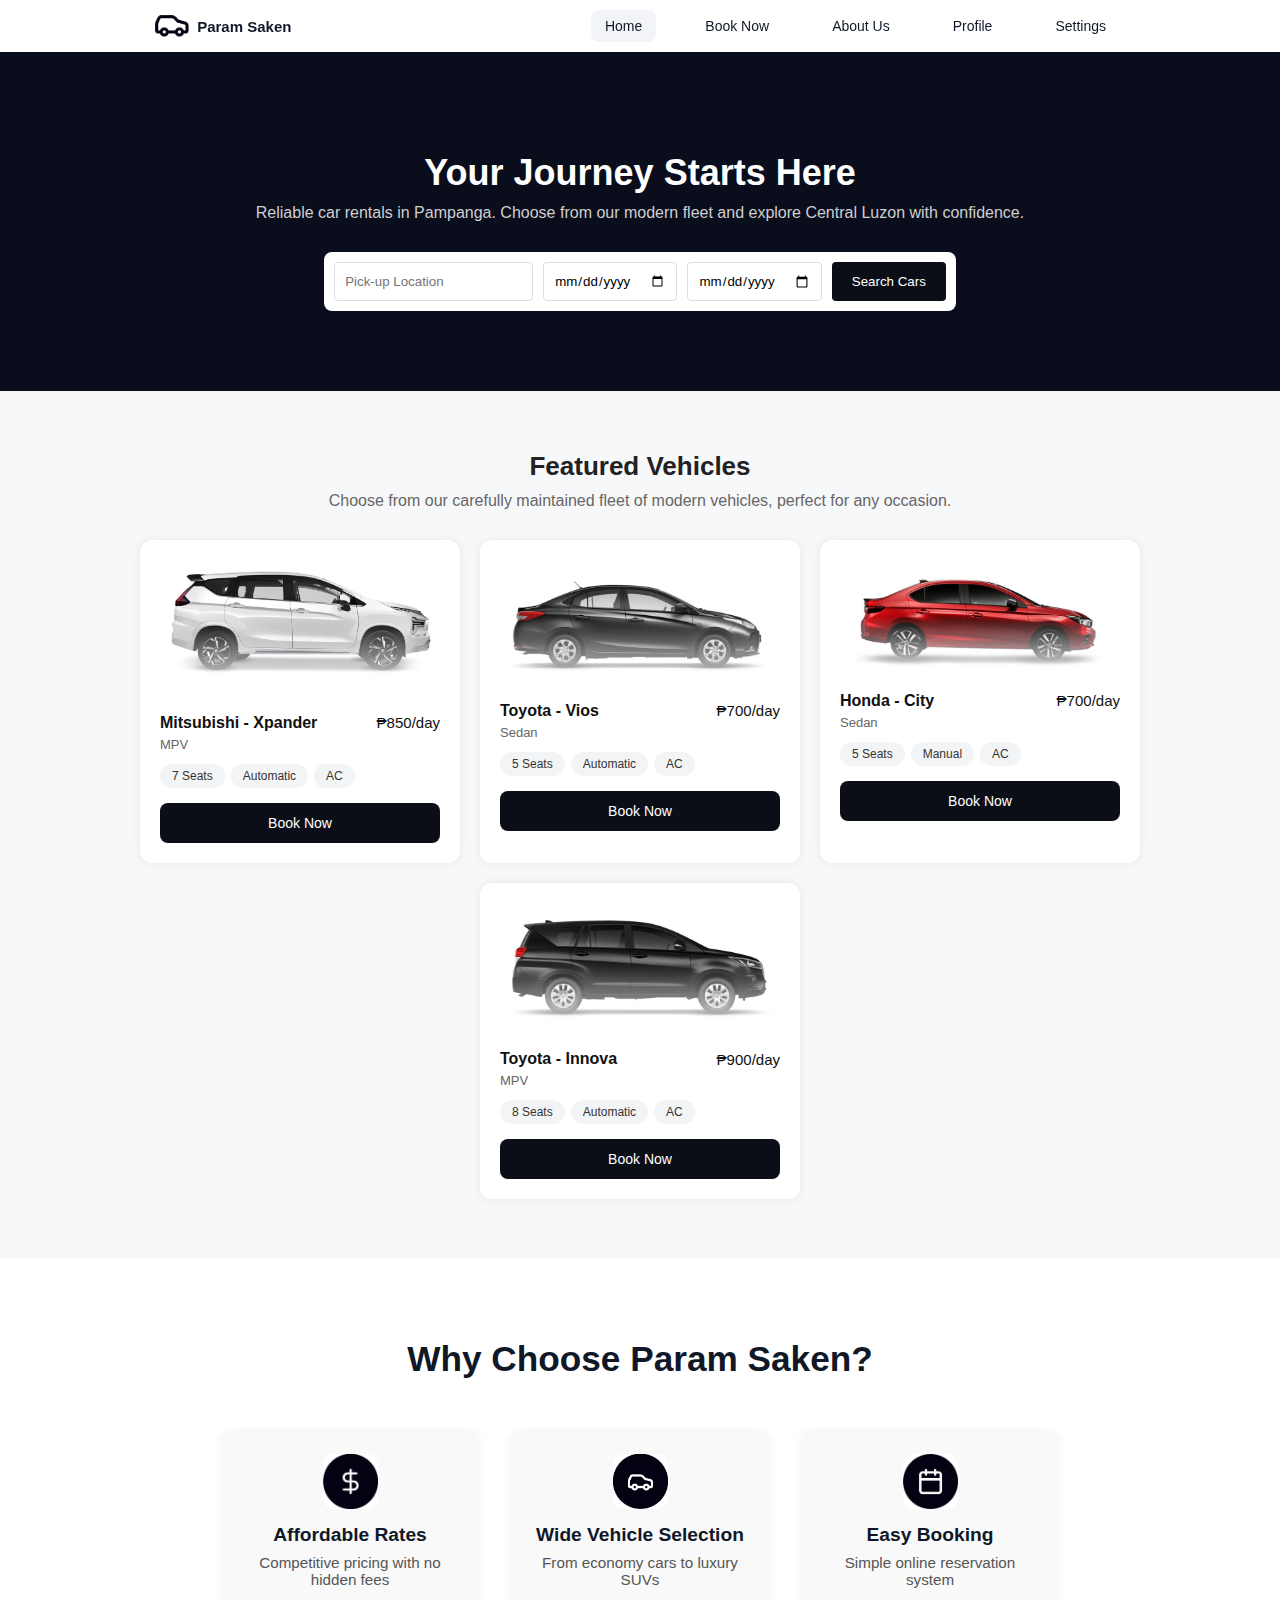
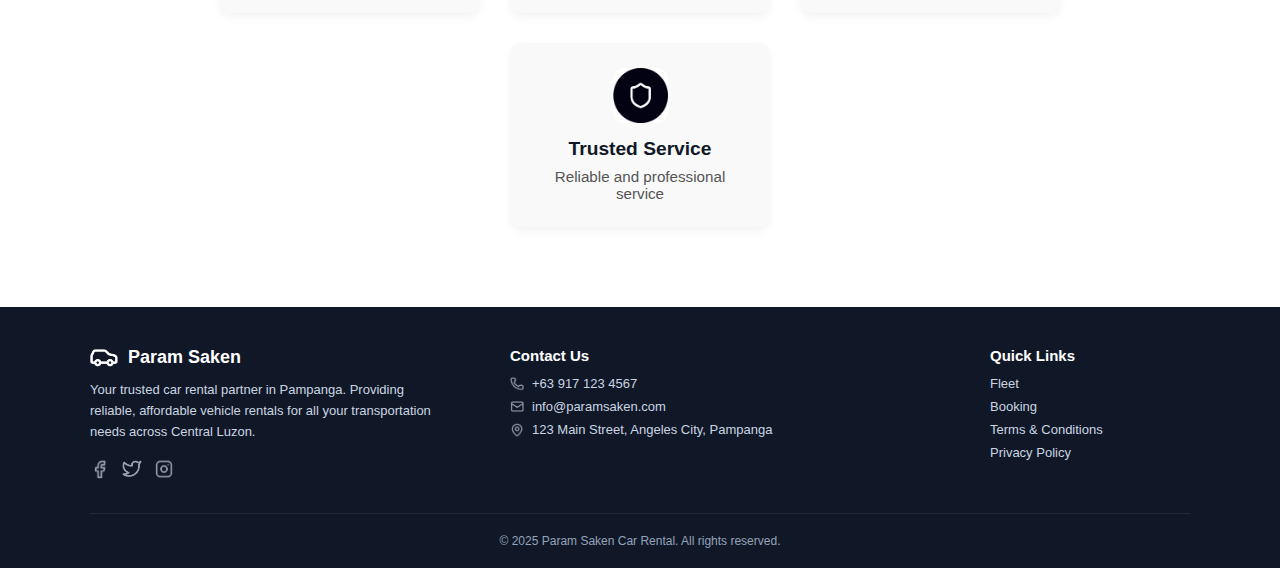
<file: index.html>
<!DOCTYPE html>
<html lang="en">
<head>
  <meta charset="UTF-8">
  <meta name="viewport" content="width=device-width, initial-scale=1.0">
  <title>Param Saken | Car Rentals</title>
  <link rel="stylesheet" href="style.css">
</head>
<body>
  <!-- Navbar -->

    <header class="navbar">
        <div class="logo">
            <img src="img/logoblacktransperent.png" alt="Param Saken Logo"> 
            <span>Param Saken</span>
        </div>
        <nav>
            <ul>
                <li><a href="index.html" class="active">Home</a></li>
                <li><a href="toyota.html">Book Now</a></li>
                <li><a href="about.html">About Us</a></li>
                <li><a href="profile.html">Profile</a></li>
                <li><a href="settings.html">Settings</a></li>
            </ul>
        </nav>
    </header>

    <div class="hamburger" id="hamburger">
  <span></span>
  <span></span>
  <span></span>
</div>


    


  <!-- Hero -->
  <section class="hero">
    <h1>Your Journey Starts Here</h1>
    <p>Reliable car rentals in Pampanga. Choose from our modern fleet and explore Central Luzon with confidence.</p>

    <div class="search-box">
      <input type="text" placeholder="Pick-up Location">
      <input type="date">
      <input type="date">
      <button>Search Cars</button>
    </div>
  </section>

  <!-- Featured Vehicles -->
  <section class="featured">
    <h2>Featured Vehicles</h2>
    <p>Choose from our carefully maintained fleet of modern vehicles, perfect for any occasion.</p>

    <div class="vehicle-list">
      
      <!-- Mitsubishi Xpander -->
      <div class="vehicle-card">
        <img src="img/XPANDER.jpg" alt="Mitsubishi Xpander">
        <div class="vehicle-header">
          <h3>Mitsubishi - Xpander</h3>
          <span class="price">₱850/day</span>
        </div>
        <p class="type">MPV</p>
        <div class="tags">
          <span>7 Seats</span>
          <span>Automatic</span>
          <span>AC</span>
        </div>
<a href="xpander.html" class="book-btn">Book Now</a>
      </div>

      <!-- Toyota Vios -->
      <div class="vehicle-card">
        <img src="img/TOYOTA VIOS.jpg" alt="Toyota Vios">
        <div class="vehicle-header">
          <h3>Toyota - Vios</h3>
          <span class="price">₱700/day</span>
        </div>
        <p class="type">Sedan</p>
        <div class="tags">
          <span>5 Seats</span>
          <span>Automatic</span>
          <span>AC</span>
        </div>
<a href="toyota.html" class="book-btn">Book Now</a>
      </div>

      <!-- Honda City -->
      <div class="vehicle-card">
        <img src="img/HONDACITY.jpg" alt="Honda City">
        <div class="vehicle-header">
          <h3>Honda - City</h3>
          <span class="price">₱700/day</span>
        </div>
        <p class="type">Sedan</p>
        <div class="tags">
          <span>5 Seats</span>
          <span>Manual</span>
          <span>AC</span>
        </div>
<a href="honda.html" class="book-btn">Book Now</a>
      </div>

      <!-- Toyota Innova -->
      <div class="vehicle-card">
        <img src="img/INNOVA.jpg" alt="Toyota Innova">
        <div class="vehicle-header">
          <h3>Toyota - Innova</h3>
          <span class="price">₱900/day</span>
        </div>
        <p class="type">MPV</p>
        <div class="tags">
          <span>8 Seats</span>
          <span>Automatic</span>
          <span>AC</span>
        </div>
<a href="innova.html" class="book-btn">Book Now</a>
      </div>

    </div>
  </section>

<!-- Why Choose (Home Page) -->
<section class="why-home">
  <h2>Why Choose Param Saken?</h2>
  <div class="features-home">
    <div class="feature-home">
      <img src="img/ratesabout.jpg" alt="Affordable Rates">
      <h4>Affordable Rates</h4>
      <p>Competitive pricing with no hidden fees</p>
    </div>
    <div class="feature-home">
      <img src="img/fleetindex.jpg" alt="Wide Vehicle Selection">
      <h4>Wide Vehicle Selection</h4>
      <p>From economy cars to luxury SUVs</p>
    </div>
    <div class="feature-home">
      <img src="img/bookingindex.jpg" alt="Easy Booking">
      <h4>Easy Booking</h4>
      <p>Simple online reservation system</p>
    </div>
    <div class="feature-home">
      <img src="img/serviceabout.jpg" alt="Trusted Service">
      <h4>Trusted Service</h4>
      <p>Reliable and professional service</p>
    </div>
  </div>
</section>

  <!-- Footer -->
<footer>
  <div class="footer-container">
    <!-- Left: Logo & About -->
    <div class="footer-about">
      <div class="footer-logo-text">
        <img src="img/logowhiteransparent.png" alt="Param Saken Logo" class="footer-logo">
        <span class="footer-brand">Param Saken</span>
      </div>
      <p>
        Your trusted car rental partner in Pampanga. Providing reliable, affordable vehicle rentals
        for all your transportation needs across Central Luzon.
      </p>
      <div class="footer-socials">
        <a href="#"><img src="img/fbfooter.png" alt="Facebook"></a>
        <a href="#"><img src="img/twitterfooter.png" alt="Twitter"></a>
        <a href="#"><img src="img/instagramfooter.png" alt="Instagram"></a>
      </div>
    </div>

    <!-- Center: Contact -->
    <div class="footer-contact">
      <h4>Contact Us</h4>
      <ul>
        <li><img src="img/contactfooter.png" alt="Phone"> +63 917 123 4567</li>
        <li><img src="img/inboxfooter.png" alt="Email"> info@paramsaken.com</li>
        <li><img src="img/locationfooter.png" alt="Location"> 123 Main Street, Angeles City, Pampanga</li>
      </ul>
    </div>

    <!-- Right: Links -->
    <div class="footer-links">
      <h4>Quick Links</h4>
      <ul>
        <li><a href="#">Fleet</a></li>
        <li><a href="#">Booking</a></li>
        <li><a href="#">Terms & Conditions</a></li>
        <li><a href="#">Privacy Policy</a></li>
      </ul>
    </div>
  </div>

  <div class="footer-bottom">
    <p>© 2025 Param Saken Car Rental. All rights reserved.</p>
  </div>
</footer>

</body>
</html>

<script>
  const hamburger = document.getElementById('hamburger');
  const menu = document.querySelector('.menu');

  hamburger.addEventListener('click', () => {
    menu.classList.toggle('active');
  });
</script>
</file>
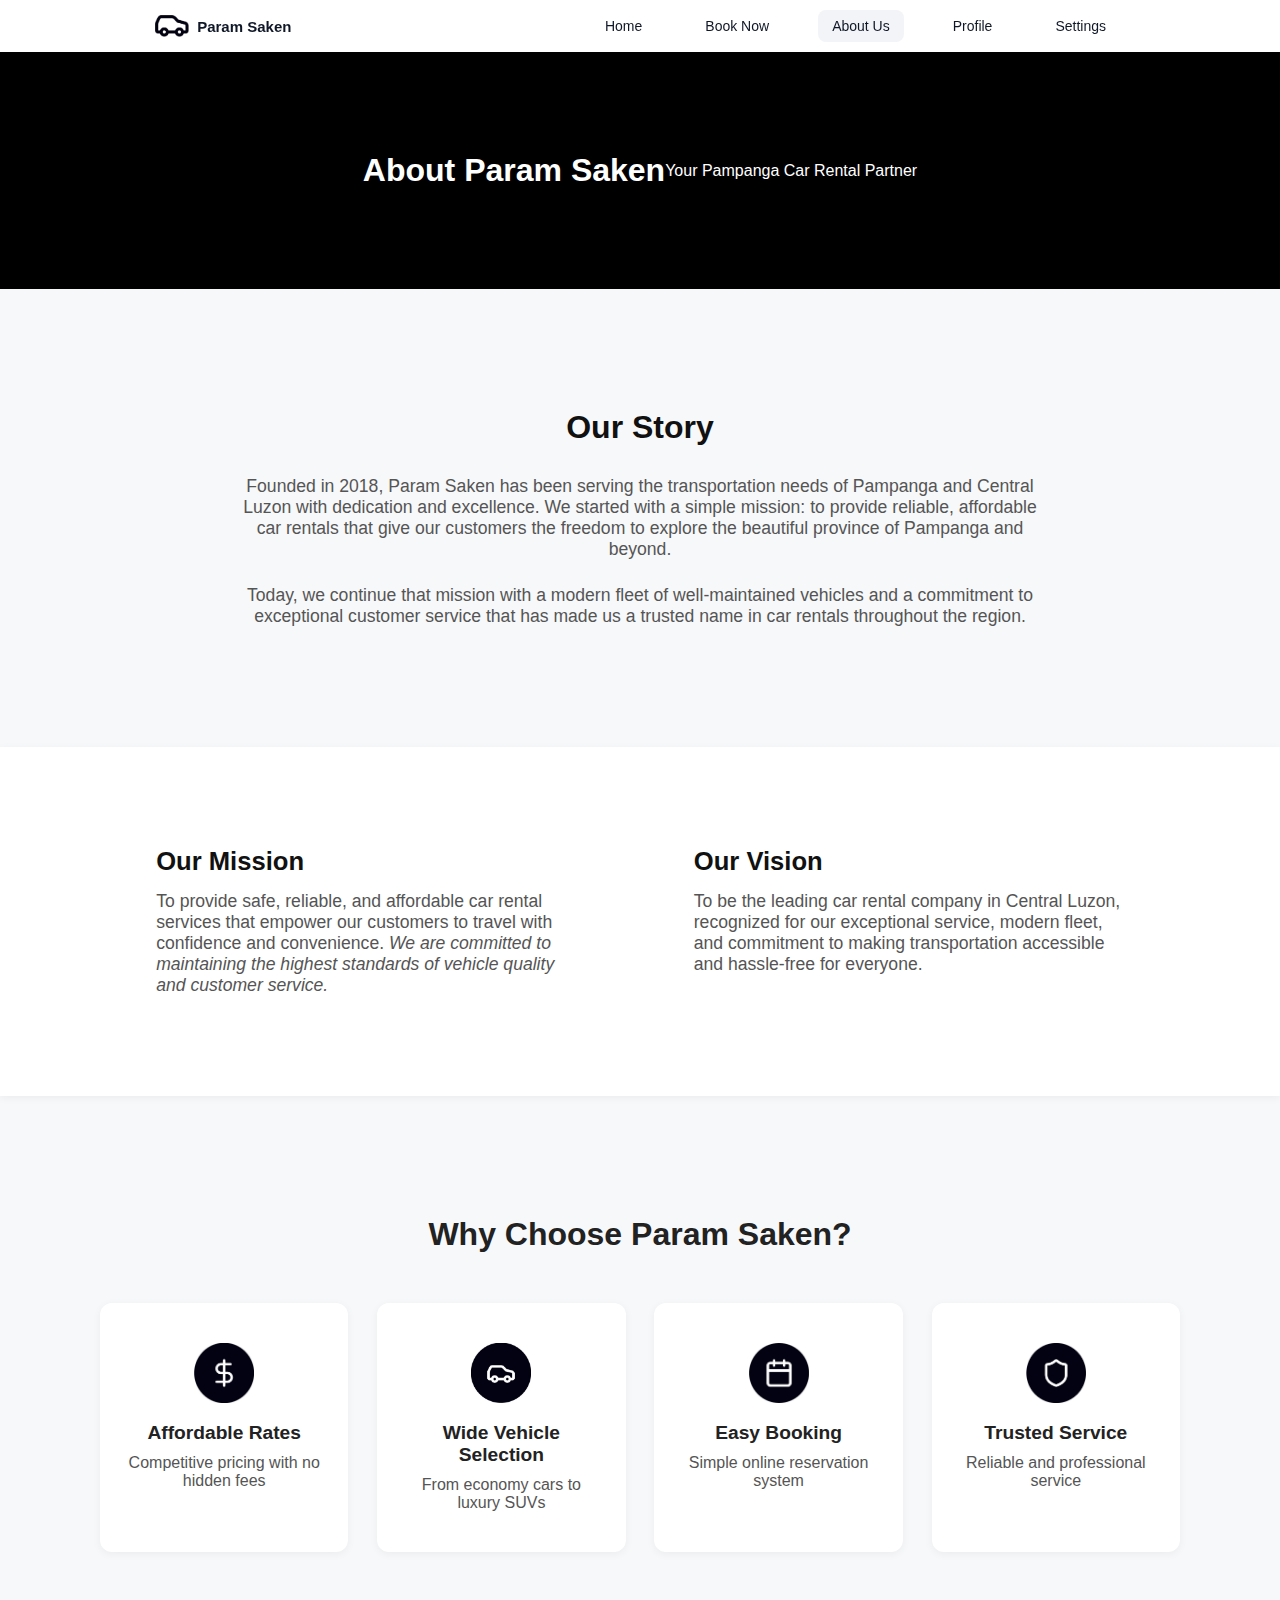
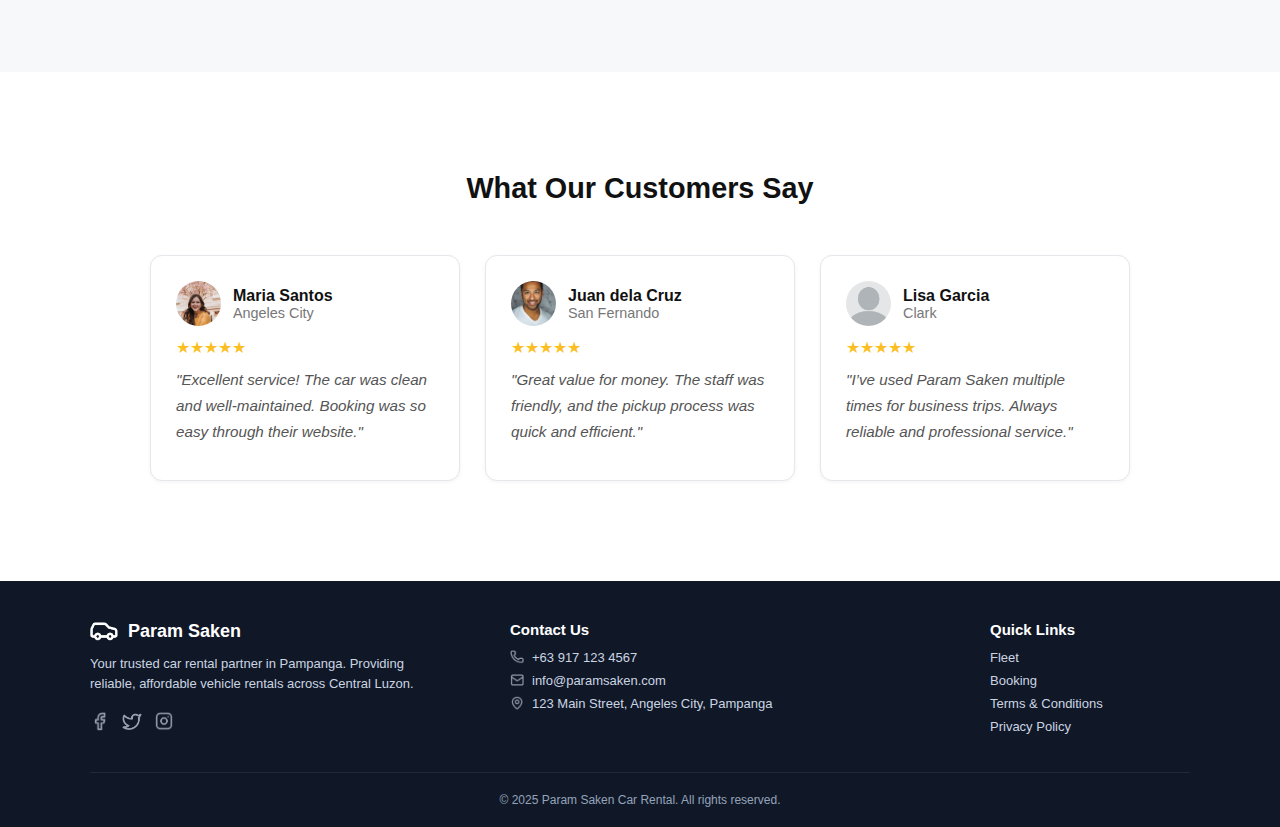
<file: about.html>
<!DOCTYPE html>
<html lang="en">
<head>
  <meta charset="UTF-8">
  <meta name="viewport" content="width=device-width, initial-scale=1.0">
  <title>About | Param Saken Car Rentals</title>
  <link rel="stylesheet" href="style.css">
</head>
<body>

  <!-- Navbar -->
  <header class="navbar">
    <div class="logo">
      <img src="img/logoblacktransperent.png" alt="Param Saken Logo">
      <span>Param Saken</span>
    </div>
    <nav>
      <ul>
        <li><a href="index.html">Home</a></li>
        <li><a href="#">Book Now</a></li>
        <li><a href="#" class="active">About Us</a></li>
        <li><a href="#">Profile</a></li>
        <li><a href="#">Settings</a></li>
      </ul>
    </nav>
  </header>

  <!-- About Header -->
  <section class="about-header">
    <h1>About Param Saken</h1>
    <p>Your Pampanga Car Rental Partner</p>
  </section>

  <!-- Our Story -->
  <section class="about-story">
    <h2>Our Story</h2>
    <p>
      Founded in 2018, Param Saken has been serving the transportation needs of Pampanga and Central Luzon with dedication and excellence. 
      We started with a simple mission: to provide reliable, affordable car rentals that give our customers the freedom to explore the beautiful province of Pampanga and beyond.
    </p>
    <p>
      Today, we continue that mission with a modern fleet of well-maintained vehicles and a commitment to exceptional customer service that has made us a trusted name in car rentals throughout the region.
    </p>
  </section>

  <!-- Mission & Vision -->
  <section class="mission-vision">
    <div class="mv-item">
      <h3>Our Mission</h3>
      <p>
        To provide safe, reliable, and affordable car rental services that empower our customers to travel with confidence and convenience. 
        <em>We are committed to maintaining the highest standards of vehicle quality and customer service.</em>
      </p>
    </div>
    <div class="mv-item">
      <h3>Our Vision</h3>
      <p>
        To be the leading car rental company in Central Luzon, recognized for our exceptional service, modern fleet, and commitment to making transportation accessible and hassle-free for everyone.
      </p>
    </div>
  </section>

  <!-- Why Choose -->
  <section class="why">
    <h2>Why Choose Param Saken?</h2>
    <div class="features">
      <div class="feature">
        <img src="img/ratesabout.jpg" alt="Affordable Rates">
        <h4>Affordable Rates</h4>
        <p>Competitive pricing with no hidden fees</p>
      </div>
      <div class="feature">
        <img src="img/fleetindex.jpg" alt="Wide Vehicle Selection">
        <h4>Wide Vehicle Selection</h4>
        <p>From economy cars to luxury SUVs</p>
      </div>
      <div class="feature">
        <img src="img/bookingindex.jpg" alt="Easy Booking">
        <h4>Easy Booking</h4>
        <p>Simple online reservation system</p>
      </div>
      <div class="feature">
        <img src="img/serviceabout.jpg" alt="Trusted Service">
        <h4>Trusted Service</h4>
        <p>Reliable and professional service</p>
      </div>
    </div>
  </section>

  <!-- Testimonials -->
<section class="testimonials">
  <h2>What Our Customers Say</h2>
  <div class="testimonial-list">
    <div class="testimonial">
      <div class="testimonial-header">
        <img src="img/lisa.jpg" alt="Maria Santos">
        <div>
          <h4>Maria Santos</h4>
          <p>Angeles City</p>
        </div>
      </div>
      <div class="stars">★★★★★</div>
      <p class="quote">"Excellent service! The car was clean and well-maintained. Booking was so easy through their website."</p>
    </div>

    <div class="testimonial">
      <div class="testimonial-header">
        <img src="img/juan.jpg" alt="Juan dela Cruz">
        <div>
          <h4>Juan dela Cruz</h4>
          <p>San Fernando</p>
        </div>
      </div>
      <div class="stars">★★★★★</div>
      <p class="quote">"Great value for money. The staff was friendly, and the pickup process was quick and efficient."</p>
    </div>

    <div class="testimonial">
      <div class="testimonial-header">
        <img src="img/mona.jpg" alt="Lisa Garcia">
        <div>
          <h4>Lisa Garcia</h4>
          <p>Clark</p>
        </div>
      </div>
      <div class="stars">★★★★★</div>
      <p class="quote">"I’ve used Param Saken multiple times for business trips. Always reliable and professional service."</p>
    </div>
  </div>
</section>


  <!-- Footer -->
  <footer>
    <div class="footer-container">
      <div class="footer-about">
        <div class="footer-logo-text">
          <img src="img/logowhiteransparent.png" alt="Param Saken Logo" class="footer-logo">
          <span class="footer-brand">Param Saken</span>
        </div>
        <p>Your trusted car rental partner in Pampanga. Providing reliable, affordable vehicle rentals across Central Luzon.</p>
        <div class="footer-socials">
          <a href="#"><img src="img/fbfooter.png" alt="Facebook"></a>
          <a href="#"><img src="img/twitterfooter.png" alt="Twitter"></a>
          <a href="#"><img src="img/instagramfooter.png" alt="Instagram"></a>
        </div>
      </div>

      <div class="footer-contact">
        <h4>Contact Us</h4>
        <ul>
          <li><img src="img/contactfooter.png" alt="Phone"> +63 917 123 4567</li>
          <li><img src="img/inboxfooter.png" alt="Email"> info@paramsaken.com</li>
          <li><img src="img/locationfooter.png" alt="Location"> 123 Main Street, Angeles City, Pampanga</li>
        </ul>
      </div>

      <div class="footer-links">
        <h4>Quick Links</h4>
        <ul>
          <li><a href="#">Fleet</a></li>
          <li><a href="#">Booking</a></li>
          <li><a href="#">Terms & Conditions</a></li>
          <li><a href="#">Privacy Policy</a></li>
        </ul>
      </div>
    </div>
    <div class="footer-bottom">
      <p>© 2025 Param Saken Car Rental. All rights reserved.</p>
    </div>
  </footer>

</body>
</html>
</file>
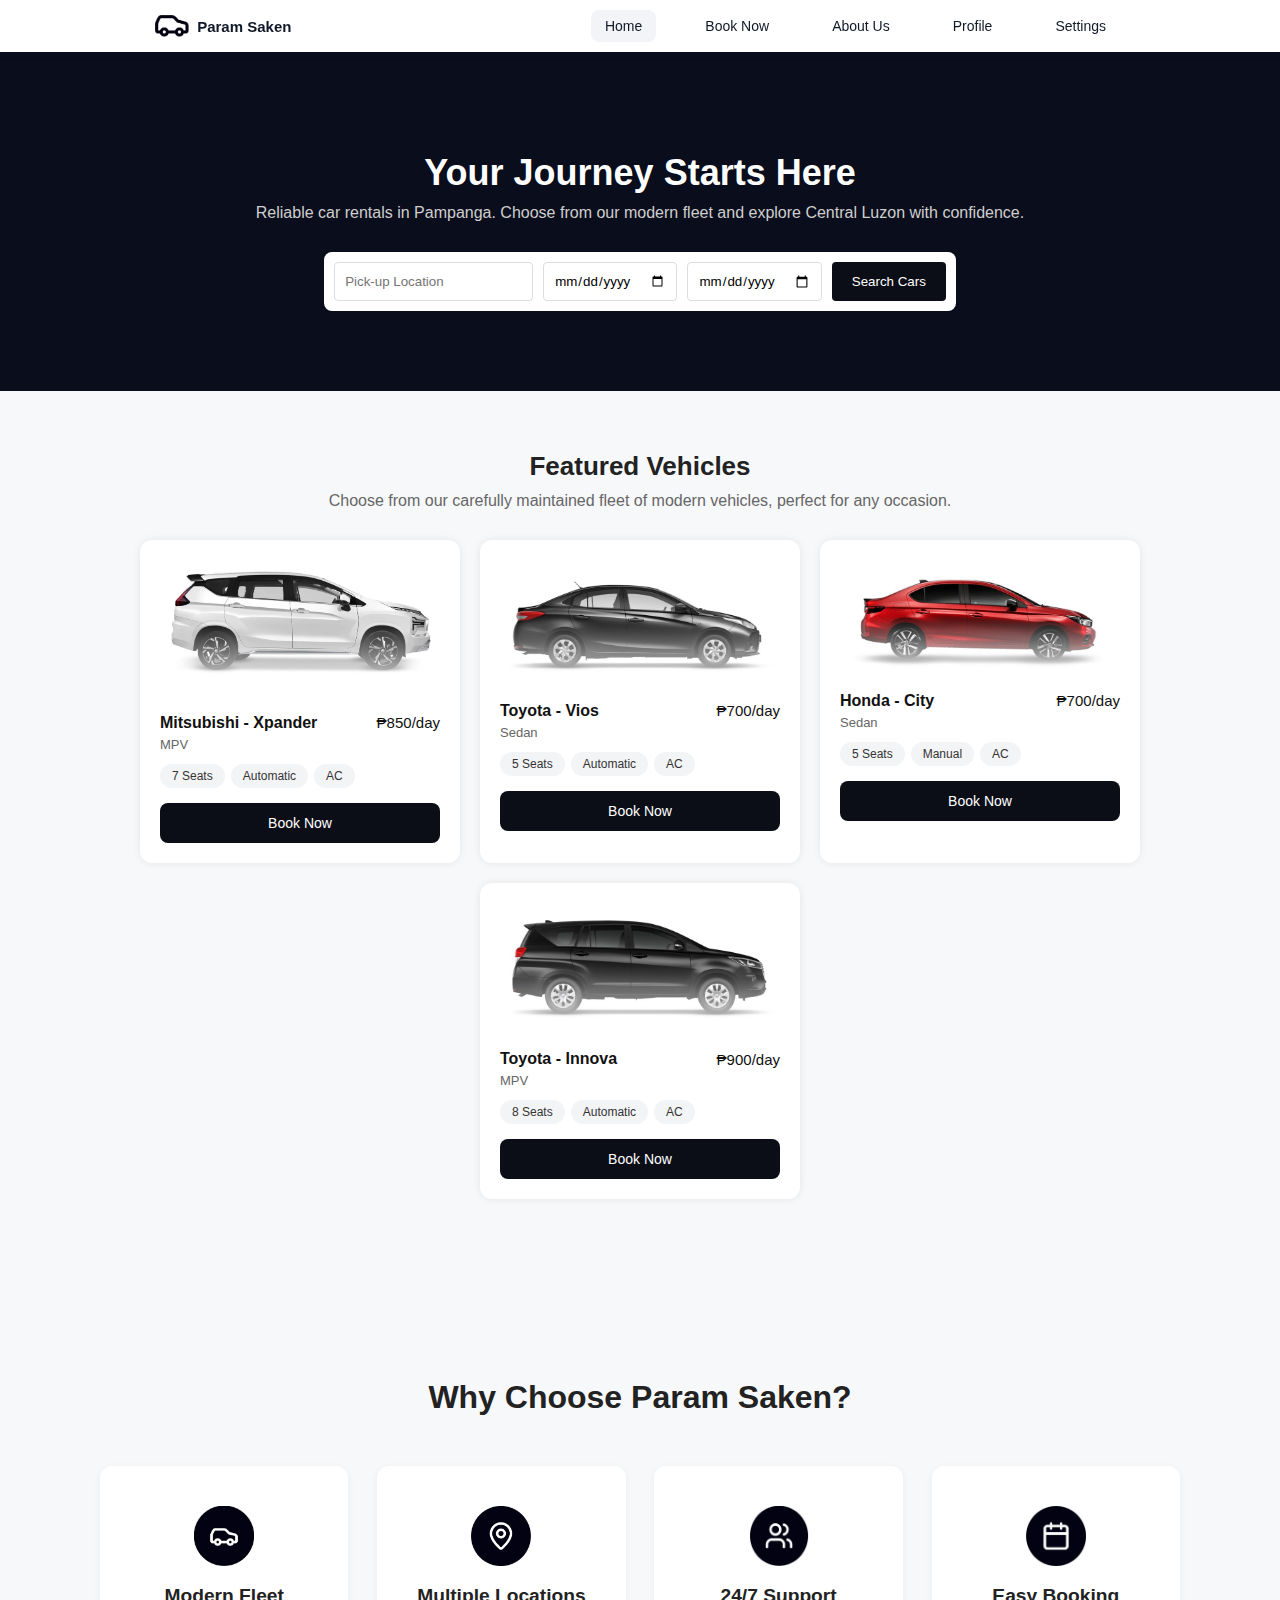
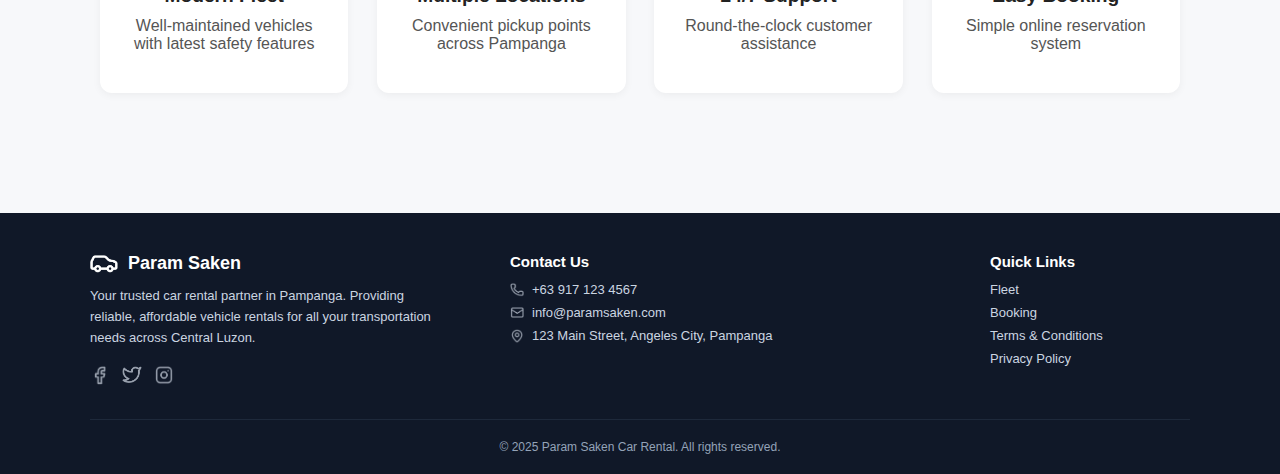
<file: home.html>
<!DOCTYPE html>
<html lang="en">
<head>
  <meta charset="UTF-8">
  <meta name="viewport" content="width=device-width, initial-scale=1.0">
  <title>Param Saken | Car Rentals</title>
  <link rel="stylesheet" href="style.css">
</head>
<body>
  <!-- Navbar -->
<header class="navbar">
  <div class="logo">
    <img src="img/logoblacktransperent.png" alt="Param Saken Logo">
    <span>Param Saken</span>
  </div>
  <nav>
    <ul>
      <li><a href="#" class="active">Home</a></li>
      <li><a href="#">Book Now</a></li>
      <li><a href="#">About Us</a></li>
      <li><a href="#">Profile</a></li>
      <li><a href="#">Settings</a></li>
    </ul>
  </nav>
</header>


  <!-- Hero -->
  <section class="hero">
    <h1>Your Journey Starts Here</h1>
    <p>Reliable car rentals in Pampanga. Choose from our modern fleet and explore Central Luzon with confidence.</p>

    <div class="search-box">
      <input type="text" placeholder="Pick-up Location">
      <input type="date">
      <input type="date">
      <button>Search Cars</button>
    </div>
  </section>

  <!-- Featured Vehicles -->
  <section class="featured">
    <h2>Featured Vehicles</h2>
    <p>Choose from our carefully maintained fleet of modern vehicles, perfect for any occasion.</p>

    <div class="vehicle-list">
      
      <!-- Mitsubishi Xpander -->
      <div class="vehicle-card">
        <img src="img/XPANDER.jpg" alt="Mitsubishi Xpander">
        <div class="vehicle-header">
          <h3>Mitsubishi - Xpander</h3>
          <span class="price">₱850/day</span>
        </div>
        <p class="type">MPV</p>
        <div class="tags">
          <span>7 Seats</span>
          <span>Automatic</span>
          <span>AC</span>
        </div>
        <button>Book Now</button>
      </div>

      <!-- Toyota Vios -->
      <div class="vehicle-card">
        <img src="img/TOYOTA VIOS.jpg" alt="Toyota Vios">
        <div class="vehicle-header">
          <h3>Toyota - Vios</h3>
          <span class="price">₱700/day</span>
        </div>
        <p class="type">Sedan</p>
        <div class="tags">
          <span>5 Seats</span>
          <span>Automatic</span>
          <span>AC</span>
        </div>
        <button>Book Now</button>
      </div>

      <!-- Honda City -->
      <div class="vehicle-card">
        <img src="img/HONDACITY.jpg" alt="Honda City">
        <div class="vehicle-header">
          <h3>Honda - City</h3>
          <span class="price">₱700/day</span>
        </div>
        <p class="type">Sedan</p>
        <div class="tags">
          <span>5 Seats</span>
          <span>Manual</span>
          <span>AC</span>
        </div>
        <button>Book Now</button>
      </div>

      <!-- Toyota Innova -->
      <div class="vehicle-card">
        <img src="img/INNOVA.jpg" alt="Toyota Innova">
        <div class="vehicle-header">
          <h3>Toyota - Innova</h3>
          <span class="price">₱900/day</span>
        </div>
        <p class="type">MPV</p>
        <div class="tags">
          <span>8 Seats</span>
          <span>Automatic</span>
          <span>AC</span>
        </div>
        <button>Book Now</button>
      </div>

    </div>
  </section>

  <!-- Why Choose -->
  <section class="why">
    <h2>Why Choose Param Saken?</h2>
    <div class="features">
      <div class="feature">
        <img src="img/fleetindex.jpg" alt="Modern Fleet">
        <h4>Modern Fleet</h4>
        <p>Well-maintained vehicles with latest safety features</p>
      </div>
      <div class="feature">
        <img src="img/indexlocations.jpg" alt="Multiple Locations">
        <h4>Multiple Locations</h4>
        <p>Convenient pickup points across Pampanga</p>
      </div>
      <div class="feature">
        <img src="img/supportindex.jpg" alt="24/7 Support">
        <h4>24/7 Support</h4>
        <p>Round-the-clock customer assistance</p>
      </div>
      <div class="feature">
        <img src="img/bookingindex.jpg" alt="Easy Booking">
        <h4>Easy Booking</h4>
        <p>Simple online reservation system</p>
      </div>
    </div>
  </section>

  <!-- Footer -->
<footer>
  <div class="footer-container">
    <!-- Left: Logo & About -->
    <div class="footer-about">
      <div class="footer-logo-text">
        <img src="img/logowhiteransparent.png" alt="Param Saken Logo" class="footer-logo">
        <span class="footer-brand">Param Saken</span>
      </div>
      <p>
        Your trusted car rental partner in Pampanga. Providing reliable, affordable vehicle rentals
        for all your transportation needs across Central Luzon.
      </p>
      <div class="footer-socials">
        <a href="#"><img src="img/fbfooter.png" alt="Facebook"></a>
        <a href="#"><img src="img/twitterfooter.png" alt="Twitter"></a>
        <a href="#"><img src="img/instagramfooter.png" alt="Instagram"></a>
      </div>
    </div>

    <!-- Center: Contact -->
    <div class="footer-contact">
      <h4>Contact Us</h4>
      <ul>
        <li><img src="img/contactfooter.png" alt="Phone"> +63 917 123 4567</li>
        <li><img src="img/inboxfooter.png" alt="Email"> info@paramsaken.com</li>
        <li><img src="img/locationfooter.png" alt="Location"> 123 Main Street, Angeles City, Pampanga</li>
      </ul>
    </div>

    <!-- Right: Links -->
    <div class="footer-links">
      <h4>Quick Links</h4>
      <ul>
        <li><a href="#">Fleet</a></li>
        <li><a href="#">Booking</a></li>
        <li><a href="#">Terms & Conditions</a></li>
        <li><a href="#">Privacy Policy</a></li>
      </ul>
    </div>
  </div>

  <div class="footer-bottom">
    <p>© 2025 Param Saken Car Rental. All rights reserved.</p>
  </div>
</footer>

</body>
</html>
</file>
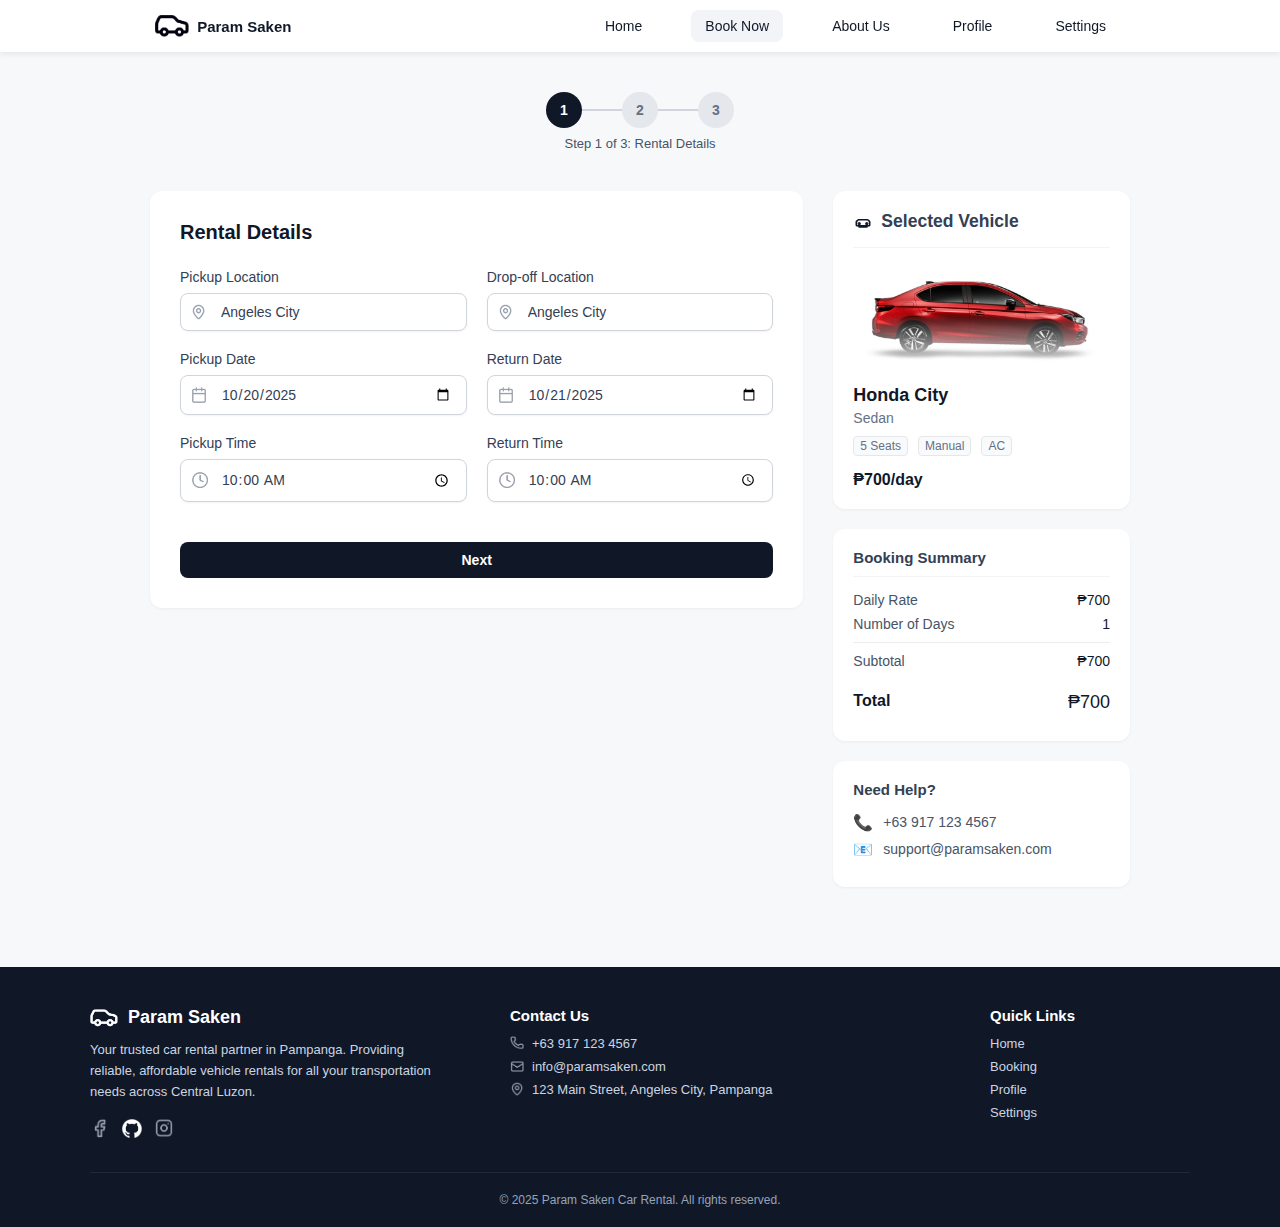
<file: honda.html>
<!DOCTYPE html>
<html lang="en">
<head>
    <meta charset="UTF-8">
    <meta name="viewport" content="width=device-width, initial-scale=1.0">
    <title>Book Rental | Param Saken Car Rentals</title>
    <link rel="stylesheet" href="bookings.css"> 
    <link rel="icon" type="image/png" href="img/favicon.png">
    <link href="https://fonts.googleapis.com/css2?family=Inter:wght@400;500;600;700&display=swap" rel="stylesheet">
</head>
<body>

    <header class="navbar">
        <div class="logo">
            <img src="img/logoblacktransperent.png" alt="Param Saken Logo"> 
            <span>Param Saken</span>
        </div>
        <nav>
            <ul>
                <li><a href="index.html">Home</a></li>
                <li><a href="hondacity.html" class="active">Book Now</a></li> 
                <li><a href="about.html">About Us</a></li>
                <li><a href="profile.html">Profile</a></li>
                <li><a href="settings.html">Settings</a></li>
            </ul>
        </nav>
    </header>

    <main class="booking-page">
        
        <div class="step-indicator-wrapper">
            <div class="step-indicator" id="stepIndicator">
                <div class="step step-active" id="stepCircle1">1</div> 
                
                <div class="step-line" id="stepLine1"></div>
                
                <div class="step" id="stepCircle2">2</div>
                
                <div class="step-line" id="stepLine2"></div>
                
                <div class="step" id="stepCircle3">3</div>
            </div>
            <p class="step-label" id="stepLabel">Step 1 of 3: Rental Details</p>
        </div>
        
        <div class="booking-content-container">
            
            <div class="rental-details-card">
                <h2 class="card-title">Rental Details</h2>
                
                <div id="step1">
                    <form action="#" method="post" class="rental-form">
                        
                        <div class="form-group-row">
                            <div class="form-group">
                                <label for="pickupLocation">Pickup Location</label>
                                <div class="input-icon-wrapper">
                                    <span class="input-icon location-icon"></span>
                                    <input type="text" id="pickupLocation" name="pickupLocation" value="Angeles City" class="input-text">
                                </div>
                            </div>
                            <div class="form-group">
                                <label for="dropoffLocation">Drop-off Location</label>
                                <div class="input-icon-wrapper">
                                    <span class="input-icon location-icon"></span>
                                    <input type="text" id="dropoffLocation" name="dropoffLocation" value="Angeles City" class="input-text">
                                </div>
                            </div>
                        </div>

                        <div class="form-group-row">
                            <div class="form-group">
                                <label for="pickupDate">Pickup Date</label>
                                <div class="input-icon-wrapper">
                                    <span class="input-icon calendar-icon"></span>
                                    <input type="date" id="pickupDate" name="pickupDate" value="2025-10-20" class="input-text">
                                </div>
                            </div>
                            <div class="form-group">
                                <label for="returnDate">Return Date</label>
                                <div class="input-icon-wrapper">
                                    <span class="input-icon calendar-icon"></span>
                                    <input type="date" id="returnDate" name="returnDate" value="2025-10-21" class="input-text">
                                </div>
                            </div>
                        </div>

                        <div class="form-group-row">
                            <div class="form-group">
                                <label for="pickupTime">Pickup Time</label>
                                <div class="input-icon-wrapper">
                                    <span class="input-icon time-icon"></span>
                                    <input type="time" id="pickupTime" name="pickupTime" value="10:00" class="input-text">
                                </div>
                            </div>
                            <div class="form-group">
                                <label for="returnTime">Return Time</label>
                                <div class="input-icon-wrapper">
                                    <span class="input-icon time-icon"></span>
                                    <input type="time" id="returnTime" name="returnTime" value="10:00" class="input-text">
                                </div>
                            </div>
                        </div>

                        <div class="form-group-full-width button-center-wrapper">
                            <button type="button" class="btn-next" onclick="nextStep()">Next</button>
                        </div>
                    </form>
                </div>

                <div id="step2" style="display: none;">
                    <form action="#" method="post" class="rental-form">
                        
                        <div class="form-group-row">
                            <div class="form-group">
                                <label for="firstName">First Name</label>
                                <input type="text" id="firstName" name="firstName" value="Juan" class="input-text">
                            </div>
                            <div class="form-group">
                                <label for="lastName">Last Name</label>
                                <input type="text" id="lastName" name="lastName" value="Dela Cruz" class="input-text">
                            </div>
                        </div>

                        <div class="form-group-row">
                            <div class="form-group">
                                <label for="email">Email Address</label>
                                <input type="email" id="email" name="email" value="juan@email.com" class="input-text">
                            </div>
                            <div class="form-group">
                                <label for="phone">Phone Number</label>
                                <input type="tel" id="phone" name="phone" value="+63 917 123 4567" class="input-text">
                            </div>
                        </div>

                        <div class="form-group-row">
                            <div class="form-group" style="flex: none; width: 100%;">
                                <label for="license">Driver's License Number</label>
                                <input type="text" id="license" name="license" value="N01-12-123456" class="input-text">
                            </div>
                        </div>

                        <div class="form-group-row">
                            <div class="form-group" style="flex: none; width: 100%;">
                                <label for="address">Complete Address:</label>
                                <input type="text" id="address" name="address" value="123 Main Street, Angeles City, Pampanga" class="input-text">
                            </div>
                        </div>

                        <div class="form-group-row" style="justify-content: space-between; margin-top: 10px;">
                            <button type="button" class="btn-previous" onclick="prevStep()">Previous</button>
                            <button type="button" class="btn-next" onclick="nextStep()">Next</button> 
                        </div>
                    </form>
                </div>

                <div id="step3" style="display: none;">
                    <form action="#" method="post" class="rental-form">
                        <h3 class="payment-card-title">Payment Method</h3>

                        <div class="payment-methods-group">
                            <label class="payment-option">
                                <input type="radio" name="paymentMethod" value="card" checked onchange="togglePaymentDetails()">
                                <div class="option-content">
                                    <span class="option-radio-dot"></span>
                                    <div class="option-details">
                                        <h4>Credit/Debit Card</h4>
                                        <p>Visa, Mastercard, JCB</p>
                                    </div>
                                    <img src="img/card-icons.png" alt="Card Icons" class="payment-icon-small">
                                </div>
                            </label>

                            <label class="payment-option">
                                <input type="radio" name="paymentMethod" value="gcash" onchange="togglePaymentDetails()">
                                <div class="option-content">
                                    <span class="option-radio-dot"></span>
                                    <div class="option-details">
                                        <h4>GCash</h4>
                                        <p>Pay with your GCash wallet</p>
                                    </div>
                                    <img src="img/gcash-logo.png" alt="GCash" class="payment-icon-small"> 
                                </div>
                            </label>

                            <label class="payment-option">
                                <input type="radio" name="paymentMethod" value="paymaya" onchange="togglePaymentDetails()">
                                <div class="option-content">
                                    <span class="option-radio-dot"></span>
                                    <div class="option-details">
                                        <h4>PayMaya</h4>
                                        <p>Pay with your PayMaya account</p>
                                    </div>
                                    <img src="img/paymaya-logo.png" alt="PayMaya" class="payment-icon-small">
                                </div>
                            </label>

                            <label class="payment-option">
                                <input type="radio" name="paymentMethod" value="banktransfer" onchange="togglePaymentDetails()">
                                <div class="option-content">
                                    <span class="option-radio-dot"></span>
                                    <div class="option-details">
                                        <h4>Bank Transfer</h4>
                                        <p>Direct bank transfer</p>
                                    </div>
                                    <img src="img/bank-logo.png" alt="Bank Transfer" class="payment-icon-small">
                                </div>
                            </label>
                        </div>
                        
                        <div class="card-details-section" id="cardDetailsSection">
                            <h3 class="payment-card-title">Card Details</h3>
                            
                            <div class="card-input-group">
                                <div class="form-group-full-width">
                                    <label for="cardNumber">Card Number</label>
                                    <input type="text" id="cardNumber" name="cardNumber" placeholder="1234 5678 9012 3456" class="input-text">
                                </div>
                                <div class="form-group-row">
                                    <div class="form-group">
                                        <label for="expiryDate">Expiry Date</label>
                                        <input type="text" id="expiryDate" name="expiryDate" placeholder="MM/YY" class="input-text">
                                    </div>
                                    <div class="form-group">
                                        <label for="cvv">CVV</label>
                                        <input type="text" id="cvv" name="cvv" placeholder="123" class="input-text">
                                    </div>
                                </div>
                                <div class="form-group-full-width">
                                    <label for="cardName">Name on Card</label>
                                    <input type="text" id="cardName" name="cardName" value="Juan Dela Cruz" class="input-text">
                                </div>
                            </div>
                        </div>

                        <div class="e-wallet-details-section" id="eWalletDetailsSection" style="display: none;">
                            <h3 class="payment-card-title" id="eWalletTitle">GCash Payment</h3>
                            
                            <div class="card-input-group">
                                <div class="form-group-full-width">
                                    <label for="mobileNumber">Mobile Number</label>
                                    <div class="input-icon-wrapper">
                                        <span class="input-icon phone-icon"></span>
                                        <input type="text" id="mobileNumber" name="mobileNumber" placeholder="+63 917 123 4567" class="input-text input-disabled" disabled>
                                    </div>
                                </div>
                            </div>
                        </div>

                        <div class="form-group-row" style="justify-content: space-between; margin-top: 30px;">
                            <button type="button" class="btn-previous" onclick="prevStep()">Previous</button>
                            <button type="submit" class="btn-complete-booking">Complete Booking</button> 
                        </div>
                    </form>
                </div>
            </div>

            <div class="sidebar-content">
                <div class="selected-vehicle-card">
                    <div class="card-header-vehicle">
                        <svg class="icon-car-svg" viewBox="0 0 24 24" fill="none" xmlns="http://www.w3.org/2000/svg">
                            <path d="M7 16V17C7 17.5523 7.44772 18 8 18H16C16.5523 18 17 17.5523 17 17V16M19 16.5H5C4.44772 16.5 4 16.0523 4 15.5V11.875C4 11.6449 4.08984 11.4243 4.24835 11.2658L5.95251 9.56165C6.11102 9.40314 6.33157 9.3132 6.56165 9.3132H17.4384C17.6684 9.3132 17.889 9.40314 18.0475 9.56165L19.7517 11.2658C19.9102 11.4243 20 11.6449 20 11.875V15.5C20 16.0523 19.5523 16.5 19 16.5Z" stroke="#101828" stroke-width="2" stroke-linecap="round" stroke-linejoin="round"/>
                            <circle cx="7.5" cy="14" r="1.5" fill="#101828"/>
                            <circle cx="16.5" cy="14" r="1.5" fill="#101828"/>
                        </svg>
                        <h3>Selected Vehicle</h3>
                    </div>
                    <div class="vehicle-details">
                        <img src="img/HONDACITY.jpg" alt="Honda City" class="vehicle-image"> 
                        <div class="vehicle-info">
                            <h4>Honda City</h4>
                            <p class="vehicle-type">Sedan</p>
                            <div class="vehicle-specs-compact">
                                <span>5 Seats</span> 
                                <span>Manual</span>
                                <span>AC</span>
                            </div>
                            <p class="vehicle-price">₱700/day</p> 
                        </div>
                    </div>
                </div>
                
                <div class="booking-summary-card">
                    <h4 class="card-title-summary">Booking Summary</h4>
                    <div class="summary-line">
                        <span>Daily Rate</span>
                        <span>₱700</span> 
                    </div>
                    <div class="summary-line">
                        <span>Number of Days</span>
                        <span>1</span>
                    </div>
                    <div class="summary-line subtotal-line">
                        <span>Subtotal</span>
                        <span>₱700</span> 
                    </div>
                    <div class="summary-line total-line">
                        <span>Total</span>
                        <span class="price-total">₱700</span> 
                    </div>
                </div>

                <div class="need-help-card">
                    <h4 class="card-title-help">Need Help?</h4>
                    <div class="contact-line">
                        <span class="icon-phone">📞</span>
                        <span>+63 917 123 4567</span>
                    </div>
                    <div class="contact-line">
                        <span class="icon-mail">📧</span>
                        <span>support@paramsaken.com</span>
                    </div>
                </div>
            </div>
        </div>
    </main>

  <!-- Footer -->
<footer>
  <div class="footer-container">
    <!-- Left: Logo & About -->
    <div class="footer-about">
      <div class="footer-logo-text">
        <img src="img/logowhiteransparent.png" alt="Param Saken Logo" class="footer-logo">
        <span class="footer-brand">Param Saken</span>
      </div>
      <p>
        Your trusted car rental partner in Pampanga. Providing reliable, affordable vehicle rentals
        for all your transportation needs across Central Luzon.
      </p>
      <div class="footer-socials">
        <a href="https://www.facebook.com/christructure" target = "_blank" ><img src="img/fbfooter.png" alt="Facebook"></a>
        <a href="https://github.com/ClarkManguera" target = "_blank" ><img src="img/githublogo.png" alt="Twitter"></a>
        <a href="https://www.instagram.com/christructure" target = "_blank" ><img src="img/instagramfooter.png" alt="Instagram"></a>
      </div>
    </div>

    <!-- Center: Contact -->
    <div class="footer-contact">
      <h4>Contact Us</h4>
      <ul>
        <li><img src="img/contactfooter.png" alt="Phone"> +63 917 123 4567</li>
        <li><img src="img/inboxfooter.png" alt="Email"> info@paramsaken.com</li>
        <li><img src="img/locationfooter.png" alt="Location"> 123 Main Street, Angeles City, Pampanga</li>
      </ul>
    </div>

    <!-- Right: Links -->
    <div class="footer-links">
      <h4>Quick Links</h4>
      <ul>
        <li><a href="index.html">Home</a></li>
        <li><a href="toyota.html">Booking</a></li>
        <li><a href="profile.html">Profile</a></li>
        <li><a href="settings.html">Settings</a></li>
      </ul>
    </div>
  </div>

  <div class="footer-bottom">
    <p>© 2025 Param Saken Car Rental. All rights reserved.</p>
  </div>
</footer>
    
    <div id="confirmationModal" class="modal-overlay">
        <div class="modal-content">
            <span class="modal-close-btn" onclick="closeModal()">&times;</span>
            <div class="confirmation-message">
                <div class="check-icon-circle">
                    <svg viewBox="0 0 24 24" fill="none" xmlns="http://www.w3.org/2000/svg">
                        <path d="M20 7L9 18L4 13" stroke="white" stroke-width="2.5" stroke-linecap="round" stroke-linejoin="round"/>
                    </svg>
                </div>
                <h3>Booking confirmed successfully!</h3>
                <p>Your Honda City has been reserved. Booking reference: **#PS684028**</p> 
            </div>
            <button class="btn-modal-done" onclick="closeModal()">Done</button>
        </div>
    </div>


    <script>
        let currentStep = 1; // Track the current active step

        // Helper function to update the step indicator based on the current step number
        function updateStepIndicator(stepNumber) {
            currentStep = stepNumber; // Update global currentStep
            const totalSteps = 3;
            const labels = [
                'Step 1 of 3: Rental Details',
                'Step 2 of 3: Customer Details',
                'Step 3 of 3: Payment Confirmation'
            ];

            // Update Label
            document.getElementById('stepLabel').innerText = labels[currentStep - 1];

            // Update Circles and Lines
            for (let i = 1; i <= totalSteps; i++) {
                const circle = document.getElementById(`stepCircle${i}`);
                const line = document.getElementById(`stepLine${i}`); 

                // 1. Reset Classes
                circle.classList.remove('step-active', 'step-completed');
                if (line) {
                    line.classList.remove('step-line-completed');
                }

                // 2. Apply New Classes
                if (i === currentStep) {
                    // Current Step
                    circle.classList.add('step-active');
                } else if (i < currentStep) {
                    // Completed Step
                    circle.classList.add('step-completed');
                }

                // 3. Apply Completed Line Style
                if (i < currentStep && line) {
                    line.classList.add('step-line-completed');
                }
            }
        }

        function nextStep() {
            // Basic validation check (can be expanded)

            if (currentStep === 1) {
                document.getElementById('step1').style.display = 'none';
                document.getElementById('step2').style.display = 'block';
                updateStepIndicator(2);
            } else if (currentStep === 2) {
                document.getElementById('step2').style.display = 'none';
                document.getElementById('step3').style.display = 'block';
                updateStepIndicator(3);
                // Ensure payment details are toggled correctly when entering step 3
                togglePaymentDetails(); 
            }
        }

        function prevStep() {
            if (currentStep === 2) {
                document.getElementById('step2').style.display = 'none';
                document.getElementById('step1').style.display = 'block';
                updateStepIndicator(1);
            } else if (currentStep === 3) {
                document.getElementById('step3').style.display = 'none';
                document.getElementById('step2').style.display = 'block';
                updateStepIndicator(2);
            }
        }

        // Function to toggle card details or e-wallet details section
        function togglePaymentDetails() {
            const cardSection = document.getElementById('cardDetailsSection');
            const eWalletSection = document.getElementById('eWalletDetailsSection');
            const eWalletTitle = document.getElementById('eWalletTitle');
            const mobileNumberInput = document.getElementById('mobileNumber');
            
            const paymentMethod = document.querySelector('input[name="paymentMethod"]:checked').value;
            
            const cardInputs = cardSection.querySelectorAll('input');

            // --- Logic to handle visibility and input state ---

            if (paymentMethod === 'card') {
                // Show Card Details, Hide E-Wallet
                cardSection.style.display = 'block';
                eWalletSection.style.display = 'none';
                
                // Enable Card Inputs
                cardInputs.forEach(input => {
                    input.disabled = false;
                    input.classList.remove('input-disabled');
                });
                // Disable E-Wallet Input
                mobileNumberInput.disabled = true;
                mobileNumberInput.classList.add('input-disabled');

            } else if (paymentMethod === 'gcash' || paymentMethod === 'paymaya') {
                // Show E-Wallet, Hide Card Details
                cardSection.style.display = 'none';
                eWalletSection.style.display = 'block';
                
                // Update title based on selection
                eWalletTitle.innerText = (paymentMethod === 'gcash') ? 'GCash Payment' : 'PayMaya Payment';

                // Disable Card Inputs
                cardInputs.forEach(input => {
                    input.disabled = true;
                    input.classList.add('input-disabled');
                });
                // Enable E-Wallet Input
                mobileNumberInput.disabled = false;
                mobileNumberInput.classList.remove('input-disabled');

            } else { // banktransfer
                // Hide both detailed sections
                cardSection.style.display = 'none';
                eWalletSection.style.display = 'none';
                
                // Disable all inputs
                cardInputs.forEach(input => {
                    input.disabled = true;
                    input.classList.add('input-disabled');
                });
                mobileNumberInput.disabled = true;
                mobileNumberInput.classList.add('input-disabled');
            }
        }
        
        // --- MODAL FUNCTIONS ---

        // Function to show the modal (called on form submission)
        function showModal(event) {
            // Prevent the default form submission (which would refresh the page)
            event.preventDefault(); 
            
            document.getElementById('confirmationModal').style.display = 'block';
        }

        // Function to close the modal
        function closeModal() {
            document.getElementById('confirmationModal').style.display = 'none';
            
            // Optional: Redirect the user or reset the booking form here
            // window.location.href = 'index.html'; 
        }

        // Close the modal if the user clicks anywhere outside of it
        window.onclick = function(event) {
            const modal = document.getElementById('confirmationModal');
            if (event.target === modal) {
                closeModal();
            }
        }


        // Initialize the indicator and attach submit handler on page load
        document.addEventListener('DOMContentLoaded', () => {
            updateStepIndicator(1);
            
            // Get the form inside step 3 and attach the new submit handler
            const step3Form = document.getElementById('step3').querySelector('.rental-form');
            step3Form.addEventListener('submit', showModal);

            // Set the initial state of payment details
            togglePaymentDetails();
        });
    </script>
</body>
</html>
</file>
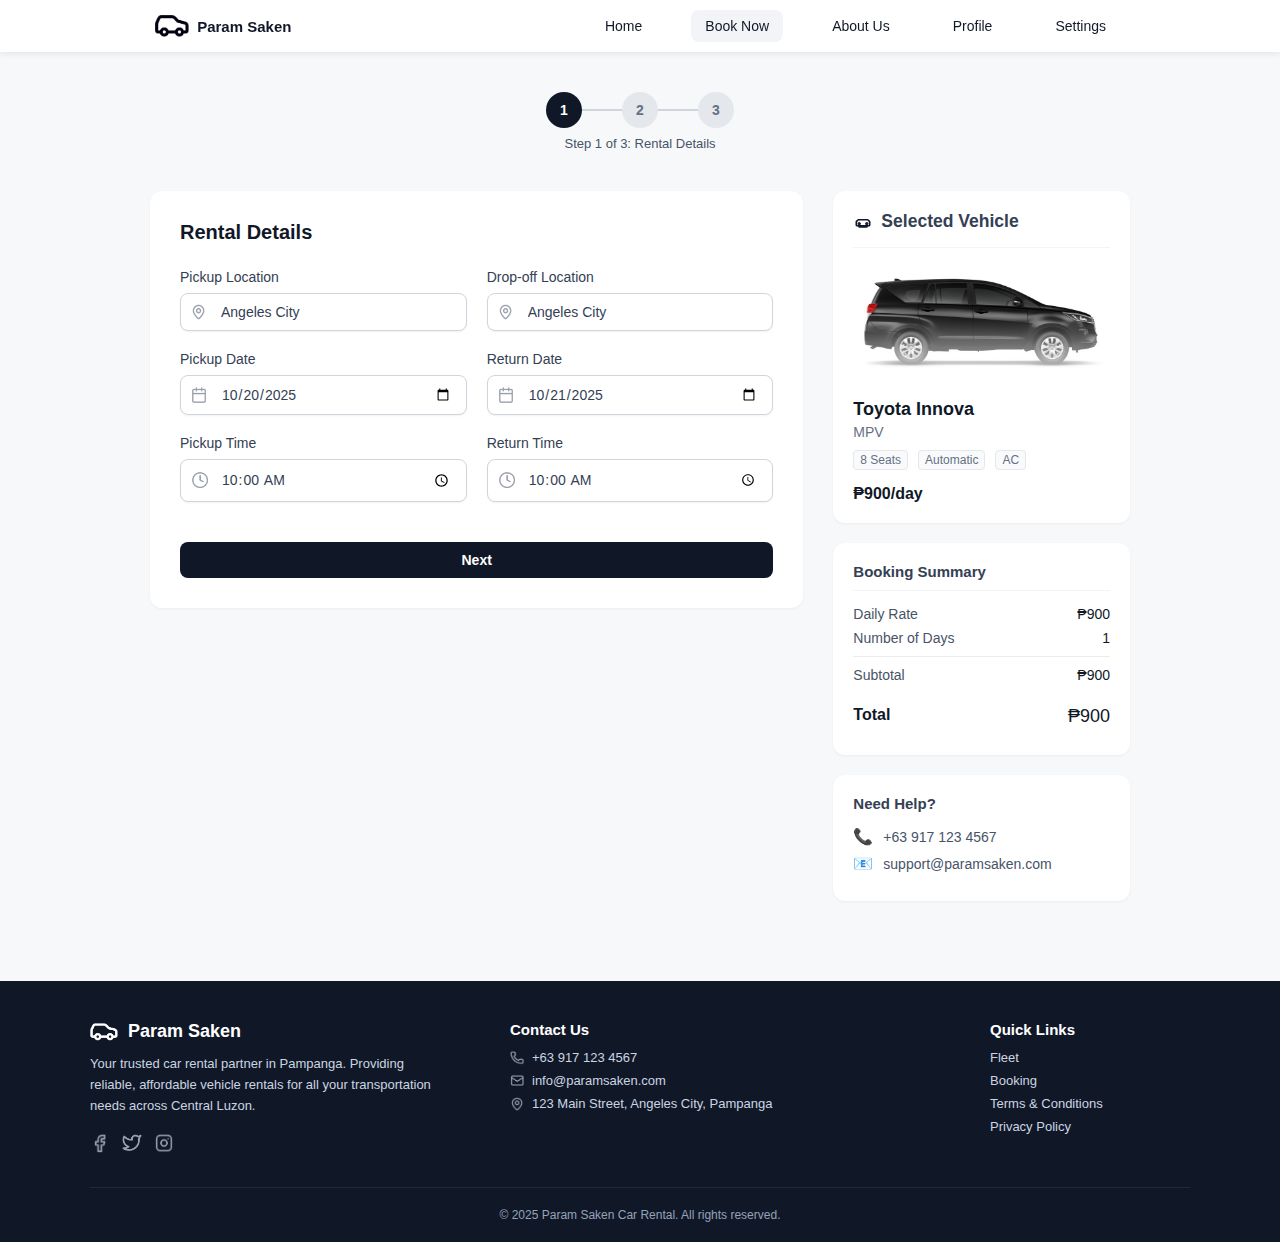
<file: innova.html>
<!DOCTYPE html>
<html lang="en">
<head>
    <meta charset="UTF-8">
    <meta name="viewport" content="width=device-width, initial-scale=1.0">
    <title>Param Saken - Book Rental (Toyota Innova)</title>
    <link rel="stylesheet" href="bookings.css"> 
    <link href="https://fonts.googleapis.com/css2?family=Inter:wght@400;500;600;700&display=swap" rel="stylesheet">
</head>
<body>

    <header class="navbar">
        <div class="logo">
            <img src="img/logoblacktransperent.png" alt="Param Saken Logo"> 
            <span>Param Saken</span>
        </div>
        <nav>
            <ul>
                <li><a href="index.html">Home</a></li>
                <li><a href="innova.html" class="active">Book Now</a></li> 
                <li><a href="about.html">About Us</a></li>
                <li><a href="profile.html">Profile</a></li>
                <li><a href="settings.html">Settings</a></li>
            </ul>
        </nav>
    </header>

    <main class="booking-page">
        
        <div class="step-indicator-wrapper">
            <div class="step-indicator" id="stepIndicator">
                <div class="step step-active" id="stepCircle1">1</div> 
                
                <div class="step-line" id="stepLine1"></div>
                
                <div class="step" id="stepCircle2">2</div>
                
                <div class="step-line" id="stepLine2"></div>
                
                <div class="step" id="stepCircle3">3</div>
            </div>
            <p class="step-label" id="stepLabel">Step 1 of 3: Rental Details</p>
        </div>
        
        <div class="booking-content-container">
            
            <div class="rental-details-card">
                <h2 class="card-title">Rental Details</h2>
                
                <div id="step1">
                    <form action="#" method="post" class="rental-form">
                        
                        <div class="form-group-row">
                            <div class="form-group">
                                <label for="pickupLocation">Pickup Location</label>
                                <div class="input-icon-wrapper">
                                    <span class="input-icon location-icon"></span>
                                    <input type="text" id="pickupLocation" name="pickupLocation" value="Angeles City" class="input-text">
                                </div>
                            </div>
                            <div class="form-group">
                                <label for="dropoffLocation">Drop-off Location</label>
                                <div class="input-icon-wrapper">
                                    <span class="input-icon location-icon"></span>
                                    <input type="text" id="dropoffLocation" name="dropoffLocation" value="Angeles City" class="input-text">
                                </div>
                            </div>
                        </div>

                        <div class="form-group-row">
                            <div class="form-group">
                                <label for="pickupDate">Pickup Date</label>
                                <div class="input-icon-wrapper">
                                    <span class="input-icon calendar-icon"></span>
                                    <input type="date" id="pickupDate" name="pickupDate" value="2025-10-20" class="input-text">
                                </div>
                            </div>
                            <div class="form-group">
                                <label for="returnDate">Return Date</label>
                                <div class="input-icon-wrapper">
                                    <span class="input-icon calendar-icon"></span>
                                    <input type="date" id="returnDate" name="returnDate" value="2025-10-21" class="input-text">
                                </div>
                            </div>
                        </div>

                        <div class="form-group-row">
                            <div class="form-group">
                                <label for="pickupTime">Pickup Time</label>
                                <div class="input-icon-wrapper">
                                    <span class="input-icon time-icon"></span>
                                    <input type="time" id="pickupTime" name="pickupTime" value="10:00" class="input-text">
                                </div>
                            </div>
                            <div class="form-group">
                                <label for="returnTime">Return Time</label>
                                <div class="input-icon-wrapper">
                                    <span class="input-icon time-icon"></span>
                                    <input type="time" id="returnTime" name="returnTime" value="10:00" class="input-text">
                                </div>
                            </div>
                        </div>

                        <div class="form-group-full-width button-center-wrapper">
                            <button type="button" class="btn-next" onclick="nextStep()">Next</button>
                        </div>
                    </form>
                </div>

                <div id="step2" style="display: none;">
                    <form action="#" method="post" class="rental-form">
                        
                        <div class="form-group-row">
                            <div class="form-group">
                                <label for="firstName">First Name</label>
                                <input type="text" id="firstName" name="firstName" value="Juan" class="input-text">
                            </div>
                            <div class="form-group">
                                <label for="lastName">Last Name</label>
                                <input type="text" id="lastName" name="lastName" value="Dela Cruz" class="input-text">
                            </div>
                        </div>

                        <div class="form-group-row">
                            <div class="form-group">
                                <label for="email">Email Address</label>
                                <input type="email" id="email" name="email" value="juan@email.com" class="input-text">
                            </div>
                            <div class="form-group">
                                <label for="phone">Phone Number</label>
                                <input type="tel" id="phone" name="phone" value="+63 917 123 4567" class="input-text">
                            </div>
                        </div>

                        <div class="form-group-row">
                            <div class="form-group" style="flex: none; width: 100%;">
                                <label for="license">Driver's License Number</label>
                                <input type="text" id="license" name="license" value="N01-12-123456" class="input-text">
                            </div>
                        </div>

                        <div class="form-group-row">
                            <div class="form-group" style="flex: none; width: 100%;">
                                <label for="address">Complete Address:</label>
                                <input type="text" id="address" name="address" value="123 Main Street, Angeles City, Pampanga" class="input-text">
                            </div>
                        </div>

                        <div class="form-group-row" style="justify-content: space-between; margin-top: 10px;">
                            <button type="button" class="btn-previous" onclick="prevStep()">Previous</button>
                            <button type="button" class="btn-next" onclick="nextStep()">Next</button> 
                        </div>
                    </form>
                </div>

                <div id="step3" style="display: none;">
                    <form action="#" method="post" class="rental-form">
                        <h3 class="payment-card-title">Payment Method</h3>

                        <div class="payment-methods-group">
                            <label class="payment-option">
                                <input type="radio" name="paymentMethod" value="card" checked onchange="togglePaymentDetails()">
                                <div class="option-content">
                                    <span class="option-radio-dot"></span>
                                    <div class="option-details">
                                        <h4>Credit/Debit Card</h4>
                                        <p>Visa, Mastercard, JCB</p>
                                    </div>
                                    <img src="img/card-icons.png" alt="Card Icons" class="payment-icon-small">
                                </div>
                            </label>

                            <label class="payment-option">
                                <input type="radio" name="paymentMethod" value="gcash" onchange="togglePaymentDetails()">
                                <div class="option-content">
                                    <span class="option-radio-dot"></span>
                                    <div class="option-details">
                                        <h4>GCash</h4>
                                        <p>Pay with your GCash wallet</p>
                                    </div>
                                    <img src="img/gcash-logo.png" alt="GCash" class="payment-icon-small"> 
                                </div>
                            </label>

                            <label class="payment-option">
                                <input type="radio" name="paymentMethod" value="paymaya" onchange="togglePaymentDetails()">
                                <div class="option-content">
                                    <span class="option-radio-dot"></span>
                                    <div class="option-details">
                                        <h4>PayMaya</h4>
                                        <p>Pay with your PayMaya account</p>
                                    </div>
                                    <img src="img/paymaya-logo.png" alt="PayMaya" class="payment-icon-small">
                                </div>
                            </label>

                            <label class="payment-option">
                                <input type="radio" name="paymentMethod" value="banktransfer" onchange="togglePaymentDetails()">
                                <div class="option-content">
                                    <span class="option-radio-dot"></span>
                                    <div class="option-details">
                                        <h4>Bank Transfer</h4>
                                        <p>Direct bank transfer</p>
                                    </div>
                                    <img src="img/bank-logo.png" alt="Bank Transfer" class="payment-icon-small">
                                </div>
                            </label>
                        </div>
                        
                        <div class="card-details-section" id="cardDetailsSection">
                            <h3 class="payment-card-title">Card Details</h3>
                            
                            <div class="card-input-group">
                                <div class="form-group-full-width">
                                    <label for="cardNumber">Card Number</label>
                                    <input type="text" id="cardNumber" name="cardNumber" placeholder="1234 5678 9012 3456" class="input-text">
                                </div>
                                <div class="form-group-row">
                                    <div class="form-group">
                                        <label for="expiryDate">Expiry Date</label>
                                        <input type="text" id="expiryDate" name="expiryDate" placeholder="MM/YY" class="input-text">
                                    </div>
                                    <div class="form-group">
                                        <label for="cvv">CVV</label>
                                        <input type="text" id="cvv" name="cvv" placeholder="123" class="input-text">
                                    </div>
                                </div>
                                <div class="form-group-full-width">
                                    <label for="cardName">Name on Card</label>
                                    <input type="text" id="cardName" name="cardName" value="Juan Dela Cruz" class="input-text">
                                </div>
                            </div>
                        </div>

                        <div class="e-wallet-details-section" id="eWalletDetailsSection" style="display: none;">
                            <h3 class="payment-card-title" id="eWalletTitle">GCash Payment</h3>
                            
                            <div class="card-input-group">
                                <div class="form-group-full-width">
                                    <label for="mobileNumber">Mobile Number</label>
                                    <div class="input-icon-wrapper">
                                        <span class="input-icon phone-icon"></span>
                                        <input type="text" id="mobileNumber" name="mobileNumber" placeholder="+63 917 123 4567" class="input-text input-disabled" disabled>
                                    </div>
                                </div>
                            </div>
                        </div>

                        <div class="form-group-row" style="justify-content: space-between; margin-top: 30px;">
                            <button type="button" class="btn-previous" onclick="prevStep()">Previous</button>
                            <button type="submit" class="btn-complete-booking">Complete Booking</button> 
                        </div>
                    </form>
                </div>
            </div>

            <div class="sidebar-content">
                <div class="selected-vehicle-card">
                    <div class="card-header-vehicle">
                        <svg class="icon-car-svg" viewBox="0 0 24 24" fill="none" xmlns="http://www.w3.org/2000/svg">
                            <path d="M7 16V17C7 17.5523 7.44772 18 8 18H16C16.5523 18 17 17.5523 17 17V16M19 16.5H5C4.44772 16.5 4 16.0523 4 15.5V11.875C4 11.6449 4.08984 11.4243 4.24835 11.2658L5.95251 9.56165C6.11102 9.40314 6.33157 9.3132 6.56165 9.3132H17.4384C17.6684 9.3132 17.889 9.40314 18.0475 9.56165L19.7517 11.2658C19.9102 11.4243 20 11.6449 20 11.875V15.5C20 16.0523 19.5523 16.5 19 16.5Z" stroke="#101828" stroke-width="2" stroke-linecap="round" stroke-linejoin="round"/>
                            <circle cx="7.5" cy="14" r="1.5" fill="#101828"/>
                            <circle cx="16.5" cy="14" r="1.5" fill="#101828"/>
                        </svg>
                        <h3>Selected Vehicle</h3>
                    </div>
                    <div class="vehicle-details">
                        <img src="img/INNOVA.jpg" alt="Toyota Innova" class="vehicle-image"> 
                        <div class="vehicle-info">
                            <h4>Toyota Innova</h4>
                            <p class="vehicle-type">MPV</p>
                            <div class="vehicle-specs-compact">
                                <span>8 Seats</span> 
                                <span>Automatic</span>
                                <span>AC</span>
                            </div>
                            <p class="vehicle-price">₱900/day</p> 
                        </div>
                    </div>
                </div>
                
                <div class="booking-summary-card">
                    <h4 class="card-title-summary">Booking Summary</h4>
                    <div class="summary-line">
                        <span>Daily Rate</span>
                        <span>₱900</span> 
                    </div>
                    <div class="summary-line">
                        <span>Number of Days</span>
                        <span>1</span>
                    </div>
                    <div class="summary-line subtotal-line">
                        <span>Subtotal</span>
                        <span>₱900</span> 
                    </div>
                    <div class="summary-line total-line">
                        <span>Total</span>
                        <span class="price-total">₱900</span> 
                    </div>
                </div>

                <div class="need-help-card">
                    <h4 class="card-title-help">Need Help?</h4>
                    <div class="contact-line">
                        <span class="icon-phone">📞</span>
                        <span>+63 917 123 4567</span>
                    </div>
                    <div class="contact-line">
                        <span class="icon-mail">📧</span>
                        <span>support@paramsaken.com</span>
                    </div>
                </div>
            </div>
        </div>
    </main>

    <footer>
        <div class="footer-container">
            <div class="footer-about">
                <div class="footer-logo-text">
                    <img src="img/logowhiteransparent.png" alt="Param Saken Logo" class="footer-logo">
                    <span class="footer-brand">Param Saken</span>
                </div>
                <p>
                    Your trusted car rental partner in Pampanga. Providing reliable, affordable vehicle rentals
                    for all your transportation needs across Central Luzon.
                </p>
                <div class="footer-socials">
                    <a href="#"><img src="img/fbfooter.png" alt="Facebook"></a>
                    <a href="#"><img src="img/twitterfooter.png" alt="Twitter"></a>
                    <a href="#"><img src="img/instagramfooter.png" alt="Instagram"></a>
                </div>
            </div>

            <div class="footer-contact">
                <h4>Contact Us</h4>
                <ul>
                    <li><img src="img/contactfooter.png" alt="Phone"> +63 917 123 4567</li>
                    <li><img src="img/inboxfooter.png" alt="Email"> info@paramsaken.com</li>
                    <li><img src="img/locationfooter.png" alt="Location"> 123 Main Street, Angeles City, Pampanga</li>
                </ul>
            </div>

            <div class="footer-links">
                <h4>Quick Links</h4>
                <ul>
                    <li><a href="#">Fleet</a></li>
                    <li><a href="#">Booking</a></li>
                    <li><a href="#">Terms & Conditions</a></li>
                    <li><a href="#">Privacy Policy</a></li>
                </ul>
            </div>
        </div>

        <div class="footer-bottom">
            <p>© 2025 Param Saken Car Rental. All rights reserved.</p>
        </div>
    </footer>
    
    <div id="confirmationModal" class="modal-overlay">
        <div class="modal-content">
            <span class="modal-close-btn" onclick="closeModal()">&times;</span>
            <div class="confirmation-message">
                <div class="check-icon-circle">
                    <svg viewBox="0 0 24 24" fill="none" xmlns="http://www.w3.org/2000/svg">
                        <path d="M20 7L9 18L4 13" stroke="white" stroke-width="2.5" stroke-linecap="round" stroke-linejoin="round"/>
                    </svg>
                </div>
                <h3>Booking confirmed successfully!</h3>
                <p>Your Toyota Innova has been reserved. Booking reference: **#PS684027**</p> 
            </div>
            <button class="btn-modal-done" onclick="closeModal()">Done</button>
        </div>
    </div>


    <script>
        let currentStep = 1; // Track the current active step

        // Helper function to update the step indicator based on the current step number
        function updateStepIndicator(stepNumber) {
            currentStep = stepNumber; // Update global currentStep
            const totalSteps = 3;
            const labels = [
                'Step 1 of 3: Rental Details',
                'Step 2 of 3: Customer Details',
                'Step 3 of 3: Payment Confirmation'
            ];

            // Update Label
            document.getElementById('stepLabel').innerText = labels[currentStep - 1];

            // Update Circles and Lines
            for (let i = 1; i <= totalSteps; i++) {
                const circle = document.getElementById(`stepCircle${i}`);
                const line = document.getElementById(`stepLine${i}`); 

                // 1. Reset Classes
                circle.classList.remove('step-active', 'step-completed');
                if (line) {
                    line.classList.remove('step-line-completed');
                }

                // 2. Apply New Classes
                if (i === currentStep) {
                    // Current Step
                    circle.classList.add('step-active');
                } else if (i < currentStep) {
                    // Completed Step
                    circle.classList.add('step-completed');
                }

                // 3. Apply Completed Line Style
                if (i < currentStep && line) {
                    line.classList.add('step-line-completed');
                }
            }
        }

        function nextStep() {
            // Basic validation check (can be expanded)

            if (currentStep === 1) {
                document.getElementById('step1').style.display = 'none';
                document.getElementById('step2').style.display = 'block';
                updateStepIndicator(2);
            } else if (currentStep === 2) {
                document.getElementById('step2').style.display = 'none';
                document.getElementById('step3').style.display = 'block';
                updateStepIndicator(3);
                // Ensure payment details are toggled correctly when entering step 3
                togglePaymentDetails(); 
            }
        }

        function prevStep() {
            if (currentStep === 2) {
                document.getElementById('step2').style.display = 'none';
                document.getElementById('step1').style.display = 'block';
                updateStepIndicator(1);
            } else if (currentStep === 3) {
                document.getElementById('step3').style.display = 'none';
                document.getElementById('step2').style.display = 'block';
                updateStepIndicator(2);
            }
        }

        // Function to toggle card details or e-wallet details section
        function togglePaymentDetails() {
            const cardSection = document.getElementById('cardDetailsSection');
            const eWalletSection = document.getElementById('eWalletDetailsSection');
            const eWalletTitle = document.getElementById('eWalletTitle');
            const mobileNumberInput = document.getElementById('mobileNumber');
            
            const paymentMethod = document.querySelector('input[name="paymentMethod"]:checked').value;
            
            const cardInputs = cardSection.querySelectorAll('input');

            // --- Logic to handle visibility and input state ---

            if (paymentMethod === 'card') {
                // Show Card Details, Hide E-Wallet
                cardSection.style.display = 'block';
                eWalletSection.style.display = 'none';
                
                // Enable Card Inputs
                cardInputs.forEach(input => {
                    input.disabled = false;
                    input.classList.remove('input-disabled');
                });
                // Disable E-Wallet Input
                mobileNumberInput.disabled = true;
                mobileNumberInput.classList.add('input-disabled');

            } else if (paymentMethod === 'gcash' || paymentMethod === 'paymaya') {
                // Show E-Wallet, Hide Card Details
                cardSection.style.display = 'none';
                eWalletSection.style.display = 'block';
                
                // Update title based on selection
                eWalletTitle.innerText = (paymentMethod === 'gcash') ? 'GCash Payment' : 'PayMaya Payment';

                // Disable Card Inputs
                cardInputs.forEach(input => {
                    input.disabled = true;
                    input.classList.add('input-disabled');
                });
                // Enable E-Wallet Input
                mobileNumberInput.disabled = false;
                mobileNumberInput.classList.remove('input-disabled');

            } else { // banktransfer
                // Hide both detailed sections
                cardSection.style.display = 'none';
                eWalletSection.style.display = 'none';
                
                // Disable all inputs
                cardInputs.forEach(input => {
                    input.disabled = true;
                    input.classList.add('input-disabled');
                });
                mobileNumberInput.disabled = true;
                mobileNumberInput.classList.add('input-disabled');
            }
        }
        
        // --- MODAL FUNCTIONS ---

        // Function to show the modal (called on form submission)
        function showModal(event) {
            // Prevent the default form submission (which would refresh the page)
            event.preventDefault(); 
            
            document.getElementById('confirmationModal').style.display = 'block';
        }

        // Function to close the modal
        function closeModal() {
            document.getElementById('confirmationModal').style.display = 'none';
            
            // Optional: Redirect the user or reset the booking form here
            // window.location.href = 'index.html'; 
        }

        // Close the modal if the user clicks anywhere outside of it
        window.onclick = function(event) {
            const modal = document.getElementById('confirmationModal');
            if (event.target === modal) {
                closeModal();
            }
        }


        // Initialize the indicator and attach submit handler on page load
        document.addEventListener('DOMContentLoaded', () => {
            updateStepIndicator(1);
            
            // Get the form inside step 3 and attach the new submit handler
            const step3Form = document.getElementById('step3').querySelector('.rental-form');
            step3Form.addEventListener('submit', showModal);

            // Set the initial state of payment details
            togglePaymentDetails();
        });
    </script>
</body>
</html>
</file>
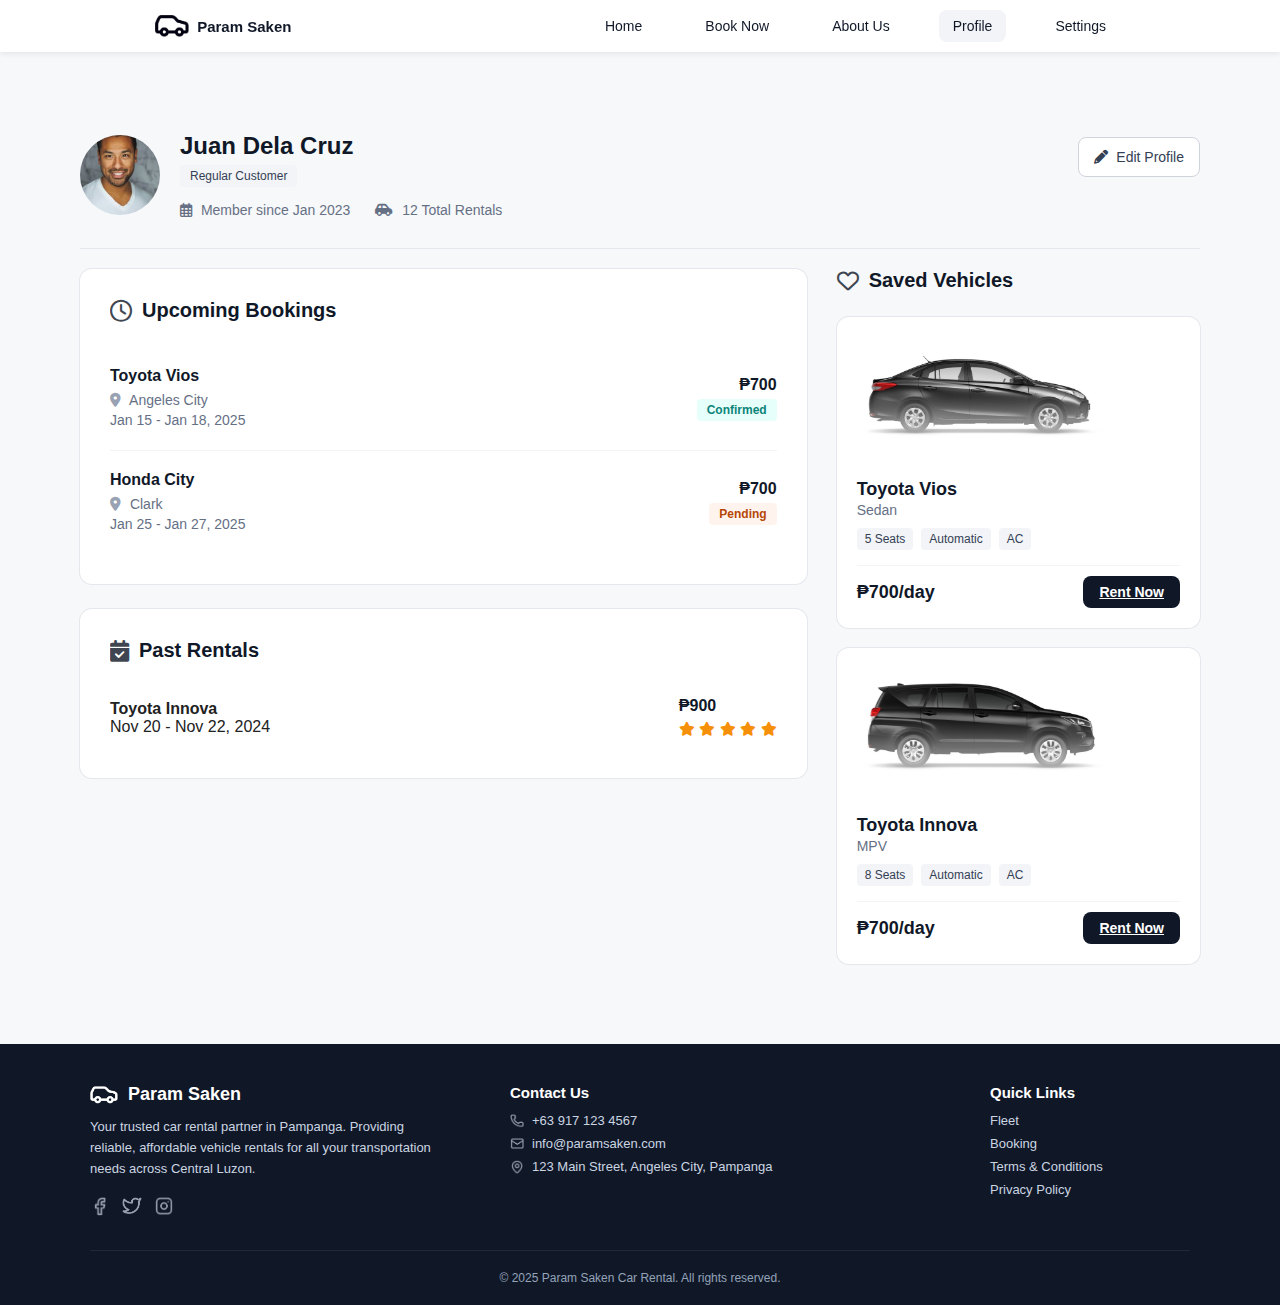
<file: profile.html>
<!DOCTYPE html>
<html lang="en">
<head>
    <meta charset="UTF-8">
    <meta name="viewport" content="width=device-width, initial-scale=1.0">
    <title>User Profile Dashboard</title>
    <link rel="stylesheet" href="profile.css">
    <link rel="stylesheet" href="https://cdnjs.cloudflare.com/ajax/libs/font-awesome/6.0.0-beta3/css/all.min.css">
</head>
<body>

    <header class="navbar">
        <div class="logo">
            <img src="img/logoblacktransperent.png" alt="Param Saken Logo"> 
            <span>Param Saken</span>
        </div>
        <nav>
            <ul>
                <li><a href="index.html">Home</a></li>
                <li><a href="toyota.html">Book Now</a></li>
                <li><a href="about.html">About Us</a></li>
                <li><a href="#" class="active">Profile</a></li> 
                <li><a href="settings.html">Settings</a></li>
            </ul>
        </nav>
    </header>

    <div class="main-content-wrapper">
        <div class="profile-dashboard-container">
            
            <div class="user-header-card">
                <div class="user-info-group">
                    <img src="img/juan.jpg" alt="Profile Avatar" class="dashboard-avatar">
                    <div class="user-details">
                        <h1 class="user-name">Juan Dela Cruz</h1>
                        <span class="user-tag">Regular Customer</span>
                        <div class="user-stats">
                            <p><i class="far fa-calendar-alt"></i> Member since Jan 2023</p>
                            <p><i class="fas fa-car-side"></i> 12 Total Rentals</p>
                        </div>
                    </div>
                </div>
                <a href="settings.html" class="btn-edit-profile">
                    <i class="fas fa-pencil-alt"></i> Edit Profile
                </a>
            </div>
            
            <div class="dashboard-content-grid">
                
                <div class="bookings-column">
                    
                    <div class="section-card upcoming-bookings">
                        <h2><i class="far fa-clock"></i> Upcoming Bookings</h2>
                        
                        <div class="booking-item">
                            <div class="item-left">
                                <h4 class="car-model">Toyota Vios</h4>
                                <p class="location-date"><i class="fas fa-map-marker-alt"></i> Angeles City</p>
                                <p class="location-date date-range">Jan 15 - Jan 18, 2025</p>
                            </div>
                            <div class="item-right">
                                <span class="price">₱700</span>
                                <span class="status confirmed">Confirmed</span>
                            </div>
                        </div>

                        <div class="booking-item">
                            <div class="item-left">
                                <h4 class="car-model">Honda City</h4>
                                <p class="location-date"><i class="fas fa-map-marker-alt"></i> Clark</p>
                                <p class="location-date date-range">Jan 25 - Jan 27, 2025</p>
                            </div>
                            <div class="item-right">
                                <span class="price">₱700</span>
                                <span class="status pending">Pending</span>
                            </div>
                        </div>
                    </div>

                    <div class="section-card past-rentals">
                        <h2><i class="fas fa-calendar-check"></i> Past Rentals</h2>
                        
                        <div class="past-item">
                            <div class="item-left">
                                <h4 class="car-model">Toyota Innova</h4>
                                <p class="location-date date-range">Nov 20 - Nov 22, 2024</p>
                            </div>
                            <div class="item-right">
                                <span class="price">₱900</span>
                                <span class="rating">
                                    <i class="fas fa-star"></i>
                                    <i class="fas fa-star"></i>
                                    <i class="fas fa-star"></i>
                                    <i class="fas fa-star"></i>
                                    <i class="fas fa-star"></i>
                                </span>
                            </div>
                        </div>
                    </div>
                </div>
                
                <div class="saved-vehicles-column">
                    <h2><i class="far fa-heart"></i> Saved Vehicles</h2>
                    
                    <div class="vehicle-card">
                        <img src="img/TOYOTA VIOS.jpg" alt="Toyota Vios" class="vehicle-img-saved">
                        <div class="vehicle-details">
                            <h4 class="model-name">Toyota Vios</h4>
                            <span class="type">Sedan</span>
                            <div class="tags">
                                <span>5 Seats</span>
                                <span>Automatic</span>
                                <span>AC</span>
                            </div>
<div class="card-footer">
    <span class="price">₱700/day</span>
    <a href="toyota.html" class="btn-rent-now">Rent Now</a>
</div>
                        </div>
                    </div>

                    <div class="vehicle-card">
                        <img src="img/INNOVA.jpg" alt="Toyota Innova" class="vehicle-img-saved">
                        <div class="vehicle-details">
                            <h4 class="model-name">Toyota Innova</h4>
                            <span class="type">MPV</span>
                            <div class="tags">
                                <span>8 Seats</span>
                                <span>Automatic</span>
                                <span>AC</span>
                            </div>
<div class="card-footer">
    <span class="price">₱700/day</span>
    <a href="innova.html" class="btn-rent-now">Rent Now</a>
</div>
                        </div>
                    </div>
                </div>
                
            </div>
        </div>
    </div>


    <footer>
        <div class="footer-container">
            <div class="footer-about">
                <div class="footer-logo-text">
                    <img src="img/logowhiteransparent.png" alt="Param Saken Logo" class="footer-logo">
                    <span class="footer-brand">Param Saken</span>
                </div>
                <p>
                    Your trusted car rental partner in Pampanga. Providing reliable, affordable vehicle rentals
                    for all your transportation needs across Central Luzon.
                </p>
                <div class="footer-socials">
                    <a href="#"><img src="img/fbfooter.png" alt="Facebook"></a>
                    <a href="#"><img src="img/twitterfooter.png" alt="Twitter"></a>
                    <a href="#"><img src="img/instagramfooter.png" alt="Instagram"></a>
                </div>
            </div>

            <div class="footer-contact">
                <h4>Contact Us</h4>
                <ul>
                    <li><img src="img/contactfooter.png" alt="Phone"> +63 917 123 4567</li>
                    <li><img src="img/inboxfooter.png" alt="Email"> info@paramsaken.com</li>
                    <li><img src="img/locationfooter.png" alt="Location"> 123 Main Street, Angeles City, Pampanga</li>
                </ul>
            </div>

            <div class="footer-links">
                <h4>Quick Links</h4>
                <ul>
                    <li><a href="#">Fleet</a></li>
                    <li><a href="#">Booking</a></li>
                    <li><a href="#">Terms & Conditions</a></li>
                    <li><a href="#">Privacy Policy</a></li>
                </ul>
            </div>
        </div>

        <div class="footer-bottom">
            <p>© 2025 Param Saken Car Rental. All rights reserved.</p>
        </div>
    </footer>

</body>
</html>
</file>
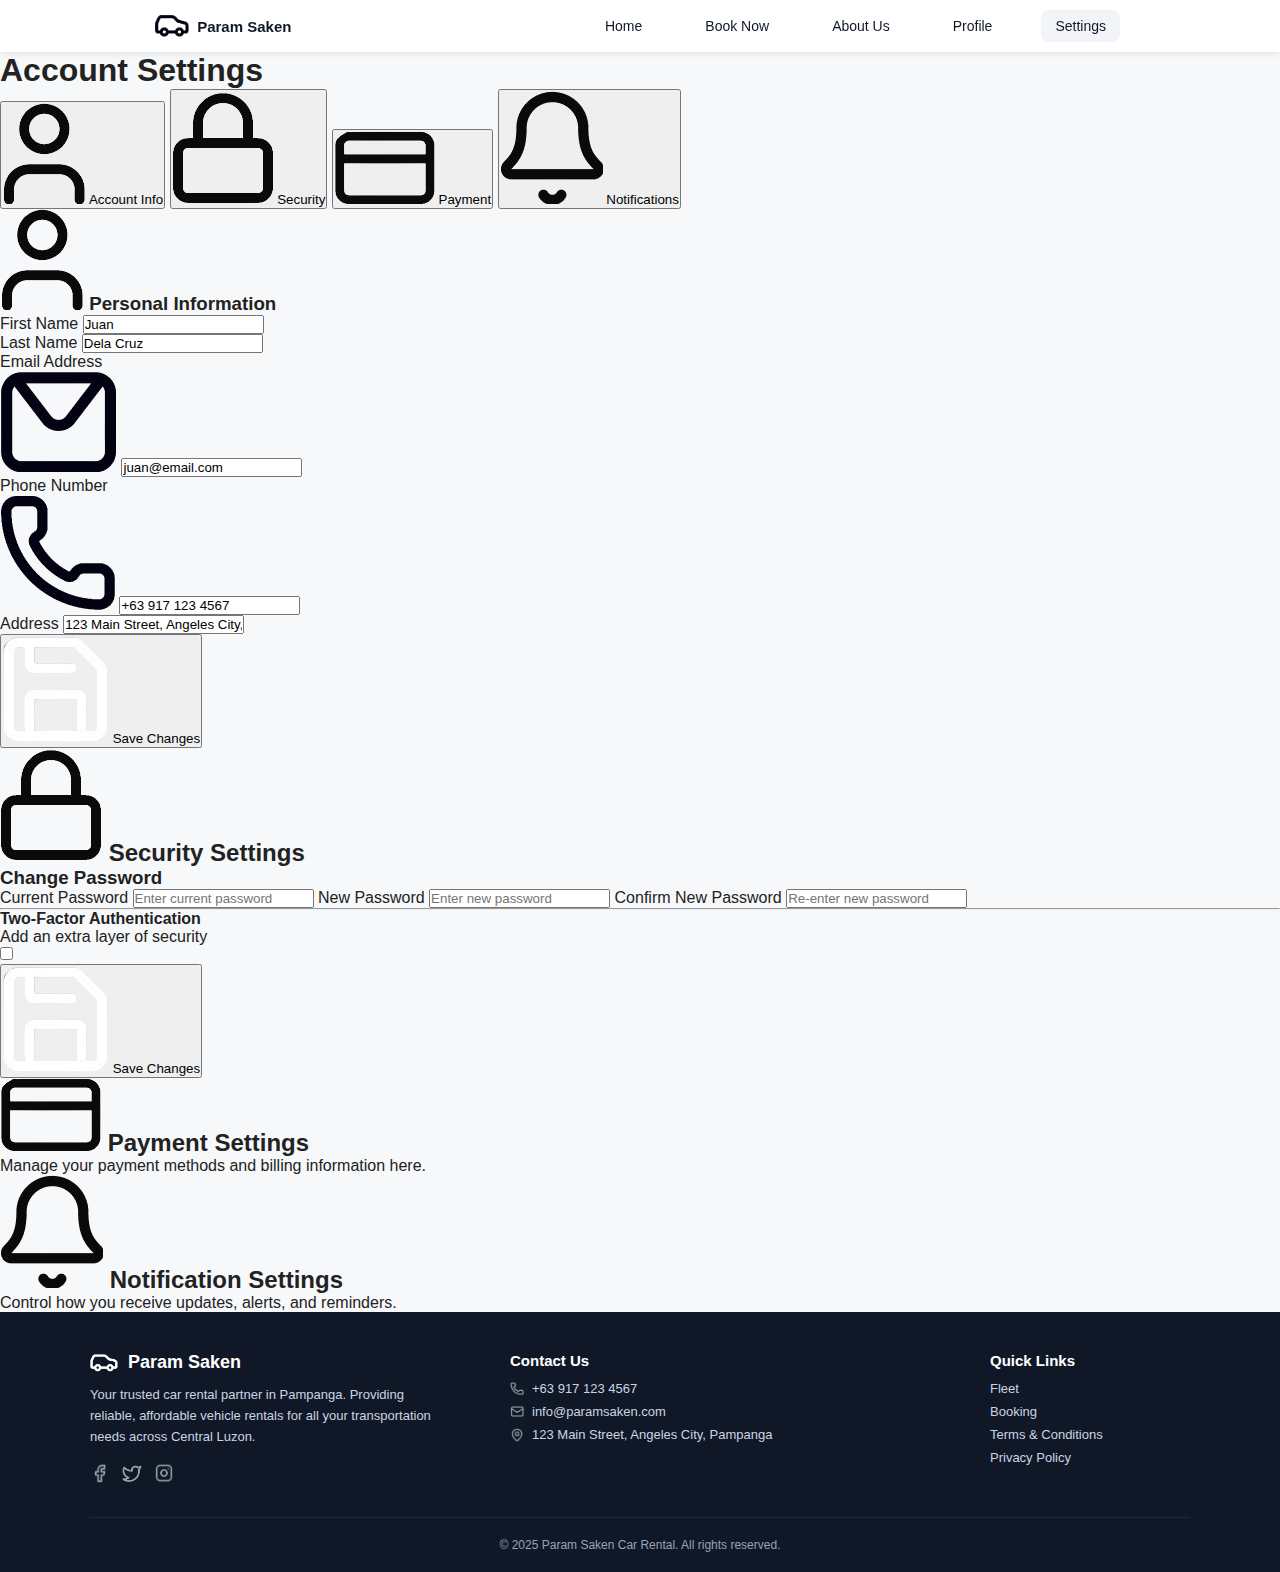
<file: settings.html>
<!DOCTYPE html> 
<html lang="en">
<head>
  <meta charset="UTF-8">
  <meta name="viewport" content="width=device-width, initial-scale=1.0">
  <title>Account Settings | Param Saken Car Rentals</title>
  <link rel="stylesheet" href="style.css">
</head>
<body>

  <!-- Navbar -->
  <header class="navbar">
    <div class="logo">
      <img src="img/logoblacktransperent.png" alt="Param Saken Logo">
      <span>Param Saken</span>
    </div>
    <nav>
      <ul>
        <li><a href="index.html">Home</a></li>
        <li><a href="#">Book Now</a></li>
        <li><a href="about.html">About Us</a></li>
        <li><a href="#">Profile</a></li>
        <li><a href="#" class="active">Settings</a></li>
      </ul>
    </nav>
  </header>

  <!-- MAIN SETTINGS -->
  <main class="settings-container">
    <h1>Account Settings</h1>

    <!-- Tabs -->
    <div class="tabs">
      <button class="tab active" data-tab="account"><img src="img/usericon.png"> Account Info</button>
      <button class="tab" data-tab="security"><img src="img/lockicon.png"> Security</button>
      <button class="tab" data-tab="payment"><img src="img/cardicon.png"> Payment</button>
      <button class="tab" data-tab="notifications"><img src="img/bellicon.png"> Notifications</button>
    </div>

    <!-- ACCOUNT INFO TAB -->
    <div id="account" class="tab-content active">
      <div class="card">
        <h3><img src="img/usericon.png"> Personal Information</h3>

        <form>
          <div class="input-group">
            <div class="field">
              <label>First Name</label>
              <input type="text" value="Juan">
            </div>
            <div class="field">
              <label>Last Name</label>
              <input type="text" value="Dela Cruz">
            </div>
          </div>

          <div class="field full">
            <label>Email Address</label>
            <div class="input-icon">
              <img src="img/emailicon.png" alt="">
              <input type="email" value="juan@email.com">
            </div>
          </div>

          <div class="field full">
            <label>Phone Number</label>
            <div class="input-icon">
              <img src="img/phoneicon.png" alt="">
              <input type="text" value="+63 917 123 4567">
            </div>
          </div>

          <div class="field full">
            <label>Address</label>
            <input type="text" value="123 Main Street, Angeles City, Pampanga">
          </div>

          <button type="submit" class="save-btn"><img src="img/saveicon.png" alt=""> Save Changes</button>
        </form>
      </div>
    </div>

    <!-- SECURITY TAB -->
    <div id="security" class="tab-content">
      <div class="settings-card">
        <h2><img src="img/lockicon.png" alt=""> Security Settings</h2>

        <div class="section">
          <h3>Change Password</h3>

          <label for="current">Current Password</label>
          <input type="password" id="current" placeholder="Enter current password">

          <label for="new">New Password</label>
          <input type="password" id="new" placeholder="Enter new password">

          <label for="confirm">Confirm New Password</label>
          <input type="password" id="confirm" placeholder="Re-enter new password">
        </div>

        <hr>

       <div class="two-factor">
  <div class="text">
    <h4>Two-Factor Authentication</h4>
    <p>Add an extra layer of security</p>
  </div>
  <label class="switch">
    <input type="checkbox">
    <span class="slider round"></span>
  </label>
</div>

<button type="submit" class="save-btn">
  <img src="img/saveicon.png" alt=""> Save Changes
</button>

      </div>
    </div>

    <!-- PAYMENT TAB -->
    <div id="payment" class="tab-content">
      <div class="settings-card">
        <h2><img src="img/cardicon.png"> Payment Settings</h2>
        <p>Manage your payment methods and billing information here.</p>
      </div>
    </div>

    <!-- NOTIFICATIONS TAB -->
    <div id="notifications" class="tab-content">
      <div class="settings-card">
        <h2><img src="img/bellicon.png"> Notification Settings</h2>
        <p>Control how you receive updates, alerts, and reminders.</p>
      </div>
    </div>

  </main>

  <!-- FOOTER -->
  <footer>
    <div class="footer-container">
      <div class="footer-about">
        <div class="footer-logo-text">
          <img src="img/logowhiteransparent.png" alt="Param Saken Logo" class="footer-logo">
          <span class="footer-brand">Param Saken</span>
        </div>
        <p>
          Your trusted car rental partner in Pampanga. Providing reliable, affordable vehicle rentals
          for all your transportation needs across Central Luzon.
        </p>
        <div class="footer-socials">
          <a href="#"><img src="img/fbfooter.png" alt="Facebook"></a>
          <a href="#"><img src="img/twitterfooter.png" alt="Twitter"></a>
          <a href="#"><img src="img/instagramfooter.png" alt="Instagram"></a>
        </div>
      </div>

      <div class="footer-contact">
        <h4>Contact Us</h4>
        <ul>
          <li><img src="img/contactfooter.png" alt="Phone"> +63 917 123 4567</li>
          <li><img src="img/inboxfooter.png" alt="Email"> info@paramsaken.com</li>
          <li><img src="img/locationfooter.png" alt="Location"> 123 Main Street, Angeles City, Pampanga</li>
        </ul>
      </div>

      <div class="footer-links">
        <h4>Quick Links</h4>
        <ul>
          <li><a href="#">Fleet</a></li>
          <li><a href="#">Booking</a></li>
          <li><a href="#">Terms & Conditions</a></li>
          <li><a href="#">Privacy Policy</a></li>
        </ul>
      </div>
    </div>

    <div class="footer-bottom">
      <p>© 2025 Param Saken Car Rental. All rights reserved.</p>
    </div>
  </footer>

  <!-- JS for Tabs -->
  <script>
    const tabs = document.querySelectorAll('.tab');
    const contents = document.querySelectorAll('.tab-content');

    tabs.forEach(tab => {
      tab.addEventListener('click', () => {
        // remove active class
        tabs.forEach(t => t.classList.remove('active'));
        contents.forEach(c => c.classList.remove('active'));

        // add active to clicked
        tab.classList.add('active');
        document.getElementById(tab.dataset.tab).classList.add('active');
      });
    });
  </script>

</body>
</html>
</file>
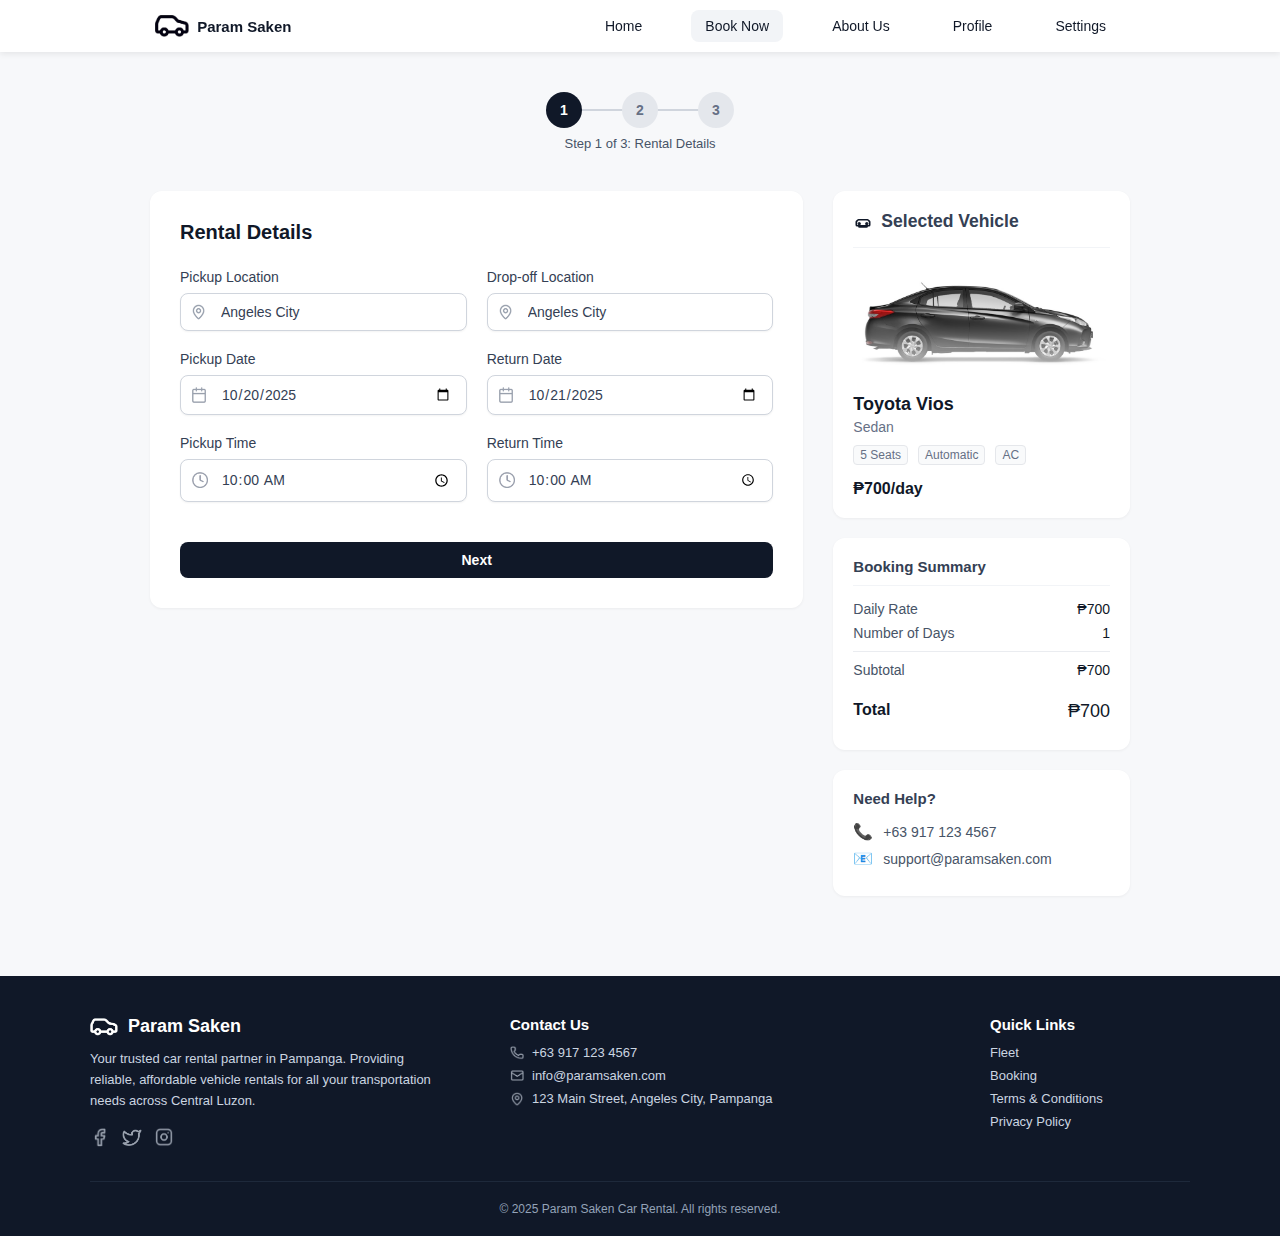
<file: toyota.html>
<!DOCTYPE html>
<html lang="en">
<head>
    <meta charset="UTF-8">
    <meta name="viewport" content="width=device-width, initial-scale=1.0">
    <title>Param Saken - Book Rental</title>
    <link rel="stylesheet" href="bookings.css"> 
    <link href="https://fonts.googleapis.com/css2?family=Inter:wght@400;500;600;700&display=swap" rel="stylesheet">
</head>
<body>

    <header class="navbar">
        <div class="logo">
            <img src="img/logoblacktransperent.png" alt="Param Saken Logo"> 
            <span>Param Saken</span>
        </div>
        <nav>
            <ul>
                <li><a href="index.html">Home</a></li>
                <li><a href="toyota.html" class="active">Book Now</a></li>
                <li><a href="about.html">About Us</a></li>
                <li><a href="profile.html">Profile</a></li>
                <li><a href="settings.html">Settings</a></li>
            </ul>
        </nav>
    </header>

    <main class="booking-page">
        
        <div class="step-indicator-wrapper">
            <div class="step-indicator" id="stepIndicator">
                <div class="step step-active" id="stepCircle1">1</div> 
                
                <div class="step-line" id="stepLine1"></div>
                
                <div class="step" id="stepCircle2">2</div>
                
                <div class="step-line" id="stepLine2"></div>
                
                <div class="step" id="stepCircle3">3</div>
            </div>
            <p class="step-label" id="stepLabel">Step 1 of 3: Rental Details</p>
        </div>
        
        <div class="booking-content-container">
            
            <div class="rental-details-card">
                <h2 class="card-title">Rental Details</h2>
                
                <div id="step1">
                    <form action="#" method="post" class="rental-form">
                        
                        <div class="form-group-row">
                            <div class="form-group">
                                <label for="pickupLocation">Pickup Location</label>
                                <div class="input-icon-wrapper">
                                    <span class="input-icon location-icon"></span>
                                    <input type="text" id="pickupLocation" name="pickupLocation" value="Angeles City" class="input-text">
                                </div>
                            </div>
                            <div class="form-group">
                                <label for="dropoffLocation">Drop-off Location</label>
                                <div class="input-icon-wrapper">
                                    <span class="input-icon location-icon"></span>
                                    <input type="text" id="dropoffLocation" name="dropoffLocation" value="Angeles City" class="input-text">
                                </div>
                            </div>
                        </div>

                        <div class="form-group-row">
                            <div class="form-group">
                                <label for="pickupDate">Pickup Date</label>
                                <div class="input-icon-wrapper">
                                    <span class="input-icon calendar-icon"></span>
                                    <input type="date" id="pickupDate" name="pickupDate" value="2025-10-20" class="input-text">
                                </div>
                            </div>
                            <div class="form-group">
                                <label for="returnDate">Return Date</label>
                                <div class="input-icon-wrapper">
                                    <span class="input-icon calendar-icon"></span>
                                    <input type="date" id="returnDate" name="returnDate" value="2025-10-21" class="input-text">
                                </div>
                            </div>
                        </div>

                        <div class="form-group-row">
                            <div class="form-group">
                                <label for="pickupTime">Pickup Time</label>
                                <div class="input-icon-wrapper">
                                    <span class="input-icon time-icon"></span>
                                    <input type="time" id="pickupTime" name="pickupTime" value="10:00" class="input-text">
                                </div>
                            </div>
                            <div class="form-group">
                                <label for="returnTime">Return Time</label>
                                <div class="input-icon-wrapper">
                                    <span class="input-icon time-icon"></span>
                                    <input type="time" id="returnTime" name="returnTime" value="10:00" class="input-text">
                                </div>
                            </div>
                        </div>

                        <div class="form-group-full-width button-center-wrapper">
                            <button type="button" class="btn-next" onclick="nextStep()">Next</button>
                        </div>
                    </form>
                </div>

                <div id="step2" style="display: none;">
                    <form action="#" method="post" class="rental-form">
                        
                        <div class="form-group-row">
                            <div class="form-group">
                                <label for="firstName">First Name</label>
                                <input type="text" id="firstName" name="firstName" value="Juan" class="input-text">
                            </div>
                            <div class="form-group">
                                <label for="lastName">Last Name</label>
                                <input type="text" id="lastName" name="lastName" value="Dela Cruz" class="input-text">
                            </div>
                        </div>

                        <div class="form-group-row">
                            <div class="form-group">
                                <label for="email">Email Address</label>
                                <input type="email" id="email" name="email" value="juan@email.com" class="input-text">
                            </div>
                            <div class="form-group">
                                <label for="phone">Phone Number</label>
                                <input type="tel" id="phone" name="phone" value="+63 917 123 4567" class="input-text">
                            </div>
                        </div>

                        <div class="form-group-row">
                            <div class="form-group" style="flex: none; width: 100%;">
                                <label for="license">Driver's License Number</label>
                                <input type="text" id="license" name="license" value="N01-12-123456" class="input-text">
                            </div>
                        </div>

                        <div class="form-group-row">
                            <div class="form-group" style="flex: none; width: 100%;">
                                <label for="address">Complete Address:</label>
                                <input type="text" id="address" name="address" value="123 Main Street, Angeles City, Pampanga" class="input-text">
                            </div>
                        </div>

                        <div class="form-group-row" style="justify-content: space-between; margin-top: 10px;">
                            <button type="button" class="btn-previous" onclick="prevStep()">Previous</button>
                            <button type="button" class="btn-next" onclick="nextStep()">Next</button> 
                        </div>
                    </form>
                </div>

                <div id="step3" style="display: none;">
                    <form action="#" method="post" class="rental-form">
                        <h3 class="payment-card-title">Payment Method</h3>

                        <div class="payment-methods-group">
                            <label class="payment-option">
                                <input type="radio" name="paymentMethod" value="card" checked onchange="togglePaymentDetails()">
                                <div class="option-content">
                                    <span class="option-radio-dot"></span>
                                    <div class="option-details">
                                        <h4>Credit/Debit Card</h4>
                                        <p>Visa, Mastercard, JCB</p>
                                    </div>
                                    <img src="img/card-icons.png" alt="Card Icons" class="payment-icon-small">
                                </div>
                            </label>

                            <label class="payment-option">
                                <input type="radio" name="paymentMethod" value="gcash" onchange="togglePaymentDetails()">
                                <div class="option-content">
                                    <span class="option-radio-dot"></span>
                                    <div class="option-details">
                                        <h4>GCash</h4>
                                        <p>Pay with your GCash wallet</p>
                                    </div>
                                    <img src="img/gcash-logo.png" alt="GCash" class="payment-icon-small"> 
                                </div>
                            </label>

                            <label class="payment-option">
                                <input type="radio" name="paymentMethod" value="paymaya" onchange="togglePaymentDetails()">
                                <div class="option-content">
                                    <span class="option-radio-dot"></span>
                                    <div class="option-details">
                                        <h4>PayMaya</h4>
                                        <p>Pay with your PayMaya account</p>
                                    </div>
                                    <img src="img/paymaya-logo.png" alt="PayMaya" class="payment-icon-small">
                                </div>
                            </label>

                            <label class="payment-option">
                                <input type="radio" name="paymentMethod" value="banktransfer" onchange="togglePaymentDetails()">
                                <div class="option-content">
                                    <span class="option-radio-dot"></span>
                                    <div class="option-details">
                                        <h4>Bank Transfer</h4>
                                        <p>Direct bank transfer</p>
                                    </div>
                                    <img src="img/bank-logo.png" alt="Bank Transfer" class="payment-icon-small">
                                </div>
                            </label>
                        </div>
                        
                        <div class="card-details-section" id="cardDetailsSection">
                            <h3 class="payment-card-title">Card Details</h3>
                            
                            <div class="card-input-group">
                                <div class="form-group-full-width">
                                    <label for="cardNumber">Card Number</label>
                                    <input type="text" id="cardNumber" name="cardNumber" placeholder="1234 5678 9012 3456" class="input-text">
                                </div>
                                <div class="form-group-row">
                                    <div class="form-group">
                                        <label for="expiryDate">Expiry Date</label>
                                        <input type="text" id="expiryDate" name="expiryDate" placeholder="MM/YY" class="input-text">
                                    </div>
                                    <div class="form-group">
                                        <label for="cvv">CVV</label>
                                        <input type="text" id="cvv" name="cvv" placeholder="123" class="input-text">
                                    </div>
                                </div>
                                <div class="form-group-full-width">
                                    <label for="cardName">Name on Card</label>
                                    <input type="text" id="cardName" name="cardName" value="Juan Dela Cruz" class="input-text">
                                </div>
                            </div>
                        </div>

                        <div class="e-wallet-details-section" id="eWalletDetailsSection" style="display: none;">
                            <h3 class="payment-card-title" id="eWalletTitle">GCash Payment</h3>
                            
                            <div class="card-input-group">
                                <div class="form-group-full-width">
                                    <label for="mobileNumber">Mobile Number</label>
                                    <div class="input-icon-wrapper">
                                        <span class="input-icon phone-icon"></span>
                                        <input type="text" id="mobileNumber" name="mobileNumber" placeholder="+63 917 123 4567" class="input-text input-disabled" disabled>
                                    </div>
                                </div>
                            </div>
                        </div>

                        <div class="form-group-row" style="justify-content: space-between; margin-top: 30px;">
                            <button type="button" class="btn-previous" onclick="prevStep()">Previous</button>
                            <button type="submit" class="btn-complete-booking">Complete Booking</button> 
                        </div>
                    </form>
                </div>
            </div>

            <div class="sidebar-content">
                <div class="selected-vehicle-card">
                    <div class="card-header-vehicle">
                        <svg class="icon-car-svg" viewBox="0 0 24 24" fill="none" xmlns="http://www.w3.org/2000/svg">
                            <path d="M7 16V17C7 17.5523 7.44772 18 8 18H16C16.5523 18 17 17.5523 17 17V16M19 16.5H5C4.44772 16.5 4 16.0523 4 15.5V11.875C4 11.6449 4.08984 11.4243 4.24835 11.2658L5.95251 9.56165C6.11102 9.40314 6.33157 9.3132 6.56165 9.3132H17.4384C17.6684 9.3132 17.889 9.40314 18.0475 9.56165L19.7517 11.2658C19.9102 11.4243 20 11.6449 20 11.875V15.5C20 16.0523 19.5523 16.5 19 16.5Z" stroke="#101828" stroke-width="2" stroke-linecap="round" stroke-linejoin="round"/>
                            <circle cx="7.5" cy="14" r="1.5" fill="#101828"/>
                            <circle cx="16.5" cy="14" r="1.5" fill="#101828"/>
                        </svg>
                        <h3>Selected Vehicle</h3>
                    </div>
                    <div class="vehicle-details">
                        <img src="img/TOYOTA VIOS.jpg" alt="Toyota Vios" class="vehicle-image">
                        <div class="vehicle-info">
                            <h4>Toyota Vios</h4>
                            <p class="vehicle-type">Sedan</p>
                            <div class="vehicle-specs-compact">
                                <span>5 Seats</span>
                                <span>Automatic</span>
                                <span>AC</span>
                            </div>
                            <p class="vehicle-price">₱700/day</p>
                        </div>
                    </div>
                </div>
                
                <div class="booking-summary-card">
                    <h4 class="card-title-summary">Booking Summary</h4>
                    <div class="summary-line">
                        <span>Daily Rate</span>
                        <span>₱700</span>
                    </div>
                    <div class="summary-line">
                        <span>Number of Days</span>
                        <span>1</span>
                    </div>
                    <div class="summary-line subtotal-line">
                        <span>Subtotal</span>
                        <span>₱700</span>
                    </div>
                    <div class="summary-line total-line">
                        <span>Total</span>
                        <span class="price-total">₱700</span>
                    </div>
                </div>

                <div class="need-help-card">
                    <h4 class="card-title-help">Need Help?</h4>
                    <div class="contact-line">
                        <span class="icon-phone">📞</span>
                        <span>+63 917 123 4567</span>
                    </div>
                    <div class="contact-line">
                        <span class="icon-mail">📧</span>
                        <span>support@paramsaken.com</span>
                    </div>
                </div>
            </div>
        </div>
    </main>

    <footer>
        <div class="footer-container">
            <div class="footer-about">
                <div class="footer-logo-text">
                    <img src="img/logowhiteransparent.png" alt="Param Saken Logo" class="footer-logo">
                    <span class="footer-brand">Param Saken</span>
                </div>
                <p>
                    Your trusted car rental partner in Pampanga. Providing reliable, affordable vehicle rentals
                    for all your transportation needs across Central Luzon.
                </p>
                <div class="footer-socials">
                    <a href="#"><img src="img/fbfooter.png" alt="Facebook"></a>
                    <a href="#"><img src="img/twitterfooter.png" alt="Twitter"></a>
                    <a href="#"><img src="img/instagramfooter.png" alt="Instagram"></a>
                </div>
            </div>

            <div class="footer-contact">
                <h4>Contact Us</h4>
                <ul>
                    <li><img src="img/contactfooter.png" alt="Phone"> +63 917 123 4567</li>
                    <li><img src="img/inboxfooter.png" alt="Email"> info@paramsaken.com</li>
                    <li><img src="img/locationfooter.png" alt="Location"> 123 Main Street, Angeles City, Pampanga</li>
                </ul>
            </div>

            <div class="footer-links">
                <h4>Quick Links</h4>
                <ul>
                    <li><a href="#">Fleet</a></li>
                    <li><a href="#">Booking</a></li>
                    <li><a href="#">Terms & Conditions</a></li>
                    <li><a href="#">Privacy Policy</a></li>
                </ul>
            </div>
        </div>

        <div class="footer-bottom">
            <p>© 2025 Param Saken Car Rental. All rights reserved.</p>
        </div>
    </footer>
    
    <div id="confirmationModal" class="modal-overlay">
        <div class="modal-content">
            <span class="modal-close-btn" onclick="closeModal()">&times;</span>
            <div class="confirmation-message">
                <div class="check-icon-circle">
                    <svg viewBox="0 0 24 24" fill="none" xmlns="http://www.w3.org/2000/svg">
                        <path d="M20 7L9 18L4 13" stroke="white" stroke-width="2.5" stroke-linecap="round" stroke-linejoin="round"/>
                    </svg>
                </div>
                <h3>Booking confirmed successfully!</h3>
                <p>Your Toyota Vios has been reserved. Booking reference: **#PS684026**</p>
            </div>
            <button class="btn-modal-done" onclick="closeModal()">Done</button>
        </div>
    </div>


    <script>
        let currentStep = 1; // Track the current active step

        // Helper function to update the step indicator based on the current step number
        function updateStepIndicator(stepNumber) {
            currentStep = stepNumber; // Update global currentStep
            const totalSteps = 3;
            const labels = [
                'Step 1 of 3: Rental Details',
                'Step 2 of 3: Customer Details',
                'Step 3 of 3: Payment Confirmation'
            ];

            // Update Label
            document.getElementById('stepLabel').innerText = labels[currentStep - 1];

            // Update Circles and Lines
            for (let i = 1; i <= totalSteps; i++) {
                const circle = document.getElementById(`stepCircle${i}`);
                const line = document.getElementById(`stepLine${i}`); 

                // 1. Reset Classes
                circle.classList.remove('step-active', 'step-completed');
                if (line) {
                    line.classList.remove('step-line-completed');
                }

                // 2. Apply New Classes
                if (i === currentStep) {
                    // Current Step
                    circle.classList.add('step-active');
                } else if (i < currentStep) {
                    // Completed Step
                    circle.classList.add('step-completed');
                }

                // 3. Apply Completed Line Style
                if (i < currentStep && line) {
                    line.classList.add('step-line-completed');
                }
            }
        }

        function nextStep() {
            // Basic validation check (can be expanded)

            if (currentStep === 1) {
                document.getElementById('step1').style.display = 'none';
                document.getElementById('step2').style.display = 'block';
                updateStepIndicator(2);
            } else if (currentStep === 2) {
                document.getElementById('step2').style.display = 'none';
                document.getElementById('step3').style.display = 'block';
                updateStepIndicator(3);
                // Ensure payment details are toggled correctly when entering step 3
                togglePaymentDetails(); 
            }
        }

        function prevStep() {
            if (currentStep === 2) {
                document.getElementById('step2').style.display = 'none';
                document.getElementById('step1').style.display = 'block';
                updateStepIndicator(1);
            } else if (currentStep === 3) {
                document.getElementById('step3').style.display = 'none';
                document.getElementById('step2').style.display = 'block';
                updateStepIndicator(2);
            }
        }

        // Function to toggle card details or e-wallet details section
        function togglePaymentDetails() {
            const cardSection = document.getElementById('cardDetailsSection');
            const eWalletSection = document.getElementById('eWalletDetailsSection');
            const eWalletTitle = document.getElementById('eWalletTitle');
            const mobileNumberInput = document.getElementById('mobileNumber');
            
            const paymentMethod = document.querySelector('input[name="paymentMethod"]:checked').value;
            
            const cardInputs = cardSection.querySelectorAll('input');

            // --- Logic to handle visibility and input state ---

            if (paymentMethod === 'card') {
                // Show Card Details, Hide E-Wallet
                cardSection.style.display = 'block';
                eWalletSection.style.display = 'none';
                
                // Enable Card Inputs
                cardInputs.forEach(input => {
                    input.disabled = false;
                    input.classList.remove('input-disabled');
                });
                // Disable E-Wallet Input
                mobileNumberInput.disabled = true;
                mobileNumberInput.classList.add('input-disabled');

            } else if (paymentMethod === 'gcash' || paymentMethod === 'paymaya') {
                // Show E-Wallet, Hide Card Details
                cardSection.style.display = 'none';
                eWalletSection.style.display = 'block';
                
                // Update title based on selection
                eWalletTitle.innerText = (paymentMethod === 'gcash') ? 'GCash Payment' : 'PayMaya Payment';

                // Disable Card Inputs
                cardInputs.forEach(input => {
                    input.disabled = true;
                    input.classList.add('input-disabled');
                });
                // Enable E-Wallet Input
                mobileNumberInput.disabled = false;
                mobileNumberInput.classList.remove('input-disabled');

            } else { // banktransfer
                // Hide both detailed sections
                cardSection.style.display = 'none';
                eWalletSection.style.display = 'none';
                
                // Disable all inputs
                cardInputs.forEach(input => {
                    input.disabled = true;
                    input.classList.add('input-disabled');
                });
                mobileNumberInput.disabled = true;
                mobileNumberInput.classList.add('input-disabled');
            }
        }
        
        // --- NEW MODAL FUNCTIONS ---

        // Function to show the modal (called on form submission)
        function showModal(event) {
            // Prevent the default form submission (which would refresh the page)
            event.preventDefault(); 
            
            document.getElementById('confirmationModal').style.display = 'block';
        }

        // Function to close the modal
        function closeModal() {
            document.getElementById('confirmationModal').style.display = 'none';
            
            // Optional: Redirect the user or reset the booking form here
            // window.location.href = 'index.html'; 
        }

        // Close the modal if the user clicks anywhere outside of it
        window.onclick = function(event) {
            const modal = document.getElementById('confirmationModal');
            if (event.target === modal) {
                closeModal();
            }
        }


        // Initialize the indicator and attach submit handler on page load
        document.addEventListener('DOMContentLoaded', () => {
            updateStepIndicator(1);
            
            // Get the form inside step 3 and attach the new submit handler
            const step3Form = document.getElementById('step3').querySelector('.rental-form');
            step3Form.addEventListener('submit', showModal);

            // Set the initial state of payment details
            togglePaymentDetails();
        });
    </script>
</body>
</html>
</file>
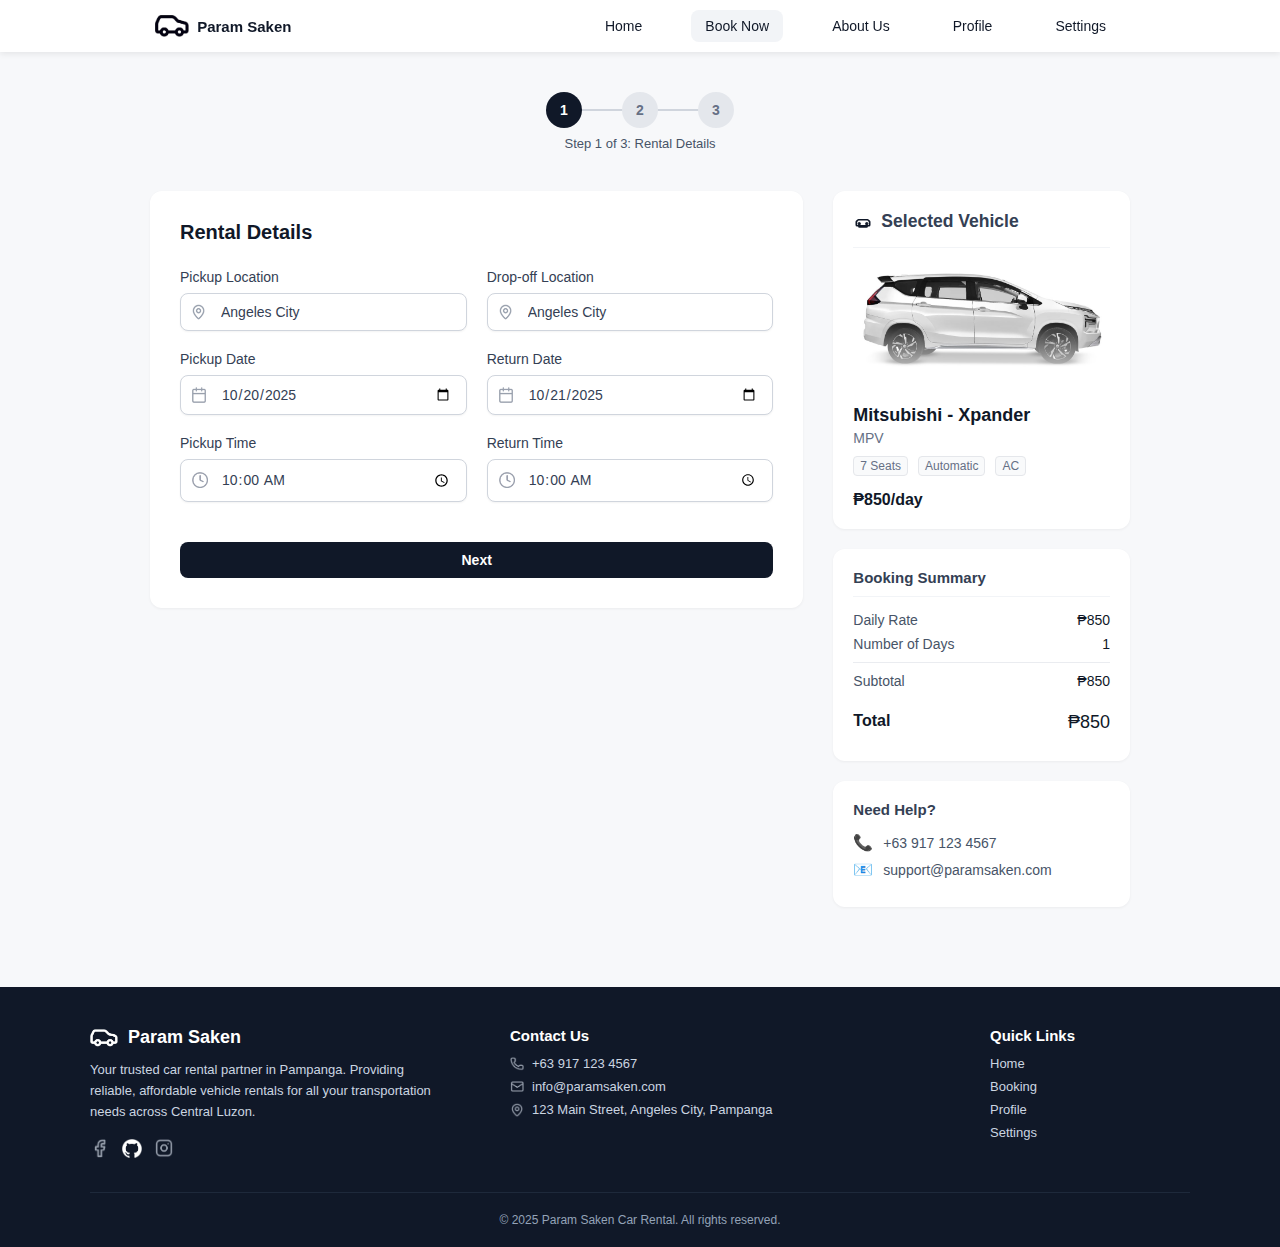
<file: xpander.html>
<!DOCTYPE html>
<html lang="en">
<head>
    <meta charset="UTF-8">
    <meta name="viewport" content="width=device-width, initial-scale=1.0">
    <title>Book Rental | Param Saken Car Rentals</title>
    <link rel="stylesheet" href="bookings.css"> 
    <link rel="icon" type="image/png" href="img/favicon.png">
    <link href="https://fonts.googleapis.com/css2?family=Inter:wght@400;500;600;700&display=swap" rel="stylesheet">
</head>
<body>

    <header class="navbar">
        <div class="logo">
            <img src="img/logoblacktransperent.png" alt="Param Saken Logo"> 
            <span>Param Saken</span>
        </div>
        <nav>
            <ul>
                <li><a href="index.html">Home</a></li>
                <li><a href="xpander.html" class="active">Book Now</a></li> 
                <li><a href="about.html">About Us</a></li>
                <li><a href="profile.html">Profile</a></li>
                <li><a href="settings.html">Settings</a></li>
            </ul>
        </nav>
    </header>

    <main class="booking-page">
        
        <div class="step-indicator-wrapper">
            <div class="step-indicator" id="stepIndicator">
                <div class="step step-active" id="stepCircle1">1</div> 
                
                <div class="step-line" id="stepLine1"></div>
                
                <div class="step" id="stepCircle2">2</div>
                
                <div class="step-line" id="stepLine2"></div>
                
                <div class="step" id="stepCircle3">3</div>
            </div>
            <p class="step-label" id="stepLabel">Step 1 of 3: Rental Details</p>
        </div>
        
        <div class="booking-content-container">
            
            <div class="rental-details-card">
                <h2 class="card-title">Rental Details</h2>
                
                <div id="step1">
                    <form action="#" method="post" class="rental-form">
                        
                        <div class="form-group-row">
                            <div class="form-group">
                                <label for="pickupLocation">Pickup Location</label>
                                <div class="input-icon-wrapper">
                                    <span class="input-icon location-icon"></span>
                                    <input type="text" id="pickupLocation" name="pickupLocation" value="Angeles City" class="input-text">
                                </div>
                            </div>
                            <div class="form-group">
                                <label for="dropoffLocation">Drop-off Location</label>
                                <div class="input-icon-wrapper">
                                    <span class="input-icon location-icon"></span>
                                    <input type="text" id="dropoffLocation" name="dropoffLocation" value="Angeles City" class="input-text">
                                </div>
                            </div>
                        </div>

                        <div class="form-group-row">
                            <div class="form-group">
                                <label for="pickupDate">Pickup Date</label>
                                <div class="input-icon-wrapper">
                                    <span class="input-icon calendar-icon"></span>
                                    <input type="date" id="pickupDate" name="pickupDate" value="2025-10-20" class="input-text">
                                </div>
                            </div>
                            <div class="form-group">
                                <label for="returnDate">Return Date</label>
                                <div class="input-icon-wrapper">
                                    <span class="input-icon calendar-icon"></span>
                                    <input type="date" id="returnDate" name="returnDate" value="2025-10-21" class="input-text">
                                </div>
                            </div>
                        </div>

                        <div class="form-group-row">
                            <div class="form-group">
                                <label for="pickupTime">Pickup Time</label>
                                <div class="input-icon-wrapper">
                                    <span class="input-icon time-icon"></span>
                                    <input type="time" id="pickupTime" name="pickupTime" value="10:00" class="input-text">
                                </div>
                            </div>
                            <div class="form-group">
                                <label for="returnTime">Return Time</label>
                                <div class="input-icon-wrapper">
                                    <span class="input-icon time-icon"></span>
                                    <input type="time" id="returnTime" name="returnTime" value="10:00" class="input-text">
                                </div>
                            </div>
                        </div>

                        <div class="form-group-full-width button-center-wrapper">
                            <button type="button" class="btn-next" onclick="nextStep()">Next</button>
                        </div>
                    </form>
                </div>

                <div id="step2" style="display: none;">
                    <form action="#" method="post" class="rental-form">
                        
                        <div class="form-group-row">
                            <div class="form-group">
                                <label for="firstName">First Name</label>
                                <input type="text" id="firstName" name="firstName" value="Juan" class="input-text">
                            </div>
                            <div class="form-group">
                                <label for="lastName">Last Name</label>
                                <input type="text" id="lastName" name="lastName" value="Dela Cruz" class="input-text">
                            </div>
                        </div>

                        <div class="form-group-row">
                            <div class="form-group">
                                <label for="email">Email Address</label>
                                <input type="email" id="email" name="email" value="juan@email.com" class="input-text">
                            </div>
                            <div class="form-group">
                                <label for="phone">Phone Number</label>
                                <input type="tel" id="phone" name="phone" value="+63 917 123 4567" class="input-text">
                            </div>
                        </div>

                        <div class="form-group-row">
                            <div class="form-group" style="flex: none; width: 100%;">
                                <label for="license">Driver's License Number</label>
                                <input type="text" id="license" name="license" value="N01-12-123456" class="input-text">
                            </div>
                        </div>

                        <div class="form-group-row">
                            <div class="form-group" style="flex: none; width: 100%;">
                                <label for="address">Complete Address:</label>
                                <input type="text" id="address" name="address" value="123 Main Street, Angeles City, Pampanga" class="input-text">
                            </div>
                        </div>

                        <div class="form-group-row" style="justify-content: space-between; margin-top: 10px;">
                            <button type="button" class="btn-previous" onclick="prevStep()">Previous</button>
                            <button type="button" class="btn-next" onclick="nextStep()">Next</button> 
                        </div>
                    </form>
                </div>

                <div id="step3" style="display: none;">
                    <form action="#" method="post" class="rental-form">
                        <h3 class="payment-card-title">Payment Method</h3>

                        <div class="payment-methods-group">
                            <label class="payment-option">
                                <input type="radio" name="paymentMethod" value="card" checked onchange="togglePaymentDetails()">
                                <div class="option-content">
                                    <span class="option-radio-dot"></span>
                                    <div class="option-details">
                                        <h4>Credit/Debit Card</h4>
                                        <p>Visa, Mastercard, JCB</p>
                                    </div>
                                    <img src="img/card-icons.png" alt="Card Icons" class="payment-icon-small">
                                </div>
                            </label>

                            <label class="payment-option">
                                <input type="radio" name="paymentMethod" value="gcash" onchange="togglePaymentDetails()">
                                <div class="option-content">
                                    <span class="option-radio-dot"></span>
                                    <div class="option-details">
                                        <h4>GCash</h4>
                                        <p>Pay with your GCash wallet</p>
                                    </div>
                                    <img src="img/gcash-logo.png" alt="GCash" class="payment-icon-small"> 
                                </div>
                            </label>

                            <label class="payment-option">
                                <input type="radio" name="paymentMethod" value="paymaya" onchange="togglePaymentDetails()">
                                <div class="option-content">
                                    <span class="option-radio-dot"></span>
                                    <div class="option-details">
                                        <h4>PayMaya</h4>
                                        <p>Pay with your PayMaya account</p>
                                    </div>
                                    <img src="img/paymaya-logo.png" alt="PayMaya" class="payment-icon-small">
                                </div>
                            </label>

                            <label class="payment-option">
                                <input type="radio" name="paymentMethod" value="banktransfer" onchange="togglePaymentDetails()">
                                <div class="option-content">
                                    <span class="option-radio-dot"></span>
                                    <div class="option-details">
                                        <h4>Bank Transfer</h4>
                                        <p>Direct bank transfer</p>
                                    </div>
                                    <img src="img/bank-logo.png" alt="Bank Transfer" class="payment-icon-small">
                                </div>
                            </label>
                        </div>
                        
                        <div class="card-details-section" id="cardDetailsSection">
                            <h3 class="payment-card-title">Card Details</h3>
                            
                            <div class="card-input-group">
                                <div class="form-group-full-width">
                                    <label for="cardNumber">Card Number</label>
                                    <input type="text" id="cardNumber" name="cardNumber" placeholder="1234 5678 9012 3456" class="input-text">
                                </div>
                                <div class="form-group-row">
                                    <div class="form-group">
                                        <label for="expiryDate">Expiry Date</label>
                                        <input type="text" id="expiryDate" name="expiryDate" placeholder="MM/YY" class="input-text">
                                    </div>
                                    <div class="form-group">
                                        <label for="cvv">CVV</label>
                                        <input type="text" id="cvv" name="cvv" placeholder="123" class="input-text">
                                    </div>
                                </div>
                                <div class="form-group-full-width">
                                    <label for="cardName">Name on Card</label>
                                    <input type="text" id="cardName" name="cardName" value="Juan Dela Cruz" class="input-text">
                                </div>
                            </div>
                        </div>

                        <div class="e-wallet-details-section" id="eWalletDetailsSection" style="display: none;">
                            <h3 class="payment-card-title" id="eWalletTitle">GCash Payment</h3>
                            
                            <div class="card-input-group">
                                <div class="form-group-full-width">
                                    <label for="mobileNumber">Mobile Number</label>
                                    <div class="input-icon-wrapper">
                                        <span class="input-icon phone-icon"></span>
                                        <input type="text" id="mobileNumber" name="mobileNumber" placeholder="+63 917 123 4567" class="input-text input-disabled" disabled>
                                    </div>
                                </div>
                            </div>
                        </div>

                        <div class="form-group-row" style="justify-content: space-between; margin-top: 30px;">
                            <button type="button" class="btn-previous" onclick="prevStep()">Previous</button>
                            <button type="submit" class="btn-complete-booking">Complete Booking</button> 
                        </div>
                    </form>
                </div>
            </div>

            <div class="sidebar-content">
                <div class="selected-vehicle-card">
                    <div class="card-header-vehicle">
                        <svg class="icon-car-svg" viewBox="0 0 24 24" fill="none" xmlns="http://www.w3.org/2000/svg">
                            <path d="M7 16V17C7 17.5523 7.44772 18 8 18H16C16.5523 18 17 17.5523 17 17V16M19 16.5H5C4.44772 16.5 4 16.0523 4 15.5V11.875C4 11.6449 4.08984 11.4243 4.24835 11.2658L5.95251 9.56165C6.11102 9.40314 6.33157 9.3132 6.56165 9.3132H17.4384C17.6684 9.3132 17.889 9.40314 18.0475 9.56165L19.7517 11.2658C19.9102 11.4243 20 11.6449 20 11.875V15.5C20 16.0523 19.5523 16.5 19 16.5Z" stroke="#101828" stroke-width="2" stroke-linecap="round" stroke-linejoin="round"/>
                            <circle cx="7.5" cy="14" r="1.5" fill="#101828"/>
                            <circle cx="16.5" cy="14" r="1.5" fill="#101828"/>
                        </svg>
                        <h3>Selected Vehicle</h3>
                    </div>
                    <div class="vehicle-details">
                        <img src="img/XPANDER.jpg" alt="Mitsubishi Xpander" class="vehicle-image"> 
                        <div class="vehicle-info">
                            <h4>Mitsubishi - Xpander</h4>
                            <p class="vehicle-type">MPV</p>
                            <div class="vehicle-specs-compact">
                                <span>7 Seats</span> 
                                <span>Automatic</span>
                                <span>AC</span>
                            </div>
                            <p class="vehicle-price">₱850/day</p> 
                        </div>
                    </div>
                </div>
                
                <div class="booking-summary-card">
                    <h4 class="card-title-summary">Booking Summary</h4>
                    <div class="summary-line">
                        <span>Daily Rate</span>
                        <span>₱850</span> 
                    </div>
                    <div class="summary-line">
                        <span>Number of Days</span>
                        <span>1</span>
                    </div>
                    <div class="summary-line subtotal-line">
                        <span>Subtotal</span>
                        <span>₱850</span> 
                    </div>
                    <div class="summary-line total-line">
                        <span>Total</span>
                        <span class="price-total">₱850</span> 
                    </div>
                </div>

                <div class="need-help-card">
                    <h4 class="card-title-help">Need Help?</h4>
                    <div class="contact-line">
                        <span class="icon-phone">📞</span>
                        <span>+63 917 123 4567</span>
                    </div>
                    <div class="contact-line">
                        <span class="icon-mail">📧</span>
                        <span>support@paramsaken.com</span>
                    </div>
                </div>
            </div>
        </div>
    </main>

  <!-- Footer -->
<footer>
  <div class="footer-container">
    <!-- Left: Logo & About -->
    <div class="footer-about">
      <div class="footer-logo-text">
        <img src="img/logowhiteransparent.png" alt="Param Saken Logo" class="footer-logo">
        <span class="footer-brand">Param Saken</span>
      </div>
      <p>
        Your trusted car rental partner in Pampanga. Providing reliable, affordable vehicle rentals
        for all your transportation needs across Central Luzon.
      </p>
      <div class="footer-socials">
        <a href="https://www.facebook.com/christructure" target = "_blank" ><img src="img/fbfooter.png" alt="Facebook"></a>
        <a href="https://github.com/ClarkManguera" target = "_blank" ><img src="img/githublogo.png" alt="Twitter"></a>
        <a href="https://www.instagram.com/christructure" target = "_blank" ><img src="img/instagramfooter.png" alt="Instagram"></a>
      </div>
    </div>

    <!-- Center: Contact -->
    <div class="footer-contact">
      <h4>Contact Us</h4>
      <ul>
        <li><img src="img/contactfooter.png" alt="Phone"> +63 917 123 4567</li>
        <li><img src="img/inboxfooter.png" alt="Email"> info@paramsaken.com</li>
        <li><img src="img/locationfooter.png" alt="Location"> 123 Main Street, Angeles City, Pampanga</li>
      </ul>
    </div>

    <!-- Right: Links -->
    <div class="footer-links">
      <h4>Quick Links</h4>
      <ul>
        <li><a href="index.html">Home</a></li>
        <li><a href="toyota.html">Booking</a></li>
        <li><a href="profile.html">Profile</a></li>
        <li><a href="settings.html">Settings</a></li>
      </ul>
    </div>
  </div>

  <div class="footer-bottom">
    <p>© 2025 Param Saken Car Rental. All rights reserved.</p>
  </div>
</footer>

    <div id="confirmationModal" class="modal-overlay">
        <div class="modal-content">
            <span class="modal-close-btn" onclick="closeModal()">&times;</span>
            <div class="confirmation-message">
                <div class="check-icon-circle">
                    <svg viewBox="0 0 24 24" fill="none" xmlns="http://www.w3.org/2000/svg">
                        <path d="M20 7L9 18L4 13" stroke="white" stroke-width="2.5" stroke-linecap="round" stroke-linejoin="round"/>
                    </svg>
                </div>
                <h3>Booking confirmed successfully!</h3>
                <p>Your Mitsubishi Xpander has been reserved. Booking reference: **#PS684027**</p> 
            </div>
            <button class="btn-modal-done" onclick="closeModal()">Done</button>
        </div>
    </div>


    <script>
        let currentStep = 1; // Track the current active step

        // Helper function to update the step indicator based on the current step number
        function updateStepIndicator(stepNumber) {
            currentStep = stepNumber; // Update global currentStep
            const totalSteps = 3;
            const labels = [
                'Step 1 of 3: Rental Details',
                'Step 2 of 3: Customer Details',
                'Step 3 of 3: Payment Confirmation'
            ];

            // Update Label
            document.getElementById('stepLabel').innerText = labels[currentStep - 1];

            // Update Circles and Lines
            for (let i = 1; i <= totalSteps; i++) {
                const circle = document.getElementById(`stepCircle${i}`);
                const line = document.getElementById(`stepLine${i}`); 

                // 1. Reset Classes
                circle.classList.remove('step-active', 'step-completed');
                if (line) {
                    line.classList.remove('step-line-completed');
                }

                // 2. Apply New Classes
                if (i === currentStep) {
                    // Current Step
                    circle.classList.add('step-active');
                } else if (i < currentStep) {
                    // Completed Step
                    circle.classList.add('step-completed');
                }

                // 3. Apply Completed Line Style
                if (i < currentStep && line) {
                    line.classList.add('step-line-completed');
                }
            }
        }

        function nextStep() {
            // Basic validation check (can be expanded)

            if (currentStep === 1) {
                document.getElementById('step1').style.display = 'none';
                document.getElementById('step2').style.display = 'block';
                updateStepIndicator(2);
            } else if (currentStep === 2) {
                document.getElementById('step2').style.display = 'none';
                document.getElementById('step3').style.display = 'block';
                updateStepIndicator(3);
                // Ensure payment details are toggled correctly when entering step 3
                togglePaymentDetails(); 
            }
        }

        function prevStep() {
            if (currentStep === 2) {
                document.getElementById('step2').style.display = 'none';
                document.getElementById('step1').style.display = 'block';
                updateStepIndicator(1);
            } else if (currentStep === 3) {
                document.getElementById('step3').style.display = 'none';
                document.getElementById('step2').style.display = 'block';
                updateStepIndicator(2);
            }
        }

        // Function to toggle card details or e-wallet details section
        function togglePaymentDetails() {
            const cardSection = document.getElementById('cardDetailsSection');
            const eWalletSection = document.getElementById('eWalletDetailsSection');
            const eWalletTitle = document.getElementById('eWalletTitle');
            const mobileNumberInput = document.getElementById('mobileNumber');
            
            const paymentMethod = document.querySelector('input[name="paymentMethod"]:checked').value;
            
            const cardInputs = cardSection.querySelectorAll('input');

            // --- Logic to handle visibility and input state ---

            if (paymentMethod === 'card') {
                // Show Card Details, Hide E-Wallet
                cardSection.style.display = 'block';
                eWalletSection.style.display = 'none';
                
                // Enable Card Inputs
                cardInputs.forEach(input => {
                    input.disabled = false;
                    input.classList.remove('input-disabled');
                });
                // Disable E-Wallet Input
                mobileNumberInput.disabled = true;
                mobileNumberInput.classList.add('input-disabled');

            } else if (paymentMethod === 'gcash' || paymentMethod === 'paymaya') {
                // Show E-Wallet, Hide Card Details
                cardSection.style.display = 'none';
                eWalletSection.style.display = 'block';
                
                // Update title based on selection
                eWalletTitle.innerText = (paymentMethod === 'gcash') ? 'GCash Payment' : 'PayMaya Payment';

                // Disable Card Inputs
                cardInputs.forEach(input => {
                    input.disabled = true;
                    input.classList.add('input-disabled');
                });
                // Enable E-Wallet Input
                mobileNumberInput.disabled = false;
                mobileNumberInput.classList.remove('input-disabled');

            } else { // banktransfer
                // Hide both detailed sections
                cardSection.style.display = 'none';
                eWalletSection.style.display = 'none';
                
                // Disable all inputs
                cardInputs.forEach(input => {
                    input.disabled = true;
                    input.classList.add('input-disabled');
                });
                mobileNumberInput.disabled = true;
                mobileNumberInput.classList.add('input-disabled');
            }
        }
        
        // --- MODAL FUNCTIONS ---

        // Function to show the modal (called on form submission)
        function showModal(event) {
            // Prevent the default form submission (which would refresh the page)
            event.preventDefault(); 
            
            document.getElementById('confirmationModal').style.display = 'block';
        }

        // Function to close the modal
        function closeModal() {
            document.getElementById('confirmationModal').style.display = 'none';
            
            // Optional: Redirect the user or reset the booking form here
            // window.location.href = 'index.html'; 
        }

        // Close the modal if the user clicks anywhere outside of it
        window.onclick = function(event) {
            const modal = document.getElementById('confirmationModal');
            if (event.target === modal) {
                closeModal();
            }
        }


        // Initialize the indicator and attach submit handler on page load
        document.addEventListener('DOMContentLoaded', () => {
            updateStepIndicator(1);
            
            // Get the form inside step 3 and attach the new submit handler
            const step3Form = document.getElementById('step3').querySelector('.rental-form');
            step3Form.addEventListener('submit', showModal);

            // Set the initial state of payment details
            togglePaymentDetails();
        });
    </script>
</body>
</html>
</file>
<file: style.css>
* {
  margin: 0;
  padding: 0;
  box-sizing: border-box;
  font-family: 'Segoe UI Symbol', 'Segoe UI', sans-serif;
}

body {
  background-color: #f7f8fa;
  color: #222;
  overflow-x: hidden;

}

/* ===== NAVBAR ===== */
.navbar {
  display: flex;
  justify-content: space-between;
  align-items: center;
  background-color: #fff;
  padding: 15px 90px 15px 120px; /* left increased, right decreased */
  box-shadow: 0 2px 6px rgba(0, 0, 0, 0.08);
  position: sticky;
  top: 0;
  z-index: 1000;
}

.logo {
  display: flex;
  align-items: center;
  gap: 8px;
  margin-left: 35px; /* move logo group a bit more right */
}

.logo img {
  height: 22px;
  width: auto;
}

.logo span {
  font-size: 15px;
  font-weight: 600;
  color: #101828;
}

.navbar nav ul {
  display: flex;
  gap: 35px;
  list-style: none;
  margin: 0;
  padding-right: 70px; /* move nav items slightly more to the left */
}

.navbar nav ul li a {
  text-decoration: none;
  color: #101828;
  font-size: 14px;
  font-weight: 500;
  padding: 8px 14px;
  border-radius: 8px;
  transition: all 0.2s ease;
}

.navbar nav ul li a.active,
.navbar nav ul li a:hover {
  background-color: #f2f4f7;
}

/* HERO SECTION */
.hero {
  background-color: #0a0d1c;
  color: #fff;
  text-align: center;
  padding: 100px 20px 80px;
  margin-top: 0;
}

.hero h1 {
  font-size: 36px;
  margin-bottom: 10px;
}

.hero p {
  color: #cfcfcf;
  margin-bottom: 30px;
}

.search-box {
  display: inline-flex;
  background-color: white;
  border-radius: 8px;
  overflow: hidden;
  padding: 10px;
  gap: 10px;
}

.search-box input {
  border: 1px solid #ddd;
  padding: 10px;
  border-radius: 4px;
}

.search-box button {
  background-color: #0b0e17;
  color: white;
  border: none;
  padding: 10px 20px;
  border-radius: 4px;
  cursor: pointer;
}

/* FEATURED VEHICLES */
.featured {
  text-align: center;
  padding: 60px 40px;
}

.featured h2 {
  font-size: 26px;
  margin-bottom: 10px;
}

.featured p {
  color: #666;
  margin-bottom: 30px;
}

.vehicles {
  display: flex;
  justify-content: center;
  gap: 25px;
  flex-wrap: wrap;
  margin-top: 30px;
}

.vehicle-list {
  display: flex;
  justify-content: center;
  flex-wrap: wrap;
  gap: 20px;
}

.vehicle-card {
  background: #fff;
  border-radius: 12px;
  box-shadow: 0 0 8px rgba(0, 0, 0, 0.08);
  padding: 20px;
  width: 320px;
  text-align: left;
  font-family: "Segoe UI Symbol", sans-serif;
  display: flex;
  flex-direction: column;
  align-items: center;
}

.vehicle-card img {
  width: 100%;
  height: auto;
  border-radius: 8px;
  margin-bottom: 15px;
}

/* Title + Price aligned on same line */
.vehicle-header {
  display: flex;
  justify-content: space-between;
  align-items: center;
  width: 100%;
  margin-bottom: 5px;
}

.vehicle-header h3 {
  font-size: 16px;
  font-weight: 600;
  color: #111;
}

.vehicle-header .price {
  font-size: 15px;
  font-weight: 500;
  color: #111;
}

/* Vehicle type */
.vehicle-card .type {
  font-size: 13px;
  color: #666;
  margin-bottom: 12px;
  width: 100%;
}

/* Tags */
.tags {
  display: flex;
  gap: 6px;
  flex-wrap: wrap;
  margin-bottom: 15px;
  width: 100%;
}

.tags span {
  display: inline-block;
  background-color: #f3f4f6;
  color: #333;
  border-radius: 20px;
  padding: 5px 12px;
  font-size: 12px;
}

/* Button */
.vehicle-card button {
  background-color: #0b0e17;
  color: #fff;
  border: none;
  width: 100%;
  padding: 12px;
  border-radius: 8px;
  font-size: 14px;
  font-weight: 500;
  cursor: pointer;
  transition: all 0.2s ease;
}

.vehicle-card button:hover {
  background-color: #1a1d2b;
}


/* WHY CHOOSE */
.why {
  text-align: center;
  padding: 60px 40px;
  background-color: #fff;
}

.features {
  display: flex;
  justify-content: center;
  flex-wrap: wrap;
  gap: 40px;
  margin-top: 30px;
}

.feature {
  width: 220px;
}

.feature img {
  height: 60px;
  margin-bottom: 15px;
}

.feature h4 {
  margin-bottom: 8px;
}

/* FOOTER */
footer {
  background-color: #101828;
  color: #f5f5f5;
  font-family: 'Segoe UI Symbol', 'Segoe UI', sans-serif;
  padding: 40px 0 20px;
  display: flex;
  flex-direction: column;
  align-items: center;
}

.footer-container {
  display: flex;
  justify-content: space-between; /* spreads left, middle, right columns */
  align-items: flex-start; /* keeps them level */
  flex-wrap: wrap;
  border-bottom: 1px solid #1e293b;
  padding-bottom: 30px;
  max-width: 1100px;
  width: 90%;
}

/* Columns */
.footer-about,
.footer-contact,
.footer-links {
  text-align: left;
}

/* Adjust positions */
.footer-about {
  flex: 1;
  max-width: 360px;
}

.footer-contact {
  flex: 1;
  max-width: 320px;
  margin-left: 60px; /* moves closer to center */
}

.footer-links {
  flex: 1;
  max-width: 200px;
  text-align: left;
  margin-left: auto; /* pushes Quick Links to the far right */
}

/* Logo and about */
.footer-logo-text {
  display: flex;
  align-items: center;
  gap: 10px;
  margin-bottom: 12px;
}

.footer-logo {
  width: 28px;
  height: auto;
}

.footer-brand {
  font-size: 18px;
  font-weight: 600;
  color: #ffffff;
}

.footer-about p {
  font-size: 13px;
  line-height: 1.6;
  color: #cbd5e1;
  margin-bottom: 16px;
}

.footer-socials {
  display: flex;
  gap: 12px;
}

.footer-socials img {
  width: 20px;
  height: 20px;
  object-fit: contain;
  transition: transform 0.3s ease;
}

.footer-socials img:hover {
  transform: scale(1.1);
}

/* Contact and links */
.footer-contact h4,
.footer-links h4 {
  font-size: 15px;
  font-weight: 600;
  margin-bottom: 12px;
  color: #ffffff;
}

.footer-contact ul,
.footer-links ul {
  list-style: none;
  padding: 0;
  margin: 0;
}

.footer-contact li,
.footer-links li {
  display: flex;
  align-items: center;
  gap: 8px;
  font-size: 13px;
  color: #cbd5e1;
  margin-bottom: 8px;
}

.footer-contact img {
  width: 14px;
  height: 14px;
  object-fit: contain;
}

.footer-links a {
  text-decoration: none;
  color: #cbd5e1;
  transition: color 0.3s ease;
}

.footer-links a:hover {
  color: #ffffff;
}

/* Bottom line */
.footer-bottom {
  text-align: center;
  padding-top: 20px;
  font-size: 12px;
  color: #94a3b8;
  width: 100%;
}

.about-header {
  background-color: #000;
  color: #fff;
  padding: 100px 120px;
  display: flex;
  align-items: center;
  justify-content: center;
}

.about-header-content {
  display: flex;
  align-items: center;
  justify-content: space-between;
  flex-wrap: wrap;
  gap: 60px;
  max-width: 1200px;
  width: 100%;
}

.about-text {
  flex: 1;
  min-width: 280px;
}

.about-text h1 {
  font-size: 3rem;
  margin-bottom: 10px;
}

.about-text p {
  font-size: 1.2rem;
  color: #cfcfcf;
}

.about-video {
  flex: 1;
  min-width: 300px;
  display: flex;
  justify-content: center;
}

.about-video video {
  width: 100%;
  max-width: 450px;
  border-radius: 10px;
  border: 2px solid #222;
}

/* For tablets & phones */
@media (max-width: 900px) {
  .about-header-content {
    flex-direction: column;
    text-align: center;
  }

  .about-video video {
    max-width: 320px;
  }
}

/* === OUR STORY === */
.about-story {
  text-align: center;
  max-width: 900px;
  margin: 120px auto;
  padding: 0 40px;
}

.about-story h2 {
  font-size: 2rem;
  margin-bottom: 30px;
  color: #111;
}

.about-story p {
  margin-bottom: 25px;
  font-size: 1.1rem;
  color: #555;
}

/* === MISSION & VISION (FULL WIDTH STRIPE) === */
.mission-vision {
  background: #ffffff;
  width: 100%;
  display: flex;
  justify-content: space-around;
  align-items: flex-start;
  padding: 100px 8%;
  box-shadow: 0 2px 8px rgba(0, 0, 0, 0.05);
}


.mv-item {
  flex: 1;
  max-width: 40%;
}

.mv-item h3 {
  font-size: 1.6rem;
  margin-bottom: 15px;
  color: #111;
}

.mv-item p {
  font-size: 1.1rem;
  color: #555;
}
/* --- Home Page Why Choose Section --- */
.why-home {
  background: #fff;
  padding: 80px 100px;
  text-align: center;
}

.why-home h2 {
  font-size: 2.2em;
  font-weight: 600;
  color: #101828;
  margin-bottom: 50px;
}

.features-home {
  display: flex;
  justify-content: center;
  align-items: stretch;
  gap: 30px;
  flex-wrap: wrap;
}

.feature-home {
  background: #f9f9f9;
  border-radius: 12px;
  padding: 25px;
  width: 260px;
  transition: 0.3s ease;
  box-shadow: 0 4px 10px rgba(0, 0, 0, 0.05);
}

.feature-home img {
  width: 55px;
  height: 55px;
  object-fit: contain;
  border-radius: 10px;
  margin-bottom: 15px;
  display: block;
  margin-left: auto;
  margin-right: auto;
}


.feature-home h4 {
  color: #101828;
  font-size: 1.2em;
  font-weight: 600;
  margin-bottom: 8px;
}

.feature-home p {
  color: #555;
  font-size: 0.95em;
}

.feature-home:hover {
  transform: translateY(-8px);
  box-shadow: 0 6px 15px rgba(0, 0, 0, 0.1);
}


/* === WHY CHOOSE === */
.why {
  text-align: center;
  margin: 120px auto;
  max-width: 1200px;
  padding: 0 60px;
}

.why h2 {
  font-size: 2rem;
  margin-bottom: 50px;
}

.features {
  display: flex;
  justify-content: space-between;
  gap: 25px;
  flex-wrap: wrap;
}

.feature {
  background: #fff;
  padding: 40px 25px;
  border-radius: 12px;
  box-shadow: 0 2px 8px rgba(0, 0, 0, 0.05);
  width: 23%;
  text-align: center;
  transition: 0.3s ease;
}

.feature:hover {
  transform: translateY(-5px);
}

.feature img {
  width: 60px;
  margin-bottom: 15px;
}

.feature h4 {
  font-size: 1.2rem;
  margin-bottom: 10px;
}

.feature p {
  font-size: 1rem;
  color: #555;
}

/* === WHY CHOOSE === */
.why {
  text-align: center;
  margin: 120px auto;
  max-width: 1200px;
  padding: 0 60px;
  background: transparent; /* removed white background */
}

.features {
  display: flex;
  justify-content: space-between;
  gap: 25px;
  flex-wrap: wrap;
}

.feature {
  background: #fff;
  padding: 40px 25px;
  border-radius: 12px;
  box-shadow: 0 2px 8px rgba(0, 0, 0, 0.05);
  width: 23%;
  text-align: center;
  transition: 0.3s ease;
}

.feature:hover {
  transform: translateY(-5px);
}

/* === TESTIMONIALS === */
/* === TESTIMONIALS === */
.testimonials {
  background: #ffffff;
  text-align: center;
  padding: 100px 20px;
}

.testimonials h2 {
  font-size: 1.8rem;
  color: #111;
  margin-bottom: 50px;
}

.testimonial-list {
  display: flex;
  justify-content: center;
  gap: 25px;
  flex-wrap: wrap;
  max-width: 1100px;
  margin: 0 auto;
}

/* Testimonial Card */
.testimonial {
  background: #fff;
  border: 1px solid #e5e7eb;
  border-radius: 12px;
  padding: 25px 25px 35px;
  box-shadow: 0 1px 4px rgba(0, 0, 0, 0.05);
  width: 310px;
  text-align: left;
  transition: transform 0.2s ease, box-shadow 0.2s ease;
}

.testimonial:hover {
  transform: translateY(-3px);
  box-shadow: 0 3px 10px rgba(0, 0, 0, 0.08);
}

/* Profile Image + Name Row */
.testimonial-header {
  display: flex;
  align-items: center;
  gap: 12px;
  margin-bottom: 12px;
}

.testimonial-header img {
  width: 45px;
  height: 45px;
  border-radius: 50%;
  object-fit: cover;
}

/* Name + Location */
.testimonial-header div h4 {
  font-size: 1rem;
  font-weight: 600;
  color: #111;
  margin: 0;
}

.testimonial-header div p {
  font-size: 0.9rem;
  color: #777;
  margin: 0;
}

/* Stars */
.stars {
  color: #fbbf24;
  font-size: 1rem;
  margin-bottom: 10px;
}

/* Quote */
.testimonial .quote {
  font-size: 0.95rem;
  color: #555;
  font-style: italic;
  line-height: 1.7;
}


/* Make the Book Now link look like a button */
.book-btn {
  display: inline-block;
  background-color: #0b0e17; /* same as button */
  color: #fff;
  width: 100%;
  padding: 12px;
  border-radius: 8px;
  font-size: 14px;
  font-weight: 500;
  text-align: center;
  text-decoration: none;
  cursor: pointer;
  transition: all 0.2s ease;
}

.book-btn:hover {
  background-color: #1a1d2b; /* same hover as button */
  text-decoration: none;
}


/* --- HAMBURGER DEFAULT --- */
.hamburger {
  display: none;
  flex-direction: column;
  justify-content: center;
  gap: 4px;
  cursor: pointer;
}

.hamburger span {
  display: block;
  height: 2px;
  width: 24px;
  background: #fff;
  border-radius: 2px;
  transition: 0.3s ease;
}

/* --- MOBILE BEHAVIOR --- */
@media (max-width: 768px) {
  .hamburger {
    display: flex;
  }

  .navbar .menu {
    position: absolute;
    top: 60px; /* adjust to your nav height */
    left: 0;
    background: #0b0e17;
    width: 100%;
    flex-direction: column;
    align-items: center;
    overflow: hidden;
    max-height: 0;
    transition: max-height 0.3s ease;
  }

  .navbar .menu.active {
    max-height: 300px; /* enough space for your links */
  }

  .navbar .menu a {
    display: block;
    padding: 14px 0;
    width: 100%;
    text-align: center;
  }
}

/* === RESPONSIVE DESIGN === */

/* ---------- Tablets (≤1024px) ---------- */
@media (max-width: 1024px) {
  .navbar {
    padding: 15px 40px;
  }

  .navbar nav ul {
    gap: 20px;
    padding-right: 20px;
  }

  .hero {
    padding: 80px 20px;
  }

  .mission-vision {
    flex-direction: column;
    text-align: center;
  }

  .mv-item {
    max-width: 100%;
    margin-bottom: 40px;
  }

  .footer-container {
    flex-wrap: wrap;
    justify-content: center;
    gap: 30px;
  }

  .footer-contact,
  .footer-links {
    margin-left: 0;
    text-align: center;
  }

  .footer-about {
    text-align: center;
  }
}

/* ---------- Mobile (≤768px) ---------- */
@media (max-width: 768px) {
  /* NAVBAR */
  .navbar {
    padding: 15px 25px;
  }

  .navbar nav ul {
    display: none; /* hide menu on mobile */
  }

  .hamburger {
    display: flex;
  }

  /* Show nav when active */
  .navbar.active nav ul {
    display: flex;
    flex-direction: column;
    position: absolute;
    top: 60px;
    left: 0;
    background: #fff;
    width: 100%;
    padding: 15px 0;
    gap: 10px;
    box-shadow: 0 4px 8px rgba(0, 0, 0, 0.08);
  }

  .navbar nav ul li a {
    padding: 10px 0;
    display: block;
    text-align: center;
  }

  /* HERO */
  .hero h1 {
    font-size: 26px;
  }

  .hero p {
    font-size: 14px;
  }

  .search-box {
    flex-direction: column;
    width: 100%;
    max-width: 350px;
    margin: 0 auto;
  }

  .search-box input,
  .search-box button {
    width: 100%;
  }

  /* VEHICLE CARDS */
  .vehicles {
    flex-direction: column;
    align-items: center;
  }

  .vehicle-card {
    width: 90%;
  }

  /* WHY CHOOSE */
  .why {
    padding: 60px 20px;
  }

  .features {
    flex-direction: column;
    align-items: center;
  }

  .feature {
    width: 100%;
    max-width: 320px;
  }

  /* TESTIMONIALS */
  .testimonial {
    width: 90%;
  }

  /* ABOUT PAGE */
  .about-header {
    padding: 100px 20px;
    text-align: center;
  }

  .about-header h1 {
    font-size: 2rem;
  }

  .about-story {
    margin: 60px auto;
    padding: 0 20px;
  }

  .mission-vision {
    flex-direction: column;
    text-align: center;
    padding: 60px 20px;
  }

  .mv-item {
    max-width: 100%;
  }

  /* FOOTER */
  .footer-container {
    flex-direction: column;
    text-align: center;
    align-items: center;
    gap: 25px;
  }

  .footer-contact,
  .footer-links {
    margin: 0;
  }

  .footer-about p {
    text-align: center;
  }
}

/* ---------- Extra Small (≤480px) ---------- */
@media (max-width: 480px) {
  .navbar {
    padding: 12px 20px;
  }

  .logo span {
    font-size: 13px;
  }

  .hero {
    padding: 60px 15px;
  }

  .hero h1 {
    font-size: 22px;
  }

  .vehicle-card {
    width: 100%;
  }

  .footer-brand {
    font-size: 16px;
  }

  .footer-about p {
    font-size: 12px;
  }

  .footer-bottom p {
    font-size: 11px;
  }
}

.about-header {
  background-color: #000;
  color: #fff;
  padding: 100px 120px;
  display: flex;
  justify-content: center;
  align-items: center;
}

.about-header-content {
  display: flex;
  align-items: center;
  justify-content: space-between;
  flex-wrap: wrap;
  gap: 50px;
  width: 100%;
  max-width: 1200px;
}

.about-text {
  flex: 1;
  min-width: 280px;
}

.about-text h1 {
  font-size: 3rem;
  margin-bottom: 10px;
}

.about-text p {
  font-size: 1.2rem;
  color: #cfcfcf;
}

.about-video {
  flex: 1;
  min-width: 280px;
  display: flex;
  justify-content: center;
}

.about-video video {
  width: 100%;
  max-width: 420px;
  border-radius: 12px;
  border: 2px solid #222;
}


/* For mobile screens only */
@media (max-width: 900px) {
  .about-header-content {
    flex-direction: column;
    text-align: center;
  }

  .about-video video {
    max-width: 320px;
  }
}
</file>
<file: bookings.css>
* {
  margin: 0;
  padding: 0;
  box-sizing: border-box;
  font-family: 'Segoe UI Symbol', 'Segoe UI', sans-serif;
}

body {
  background-color: #f7f8fa;
  color: #222;
  overflow-x: hidden;

}

/* ===== NAVBAR ===== */
.navbar {
    display: flex;
    justify-content: space-between;
    align-items: center;
    background-color: #fff;
    padding: 15px 90px 15px 120px;
    box-shadow: 0 2px 6px rgba(0, 0, 0, 0.08);
    position: sticky;
    top: 0;
    z-index: 1000;
}

.logo {
    display: flex;
    align-items: center;
    gap: 8px;
    margin-left: 35px;
}

.logo img {
    height: 22px;
    width: auto;
}

.logo span {
    font-size: 15px;
    font-weight: 600;
    color: #101828;
}

.navbar nav ul {
    display: flex;
    gap: 35px;
    list-style: none;
    margin: 0;
    padding-right: 70px;
}

.navbar nav ul li a {
    text-decoration: none;
    color: #101828;
    font-size: 14px;
    font-weight: 500;
    padding: 8px 14px;
    border-radius: 8px;
    transition: all 0.2s ease;
}

.navbar nav ul li a.active,
.navbar nav ul li a:hover {
    background-color: #f2f4f7;
}

/* ==================== MAIN CONTENT LAYOUT ==================== */
.booking-page {
    padding: 40px 150px 80px;
    max-width: 1400px;
    margin: 0 auto;
}

/* ==================== STEP INDICATOR ==================== */
.step-indicator-wrapper {
    text-align: center;
    margin-bottom: 40px;
}

.step-indicator {
    display: inline-flex;
    align-items: center;
    gap: 0; 
    margin-bottom: 8px;
}

.step {
    width: 36px;
    height: 36px;
    border-radius: 50%;
    display: flex;
    align-items: center;
    justify-content: center;
    font-weight: 600;
    font-size: 14px;
    z-index: 2; 
    color: #667085;
    background-color: #e4e7ec; 
    border: none;
    transition: all 0.4s ease;
}

.step-active,
.step-completed {
    color: #fff; 
    background-color: #101828; 
}

.step-line {
    height: 2px;
    width: 70px; 
    background-color: #d0d5dd; 
    margin: 0 -15px; 
    z-index: 1;
    transition: background-color 0.4s ease;
}

.step-line-completed {
    background-color: #101828; 
}

.step-label {
    text-align: center;
    font-size: 13px;
    color: #475467;
}

/* ==================== PAGE LAYOUT & CARDS ==================== */
.booking-content-container {
    display: flex;
    gap: 30px;
    align-items: flex-start;
}

.rental-details-card {
    flex: 2;
    background-color: #fff;
    padding: 30px;
    border-radius: 12px;
    box-shadow: 0 1px 3px rgba(0, 0, 0, 0.05);
}

.sidebar-content {
    flex: 1;
    display: flex;
    flex-direction: column;
    gap: 20px;
}

.card-title {
    font-size: 20px;
    font-weight: 700;
    color: #101828;
    margin-bottom: 25px;
}


/* ==================== RENTAL FORM & ICONS ==================== */
.rental-form {
    display: flex;
    flex-direction: column;
    gap: 20px;
}

.form-group-row {
    display: flex;
    gap: 20px;
    width: 100%; 
    margin-top: 0; 
    margin-bottom: 0; 
}

.form-group {
    flex: 1;
    display: flex;
    flex-direction: column;
}

.form-group-full-width {
    width: 100%;
    display: flex;
    flex-direction: column;
    margin-bottom: 0px; 
}

.form-group label {
    font-size: 14px;
    font-weight: 500;
    color: #344054;
    margin-bottom: 8px;
}

.input-icon-wrapper {
    position: relative;
}

/* General Input Styling for all types */
.rental-form input[type="text"],
.rental-form input[type="date"],
.rental-form input[type="time"],
.rental-form input[type="email"], 
.rental-form input[type="tel"] 
{
    width: 100%;
    padding: 10px 14px; 
    border: 1px solid #d0d5dd;
    border-radius: 8px;
    font-size: 14px;
    color: #344054;
    background-color: #fff; 
    box-shadow: 0 1px 2px rgba(0, 0, 0, 0.05);
    transition: border-color 0.2s, background-color 0.2s;
    box-sizing: border-box;
}

/* Specific padding for Step 1 inputs that use icons */
.input-icon-wrapper input[type="text"],
.input-icon-wrapper input[type="date"],
.input-icon-wrapper input[type="time"]
{
    padding: 10px 14px 10px 40px; 
}


.rental-form input:focus {
    border-color: #6941c6;
    outline: none;
    box-shadow: 0 0 0 4px #f4ebff;
}

/* Style for disabled inputs */
.rental-form input.input-disabled {
    background-color: #f2f4f7;
    color: #98a2b3;
    border-color: #e4e7ec;
    cursor: not-allowed;
}

/* --- ICON STYLES (CUSTOM ICON IMAGES) --- */
.input-icon {
    position: absolute;
    top: 50%;
    left: 12px;
    transform: translateY(-50%);
    width: 16px; 
    height: 16px;
    background-repeat: no-repeat;
    background-size: contain;
    pointer-events: none;
    z-index: 3;
}

.location-icon {
    background-image: url('img/locationfooter.png'); 
}

.calendar-icon {
    background-image: url('img/calendaricon.png'); 
}

.time-icon {
    background-image: url('img/timeicon.png'); 
}

.phone-icon {
    background-image: url('img/contactfooter.png'); 
}

/* --- BUTTON STYLES --- */
.btn-next {
    padding: 10px 20px;
    background-color: #101828; 
    color: #fff;
    border: none;
    border-radius: 8px;
    font-size: 14px;
    font-weight: 600;
    cursor: pointer;
    transition: background-color 0.2s;
    width: auto; 
    margin: 0; 
}

.btn-next:hover {
    background-color: #28303d;
}

/* === STEP 1 SPECIFIC STYLES (Centering the Next Button) === */
.button-center-wrapper {
    width: 100%;
    display: flex;
    justify-content: center;
    margin-top: 20px; 
}

/* === Previous/Next Button Row === */
.btn-previous {
    background: none;
    border: none;
    color: #475467; 
    font-size: 14px;
    font-weight: 500;
    cursor: pointer;
    padding: 10px 15px;
    transition: color 0.2s;
}

.btn-previous:hover {
    color: #101828; 
}

.form-group-row .btn-next {
    margin-top: 0; 
}

/* Complete Booking Button for Step 3 */
.btn-complete-booking {
    padding: 10px 20px;
    background-color: #039855; 
    color: #fff;
    border: none;
    border-radius: 8px;
    font-size: 14px;
    font-weight: 600;
    cursor: pointer;
    transition: background-color 0.2s;
    width: auto; 
    margin: 0;
}

.btn-complete-booking:hover {
    background-color: #027a48; 
}


/* ==================== STEP 3: PAYMENT METHOD STYLES ==================== */
.payment-card-title {
    font-size: 16px;
    font-weight: 600;
    color: #344054;
    margin-bottom: 15px;
    margin-top: 10px; 
}

.payment-methods-group {
    display: flex;
    flex-direction: column;
    gap: 12px; 
    margin-bottom: 25px;
}

.payment-option {
    display: block; 
    cursor: pointer;
    border: 1px solid #d0d5dd;
    border-radius: 8px;
    padding: 14px 16px;
    transition: all 0.2s ease;
    background-color: #fff;
}

/* Hover and Checked effect on the Lable's border */
.payment-option:hover {
    border-color: #6941c6; 
}

/* When radio is checked, style the parent label border */
.payment-option input[type="radio"]:checked + .option-content .option-radio-dot {
    border-color: #6941c6;
    background-color: #6941c6;
}
.payment-option input[type="radio"]:checked {
    /* Style the parent label for border */
    border-color: #6941c6;
    box-shadow: 0 0 0 1px #6941c6, 0 0 0 4px #f4ebff;
}

.payment-option input[type="radio"] {
    display: none;
}

.option-content {
    display: flex;
    align-items: center;
    gap: 12px;
}

/* Custom radio dot */
.option-radio-dot {
    width: 18px;
    height: 18px;
    border: 2px solid #d0d5dd;
    border-radius: 50%;
    display: flex;
    align-items: center;
    justify-content: center;
    flex-shrink: 0; 
    transition: border-color 0.2s ease, background-color 0.2s ease;
}

.option-radio-dot::after {
    content: '';
    width: 8px;
    height: 8px;
    border-radius: 50%;
    background-color: #fff; 
    display: block;
    transform: scale(0); 
    transition: transform 0.2s ease;
}

/* When radio is checked, style the custom dot */
.payment-option input[type="radio"]:checked + .option-content .option-radio-dot {
    border-color: #6941c6; 
    background-color: #6941c6; 
}

.payment-option input[type="radio"]:checked + .option-content .option-radio-dot::after {
    background-color: #fff; 
    transform: scale(1); 
}

.option-details {
    flex-grow: 1; 
}

.option-details h4 {
    font-size: 15px;
    font-weight: 600;
    color: #344054;
    margin: 0;
}

.option-details p {
    font-size: 13px;
    color: #667085;
    margin: 2px 0 0;
}

.payment-icon-small {
    height: 24px; 
    width: auto;
    object-fit: contain;
    flex-shrink: 0;
}

/* Card Details Section */
.card-details-section {
    margin-top: 30px;
    padding-top: 10px; 
}

/* E-Wallet Details Section */
.e-wallet-details-section {
    margin-top: 30px;
    padding-top: 10px;
}

/* ==================== CARD & E-WALLET INPUT GROUP FIXES (Rounded Background) ==================== */

/* Container for the fields to get the continuous rounded background */
.card-input-group {
    background-color: #f7f7f7; 
    border-radius: 8px;
    padding: 15px 20px; 
    border: 1px solid #eaecf0; 
    box-shadow: 0 1px 2px rgba(0, 0, 0, 0.03);
}

/* Add margin between full-width groups within the container */
.card-input-group .form-group-full-width:not(:last-child) {
    margin-bottom: 15px; 
}

/* Add margin after the row group within the container */
.card-input-group .form-group-row {
    margin-bottom: 15px; 
}

/* Input fields inside the new container */
.card-input-group input[type="text"],
.card-input-group input[type="date"],
.card-input-group input[type="time"],
.card-input-group input[type="email"], 
.card-input-group input[type="tel"] 
{
    background-color: #fff; 
    border: 1px solid #e4e7ec; 
    box-shadow: none; 
}

.card-input-group input:focus {
    border-color: #6941c6;
    outline: none;
    box-shadow: 0 0 0 1px #6941c6, 0 0 0 4px #f4ebff; 
}

/* Adjustments for card number placeholder based on image */
#cardNumber::placeholder,
#expiryDate::placeholder,
#cvv::placeholder {
    color: #d0d5dd; 
}


/* ==================== SELECTED VEHICLE CARD ==================== */
.selected-vehicle-card {
    background-color: #fff;
    padding: 20px;
    border-radius: 12px;
    box-shadow: 0 1px 3px rgba(0, 0, 0, 0.05);
}

.card-header-vehicle {
    display: flex;
    align-items: center;
    gap: 8px;
    padding-bottom: 15px;
    border-bottom: 1px solid #f2f4f7;
    margin-bottom: 15px;
    font-size: 15px;
    font-weight: 600;
    color: #344054;
}

/* Style for the clean car outline SVG */
.icon-car-svg {
    width: 20px; 
    height: 20px; 
    stroke: #101828; 
    fill: none;
}

.vehicle-image {
    width: 100%; 
    max-width: 320px; 
    height: auto;
    object-fit: contain;
    margin-bottom: 15px;
    margin-left: auto;
    margin-right: auto;
    display: block; 
}

.vehicle-info {
    text-align: left; 
    width: 100%; 
}

.vehicle-info h4 {
    font-size: 18px;
    font-weight: 600;
    color: #101828;
    margin: 0; 
}

.vehicle-type {
    font-size: 14px;
    color: #667085;
    margin: 4px 0 10px; 
}

/* Compact vehicle specs styling (Finalized) */
.vehicle-specs-compact {
    display: flex;
    justify-content: flex-start; 
    gap: 10px;
    font-size: 12px;
    color: #667085;
    margin-bottom: 15px;
    font-weight: 500;
}

.vehicle-specs-compact span {
    border: 1px solid #e5e7eb;
    border-radius: 4px;
    padding: 2px 6px;
    background-color: #f9fafb;
}

.vehicle-price {
    font-size: 16px;
    font-weight: 700;
    color: #101828;
    margin: 0;
    text-align: left; 
}

/* ==================== BOOKING SUMMARY ==================== */
.booking-summary-card {
    background-color: #fff;
    padding: 20px;
    border-radius: 12px;
    box-shadow: 0 1px 3px rgba(0, 0, 0, 0.05);
}

.card-title-summary {
    font-size: 15px;
    font-weight: 600;
    color: #344054;
    margin: 0 0 15px;
    padding-bottom: 10px;
    border-bottom: 1px solid #f2f4f7;
}

.summary-line {
    display: flex;
    justify-content: space-between;
    font-size: 14px;
    color: #475467;
    margin-bottom: 8px;
}

.summary-line span:last-child {
    font-weight: 500;
    color: #101828;
}

.subtotal-line {
    padding-top: 10px;
    border-top: 1px solid #eaecf0;
    margin-top: 10px;
}

.total-line {
    font-size: 16px;
    font-weight: 700;
    color: #101828;
    padding-top: 15px;
}

.price-total {
    font-size: 18px;
    font-weight: 700;
}

/* ==================== NEED HELP CARD ==================== */
.need-help-card {
    background-color: #fff;
    padding: 20px;
    border-radius: 12px;
    box-shadow: 0 1px 3px rgba(0, 0, 0, 0.05);
}

.card-title-help {
    font-size: 15px;
    font-weight: 600;
    color: #344054;
    margin: 0 0 15px;
}

.contact-line {
    display: flex;
    align-items: center;
    gap: 10px;
    font-size: 14px;
    color: #475467;
    margin-bottom: 8px;
}

.icon-phone {
    font-size: 16px;
    color: #667085;
}

.icon-mail {
    font-size: 16px;
    color: #667085;
}


/* FOOTER */
footer {
    background-color: #101828;
    color: #f5f5f5;
    font-family: 'Inter', sans-serif;
    padding: 40px 0 20px;
    display: flex;
    flex-direction: column;
    align-items: center;
}

.footer-container {
    display: flex;
    justify-content: space-between; 
    align-items: flex-start; 
    flex-wrap: wrap;
    border-bottom: 1px solid #1e293b;
    padding-bottom: 30px;
    max-width: 1100px;
    width: 90%;
}

.footer-about {
    flex: 1;
    max-width: 360px;
}

.footer-contact {
    flex: 1;
    max-width: 320px;
    margin-left: 60px; 
}

.footer-links {
    flex: 1;
    max-width: 200px;
    text-align: left;
    margin-left: auto; 
}

.footer-logo-text {
    display: flex;
    align-items: center;
    gap: 10px;
    margin-bottom: 12px;
}

.footer-logo {
    width: 28px;
    height: auto;
}

.footer-brand {
    font-size: 18px;
    font-weight: 600;
    color: #ffffff;
}

.footer-about p {
    font-size: 13px;
    line-height: 1.6;
    color: #cbd5e1;
    margin-bottom: 16px;
}

.footer-socials {
    display: flex;
    gap: 12px;
}

.footer-socials img {
    width: 20px;
    height: 20px;
    object-fit: contain;
    transition: transform 0.3s ease;
}

.footer-socials img:hover {
    transform: scale(1.1);
}

.footer-contact h4,
.footer-links h4 {
    font-size: 15px;
    font-weight: 600;
    margin-bottom: 12px;
    color: #ffffff;
}

.footer-contact ul,
.footer-links ul {
    list-style: none;
    padding: 0;
    margin: 0;
}

.footer-contact li,
.footer-links li {
    display: flex;
    align-items: center;
    gap: 8px;
    font-size: 13px;
    color: #cbd5e1;
    margin-bottom: 8px;
}

.footer-contact img {
    width: 14px;
    height: 14px;
    object-fit: contain;
}

.footer-links a {
    text-decoration: none;
    color: #cbd5e1;
    transition: color 0.3s ease;
}

.footer-links a:hover {
    color: #ffffff;
}

.footer-bottom {
    text-align: center;
    padding-top: 20px;
    font-size: 12px;
    color: #94a3b8;
    width: 100%;
}

/* ==================== BOOKING CONFIRMATION MODAL STYLES ==================== */

.modal-overlay {
    display: none; 
    position: fixed;
    z-index: 2000; 
    left: 0;
    top: 0;
    width: 100%;
    height: 100%;
    overflow: auto;
    background-color: rgba(0, 0, 0, 0.7); 
    backdrop-filter: blur(4px); 
    animation: fadeIn 0.3s;
}

.modal-content {
    background-color: #fefefe;
    margin: 15% auto; 
    padding: 30px;
    border-radius: 12px;
    width: 90%; 
    max-width: 400px; 
    box-shadow: 0 4px 20px rgba(0, 0, 0, 0.2);
    position: relative;
    text-align: center;
    animation: slideUp 0.3s cubic-bezier(0.175, 0.885, 0.32, 1.275);
}

/* Close button style for top right corner */
.modal-close-btn {
    color: #aaa;
    position: absolute;
    top: 15px;
    right: 25px;
    font-size: 28px;
    font-weight: bold;
    cursor: pointer;
    transition: color 0.2s;
}

.modal-close-btn:hover,
.modal-close-btn:focus {
    color: #333;
    text-decoration: none;
}

.confirmation-message {
    padding: 10px 0 20px;
}

.confirmation-message h3 {
    font-size: 20px;
    font-weight: 700;
    color: #101828;
    margin-top: 15px;
    margin-bottom: 8px;
}

.confirmation-message p {
    font-size: 14px;
    color: #475467;
}

/* Checkmark Circle Styling */
.check-icon-circle {
    width: 56px;
    height: 56px;
    background-color: #039855; /* Green color */
    border-radius: 50%;
    display: flex;
    align-items: center;
    justify-content: center;
    margin: 0 auto 15px;
}

.check-icon-circle svg {
    width: 28px;
    height: 28px;
    stroke: white;
}

/* Modal Done Button */
.btn-modal-done {
    width: 100%;
    padding: 12px 20px;
    background-color: #101828; 
    color: #fff;
    border: none;
    border-radius: 8px;
    font-size: 15px;
    font-weight: 600;
    cursor: pointer;
    transition: background-color 0.2s;
}
.btn-modal-done:hover {
    background-color: #28303d;
}


/* Animations */
@keyframes fadeIn {
    from {opacity: 0;}
    to {opacity: 1;}
}

@keyframes slideUp {
    from {transform: translateY(50px); opacity: 0;}
    to {transform: translateY(0); opacity: 1;}
}

/* ==================== RESPONSIVE DESIGN ==================== */

/* ---------- Tablets (≤1024px) ---------- */
@media (max-width: 1024px) {
  .navbar {
    padding: 15px 50px;
  }

  .navbar nav ul {
    gap: 20px;
    padding-right: 20px;
  }

  .booking-page {
    padding: 30px 60px;
  }

  .booking-content-container {
    flex-direction: column;
  }

  .sidebar-content {
    width: 100%;
  }

  .rental-details-card,
  .selected-vehicle-card,
  .booking-summary-card,
  .need-help-card {
    width: 100%;
  }

  footer {
    padding: 30px 0;
  }

  .footer-container {
    justify-content: center;
    gap: 30px;
  }

  .footer-contact,
  .footer-links {
    margin-left: 0;
    text-align: center;
  }
}

/* ---------- Mobile (≤768px) ---------- */
@media (max-width: 768px) {
  /* NAVBAR */
  .navbar {
    padding: 15px 25px;
  }

  .navbar nav ul {
    display: none;
  }

  .hamburger {
    display: flex;
  }

  .navbar.active nav ul {
    display: flex;
    flex-direction: column;
    position: absolute;
    top: 60px;
    left: 0;
    background: #fff;
    width: 100%;
    padding: 10px 0;
    gap: 8px;
    box-shadow: 0 4px 8px rgba(0, 0, 0, 0.08);
  }

  /* BOOKING LAYOUT */
  .booking-page {
    padding: 20px;
  }

  .booking-content-container {
    flex-direction: column;
  }

  .rental-details-card,
  .selected-vehicle-card,
  .booking-summary-card,
  .need-help-card {
    width: 100%;
    padding: 20px;
  }

  /* FORM FIELDS */
  .form-group-row {
    flex-direction: column;
    gap: 10px;
  }

  .btn-next,
  .btn-complete-booking {
    width: 100%;
  }

  /* STEP INDICATOR */
  .step-line {
    width: 40px;
  }

  /* PAYMENT OPTION */
  .payment-methods-group {
    gap: 10px;
  }

  .payment-option {
    padding: 12px;
  }

  .option-details h4 {
    font-size: 14px;
  }

  /* FOOTER */
  .footer-container {
    flex-direction: column;
    text-align: center;
    align-items: center;
    gap: 25px;
  }

  .footer-contact,
  .footer-links {
    margin: 0;
  }

  .footer-about p {
    text-align: center;
  }
}

/* ---------- Extra Small (≤480px) ---------- */
@media (max-width: 480px) {
  .navbar {
    padding: 12px 20px;
  }

  .logo span {
    font-size: 13px;
  }

  .step {
    width: 28px;
    height: 28px;
    font-size: 12px;
  }

  .card-title {
    font-size: 18px;
  }

  .booking-page {
    padding: 15px;
  }

  .footer-brand {
    font-size: 16px;
  }

  .footer-about p {
    font-size: 12px;
  }

  .footer-bottom p {
    font-size: 11px;
  }
}
</file>
<file: profile.css>
/* --- Global Reset and Typography --- */
* {
    margin: 0;
    padding: 0;
    box-sizing: border-box;
    font-family: 'Segoe UI Symbol', 'Segoe UI', sans-serif;
}

body {
    background-color: #f7f8fa; 
    color: #222;
    overflow-x: hidden;
    padding-top: 0; 
    padding-bottom: 0; 
}

.main-content-wrapper {
    padding-top: 50px;
    padding-bottom: 60px; 
}

/* =========== NAVBAR STYLES ========== */
.navbar {
    display: flex;
    justify-content: space-between;
    align-items: center;
    background-color: #fff;
    padding: 15px 90px 15px 120px;
    box-shadow: 0 2px 6px rgba(0, 0, 0, 0.08);
    position: sticky;
    top: 0;
    z-index: 1000;
}

.logo {
    display: flex;
    align-items: center;
    gap: 8px;
    margin-left: 35px;
}

.logo img {
    height: 22px;
    width: auto;
}

.logo span {
    font-size: 15px;
    font-weight: 600;
    color: #101828;
}

.navbar nav ul {
    display: flex;
    gap: 35px;
    list-style: none;
    margin: 0;
    padding-right: 70px;
}

.navbar nav ul li a {
    text-decoration: none;
    color: #101828;
    font-size: 14px;
    font-weight: 500;
    padding: 8px 14px;
    border-radius: 8px;
    transition: all 0.2s ease;
}

.navbar nav ul li a.active,
.navbar nav ul li a:hover {
    background-color: #f2f4f7;
}

/* ==================================== */
/* ====== PROFILE DASHBOARD STYLES ==== */
/* ==================================== */

.profile-dashboard-container {
    max-width: 1200px;
    margin: 0 auto;
    padding: 0 40px;
}

/* --- User Header Card --- */
.user-header-card {
    display: flex;
    justify-content: space-between;
    align-items: flex-start;
    padding: 30px 0;
    margin-bottom: 20px;
    border-bottom: 1px solid #e4e7ec; /* Subtle divider from the image */
}

.user-info-group {
    display: flex;
    align-items: center;
    gap: 20px;
}

.dashboard-avatar {
    width: 80px;
    height: 80px;
    border-radius: 50%;
    object-fit: cover;
}

.user-name {
    font-size: 24px;
    font-weight: 700;
    color: #101828;
    margin: 0;
}

.user-tag {
    display: inline-block;
    background-color: #f2f4f7;
    color: #344054;
    padding: 4px 10px;
    border-radius: 4px;
    font-size: 12px;
    font-weight: 500;
    margin-top: 5px;
    margin-bottom: 15px;
}

.user-stats {
    display: flex;
    gap: 25px;
    font-size: 14px;
    color: #667085;
}

.user-stats p {
    margin: 0;
}

.user-stats i {
    margin-right: 5px;
}

.btn-edit-profile {
    display: flex;
    align-items: center;
    gap: 8px;
    padding: 8px 15px;
    background-color: #fff;
    color: #344054;
    border: 1px solid #d0d5dd;
    border-radius: 8px;
    text-decoration: none;
    font-size: 14px;
    font-weight: 500;
    transition: background-color 0.2s;
    height: 40px;
    margin-top: 5px;
}

.btn-edit-profile:hover {
    background-color: #f2f4f7;
}

/* --- Content Grid Layout --- */
.dashboard-content-grid {
    display: grid;
    grid-template-columns: 2fr 1fr; /* Left column wider than right */
    gap: 30px;
}

/* Base Card Style for Dashboard Sections */
.section-card {
    background-color: #fff;
    border-radius: 12px;
    box-shadow: 0 0 0 1px #e4e7ec;
    padding: 30px;
    margin-bottom: 25px;
}

.dashboard-content-grid h2 {
    display: flex;
    align-items: center;
    gap: 10px;
    font-size: 20px;
    font-weight: 600;
    color: #101828;
    margin-bottom: 25px;
}

.dashboard-content-grid h2 i {
    font-size: 22px;
    color: #101828;
    opacity: 0.8;
}

/* --- Bookings Column (Left) --- */

.booking-item {
    display: flex;
    justify-content: space-between;
    align-items: center;
    padding: 20px 0;
    border-bottom: 1px solid #f2f4f7;
}

.booking-item:last-of-type {
    border-bottom: none;
    margin-bottom: 0;
}

.booking-item .item-left {
    display: flex;
    flex-direction: column;
}

.booking-item .car-model {
    font-size: 16px;
    font-weight: 600;
    color: #101828;
    margin-bottom: 5px;
}

.booking-item .location-date {
    font-size: 14px;
    color: #667085;
    margin: 2px 0;
}

.booking-item .location-date i {
    margin-right: 5px;
    color: #98a2b3;
}

.booking-item .item-right {
    text-align: right;
}

.booking-item .price,
.past-item .price {
    font-size: 16px;
    font-weight: 600;
    color: #101828;
    display: block;
    margin-bottom: 5px;
}

.booking-item .status {
    padding: 4px 10px;
    border-radius: 4px;
    font-size: 12px;
    font-weight: 600;
    display: inline-block;
}

.status.confirmed {
    background-color: #e6fffa; /* Light teal */
    color: #0d847b;
}

.status.pending {
    background-color: #fff4ed; /* Light orange */
    color: #b54708;
}

/* Past Rentals Style */
.past-rentals .past-item {
    display: flex;
    justify-content: space-between;
    align-items: center;
    padding: 10px 0;
}

.past-rentals .rating i {
    color: #f79009; /* Gold/Orange star color */
    font-size: 14px;
}


/* --- Saved Vehicles Column (Right) --- */
.saved-vehicles-column {
}

.vehicle-card {
    background-color: #fff;
    border-radius: 12px;
    box-shadow: 0 0 0 1px #e4e7ec;
    padding: 20px;
    margin-bottom: 20px;
}

.vehicle-img-saved {
    width: 100%;
    max-width: 250px;
    height: auto;
    object-fit: contain;
    margin-bottom: 15px;
}

.vehicle-details {
    padding-top: 10px;
}

.vehicle-details .model-name {
    font-size: 18px;
    font-weight: 700;
    color: #101828;
    margin: 0 0 2px 0;
}

.vehicle-details .type {
    font-size: 14px;
    color: #667085;
    display: block;
    margin-bottom: 10px;
}

.vehicle-details .tags {
    display: flex;
    gap: 8px;
    margin-bottom: 15px;
}

.vehicle-details .tags span {
    padding: 4px 8px;
    background-color: #f2f4f7;
    border-radius: 4px;
    font-size: 12px;
    color: #344054;
    font-weight: 500;
}

.card-footer {
    display: flex;
    justify-content: space-between;
    align-items: center;
    padding-top: 10px;
    border-top: 1px solid #f2f4f7;
}

.card-footer .price {
    font-size: 18px;
    font-weight: 700;
    color: #101828;
}

.btn-rent-now {
    padding: 8px 16px;
    background-color: #101828;
    color: white;
    border: none;
    border-radius: 8px;
    font-size: 14px;
    font-weight: 600;
    cursor: pointer;
    transition: background-color 0.2s;
}

.btn-rent-now:hover {
    background-color: #344054;
}

/* --- Media Queries for Responsiveness --- */
@media (max-width: 1050px) {
    .dashboard-content-grid {
        grid-template-columns: 1fr; /* Stack columns on smaller screens */
    }
}

@media (max-width: 768px) {
    .user-header-card {
        flex-direction: column;
        align-items: flex-start;
        gap: 20px;
        padding: 20px 0;
    }
    .user-stats {
        flex-direction: column;
        gap: 8px;
    }
    .btn-edit-profile {
        width: 100%;
        justify-content: center;
    }
}
/* ==================================== */
/* =========== FOOTER STYLES ========== */
/* (Your original styles) */
/* ==================================== */
footer {
    background-color: #101828;
    color: #f5f5f5;
    font-family: 'Segoe UI Symbol', 'Segoe UI', sans-serif;
    padding: 40px 0 20px;
    display: flex;
    flex-direction: column;
    align-items: center;
}

.footer-container {
    display: flex;
    justify-content: space-between;
    align-items: flex-start;
    flex-wrap: wrap;
    border-bottom: 1px solid #1e293b;
    padding-bottom: 30px;
    max-width: 1100px;
    width: 90%;
}

.footer-about,
.footer-contact,
.footer-links {
    text-align: left;
}

.footer-about {
    flex: 1;
    max-width: 360px;
}

.footer-contact {
    flex: 1;
    max-width: 320px;
    margin-left: 60px;
}

.footer-links {
    flex: 1;
    max-width: 200px;
    text-align: left;
    margin-left: auto;
}

.footer-logo-text {
    display: flex;
    align-items: center;
    gap: 10px;
    margin-bottom: 12px;
}

.footer-logo {
    width: 28px;
    height: auto;
}

.footer-brand {
    font-size: 18px;
    font-weight: 600;
    color: #ffffff;
}

.footer-about p {
    font-size: 13px;
    line-height: 1.6;
    color: #cbd5e1;
    margin-bottom: 16px;
}

.footer-socials {
    display: flex;
    gap: 12px;
}

.footer-socials img {
    width: 20px;
    height: 20px;
    object-fit: contain;
    transition: transform 0.3s ease;
}

.footer-socials img:hover {
    transform: scale(1.1);
}

.footer-contact h4,
.footer-links h4 {
    font-size: 15px;
    font-weight: 600;
    margin-bottom: 12px;
    color: #ffffff;
}

.footer-contact ul,
.footer-links ul {
    list-style: none;
    padding: 0;
    margin: 0;
}

.footer-contact li,
.footer-links li {
    display: flex;
    align-items: center;
    gap: 8px;
    font-size: 13px;
    color: #cbd5e1;
    margin-bottom: 8px;
}

.footer-contact img {
    width: 14px;
    height: 14px;
    object-fit: contain;
}

.footer-links a {
    text-decoration: none;
    color: #cbd5e1;
    transition: color 0.3s ease;
}

.footer-links a:hover {
    color: #ffffff;
}

.footer-bottom {
    text-align: center;
    padding-top: 20px;
    font-size: 12px;
    color: #94a3b8;
    width: 100%;
}

/* --- Media Queries for Responsiveness --- */
@media (max-width: 992px) {
    .navbar {
        padding: 15px 30px;
    }
    .logo {
        margin-left: 0;
    }
    .navbar nav ul {
        padding-right: 0;
    }
    
    .profile-card {
        padding: 25px;
    }

    .status-content {
        flex-direction: column;
        align-items: flex-start;
        gap: 15px;
    }
    .status-text {
        max-width: 100%;
    }
}

@media (max-width: 768px) {
    .footer-container {
        flex-direction: column;
        gap: 30px;
    }
    .footer-about, .footer-contact, .footer-links {
        max-width: 100%;
        margin-left: 0;
    }
    .footer-links {
        margin-left: 0;
    }
    
    .avatar-controls {
        flex-wrap: wrap;
        align-items: flex-start;
    }
    .avatar-name, .avatar-email {
        flex-basis: 100%;
        margin-right: 0;
    }
}

@media (max-width: 576px) {
    .input-group {
        flex-direction: column;
        gap: 15px;
    }
    .avatar-upload-group {
        flex-direction: column;
        align-items: flex-start;
    }
}
/* ==================================== */
/* ======= ACCOUNT SETTINGS PAGE ====== */
/* ==================================== */

.settings-container {
  max-width: 1000px;
  margin: 60px auto;
  background: #fff;
  border-radius: 12px;
  padding: 40px 50px;
  box-shadow: 0 0 0 1px #e4e7ec;
}

/* --- Title --- */
.settings-container h1 {
  font-size: 24px;
  font-weight: 700;
  color: #101828;
  margin-bottom: 30px;
}

/* --- Tabs --- */
.tabs {
  display: flex;
  gap: 15px;
  border-bottom: 1px solid #e4e7ec;
  margin-bottom: 30px;
  overflow-x: auto;
}

.tab {
  background: none;
  border: none;
  padding: 10px 18px;
  font-size: 14px;
  font-weight: 600;
  color: #344054;
  cursor: pointer;
  border-radius: 8px 8px 0 0;
  display: flex;
  align-items: center;
  gap: 8px;
  transition: background-color 0.2s ease;
}

.tab img {
  width: 18px;
  height: 18px;
}

.tab.active {
  background-color: #f2f4f7;
  color: #101828;
}

/* --- Tab Content --- */
.tab-content {
  display: none;
}

.tab-content.active {
  display: block;
}

/* --- Common Card Styles --- */
.card, .settings-card {
  background: #fff;
  border-radius: 10px;
  border: 1px solid #e4e7ec;
  padding: 30px;
  margin-bottom: 25px;
}

.card h3,
.settings-card h2 {
  display: flex;
  align-items: center;
  gap: 10px;
  font-size: 18px;
  font-weight: 600;
  color: #101828;
  margin-bottom: 20px;
}

.card h3 img,
.settings-card h2 img {
  width: 18px;
  height: 18px;
}

/* --- Form Fields --- */
form label {
  font-size: 13px;
  font-weight: 600;
  color: #344054;
  margin-bottom: 6px;
  display: block;
}

input[type="text"],
input[type="email"],
input[type="password"] {
  width: 100%;
  padding: 10px 12px;
  border: 1px solid #d0d5dd;
  border-radius: 8px;
  font-size: 14px;
  color: #101828;
  transition: border-color 0.2s;
}

input:focus {
  border-color: #101828;
  outline: none;
}

/* --- Input Groups --- */
.input-group {
  display: flex;
  gap: 20px;
  margin-bottom: 15px;
}

.field.full {
  width: 100%;
  margin-bottom: 15px;
}

/* --- Save Button --- */
.save-btn {
  display: inline-flex;
  align-items: center;
  gap: 8px;
  background-color: #101828;
  color: #fff;
  border: none;
  padding: 10px 20px;
  border-radius: 8px;
  font-weight: 600;
  font-size: 14px;
  cursor: pointer;
  transition: background 0.2s ease;
  position: relative;
  left: 10px; /* moved slightly right */
  margin-top: 15px; /* moved slightly lower */
}

.save-btn img {
  width: 16px;
  height: 16px;
}

.save-btn:hover {
  background-color: #344054;
}

/* --- Security Section --- */
.two-factor {
  display: flex;
  justify-content: space-between;
  align-items: center;
  margin-top: 25px;
}

.two-factor .text h4 {
  font-size: 15px;
  color: #101828;
  margin-bottom: 3px;
}

.two-factor .text p {
  font-size: 13px;
  color: #667085;
}

/* Toggle Switch */
.switch {
  position: relative;
  display: inline-block;
  width: 45px;
  height: 24px;
}

.switch input {
  opacity: 0;
  width: 0;
  height: 0;
}

.slider {
  position: absolute;
  cursor: pointer;
  top: 0;
  left: 0;
  right: 0;
  bottom: 0;
  background-color: #ccc;
  transition: 0.3s;
  border-radius: 34px;
}

.slider:before {
  position: absolute;
  content: "";
  height: 18px;
  width: 18px;
  left: 3px;
  bottom: 3px;
  background-color: white;
  transition: 0.3s;
  border-radius: 50%;
}

input:checked + .slider {
  background-color: #101828;
}

input:checked + .slider:before {
  transform: translateX(21px);
}

/* --- Payment Section --- */
.payment-container {
  background: #fff;
  border-radius: 10px;
  border: 1px solid #e4e7ec;
  padding: 30px;
  margin-bottom: 25px;
}

.payment-header {
  display: flex;
  align-items: center;
  gap: 8px;
  font-weight: 600;
  font-size: 18px;
  color: #101828;
  margin-bottom: 20px;
}

.saved-methods {
  display: flex;
  flex-direction: column;
  gap: 15px;
  margin-bottom: 25px;
}

.method-card {
  display: flex;
  justify-content: space-between;
  align-items: center;
  border: 1px solid #e4e7ec;
  border-radius: 8px;
  padding: 15px 20px;
  background-color: #f9fafb;
}

.method-info {
  display: flex;
  align-items: center;
  gap: 12px;
}

.method-info img {
  width: 45px;
  height: auto;
}

.method-text h4 {
  font-size: 15px;
  color: #101828;
  margin-bottom: 3px;
}

.method-text p {
  font-size: 13px;
  color: #667085;
}

.remove-btn {
  border: none;
  background: none;
  color: #b42318;
  font-size: 13px;
  font-weight: 600;
  cursor: pointer;
}

.add-methods {
  display: flex;
  gap: 10px;
  margin-bottom: 25px;
}

.add-methods button {
  border: 1px solid #d0d5dd;
  background: #fff;
  padding: 10px 16px;
  border-radius: 8px;
  font-size: 14px;
  font-weight: 500;
  cursor: pointer;
  transition: background 0.2s ease;
}

.add-methods button:hover {
  background-color: #f2f4f7;
}

/* Align Save Button for Payment */
.payment-container .save-btn {
  display: inline-flex;
  align-items: center;
  justify-content: center;
  margin-top: 20px;
  left: 12px;
}

/* --- Responsive for Settings Page --- */
@media (max-width: 768px) {
  .settings-container {
    padding: 20px;
  }

  .tabs {
    flex-wrap: wrap;
    gap: 10px;
  }

  .input-group {
    flex-direction: column;
  }

  .two-factor {
    flex-direction: column;
    align-items: flex-start;
    gap: 15px;
  }

  .save-btn {
    width: 100%;
    justify-content: center;
    left: 0;
  }

  .payment-container .save-btn {
    width: 100%;
    left: 0;
  }
}
</file>
